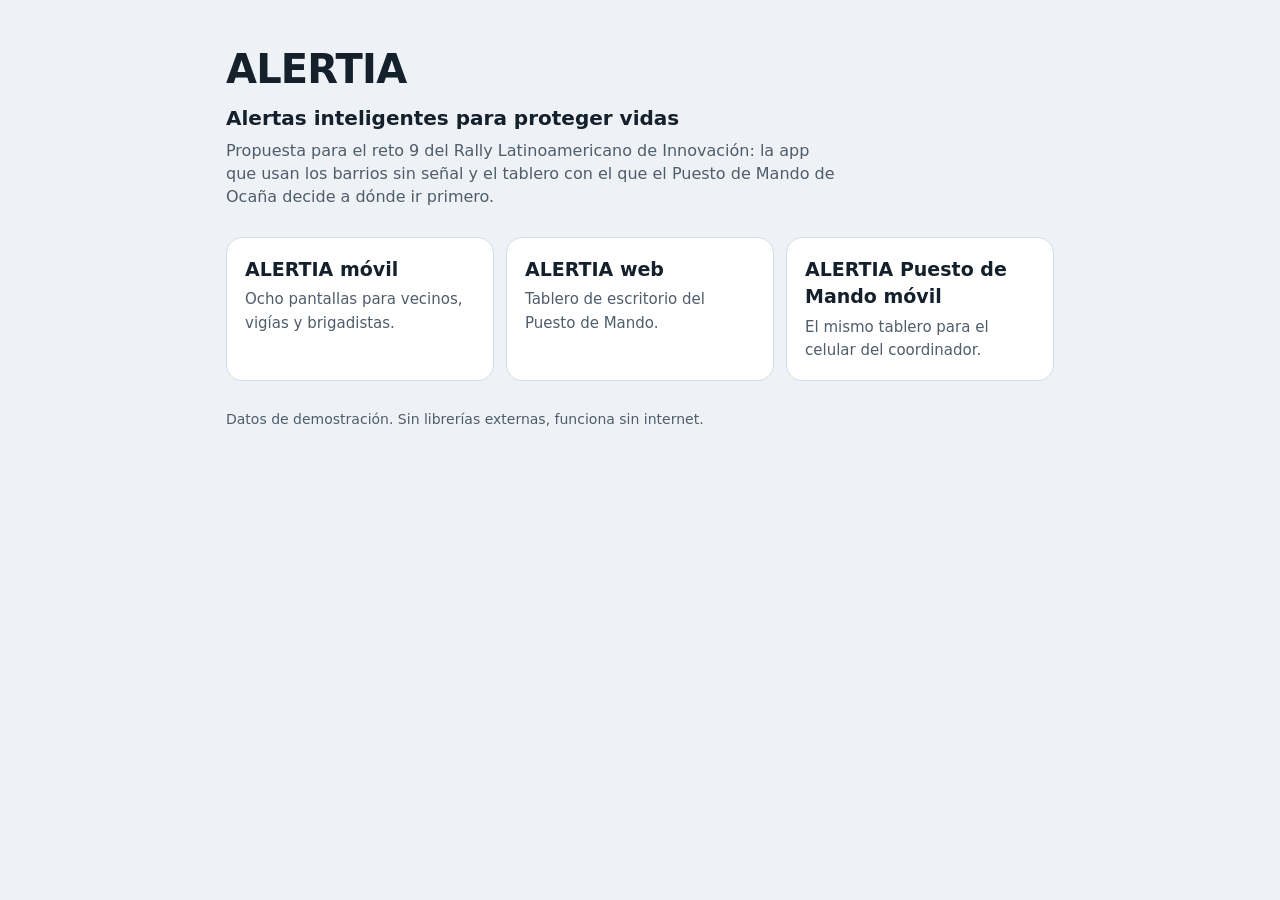
<file: index.html>
<!doctype html>
<html lang="es-CO">
<head>
<meta charset="utf-8">
<meta name="viewport" content="width=device-width, initial-scale=1">
<title>ALERTIA</title>
<style>
:root{--bg:#EEF1F5;--surface:#fff;--ink:#14202B;--ink2:#4F5D6B;--line:#D6DCE4}
@media (prefers-color-scheme:dark){:root{--bg:#0D131A;--surface:#16202A;--ink:#EAF0F5;--ink2:#A3B0BC;--line:#2C3A48}}
*{box-sizing:border-box}body{margin:0;font-family:Inter,system-ui,sans-serif;background:var(--bg);color:var(--ink);line-height:1.45}
main{max-width:860px;margin:0 auto;padding:40px 16px}
h1{font-size:clamp(28px,5vw,40px);margin:0 0 6px;letter-spacing:-.02em}p.lead{color:var(--ink2);margin:0 0 28px;max-width:60ch}
.grid{display:grid;gap:12px;grid-template-columns:repeat(auto-fit,minmax(240px,1fr))}
a.card{display:block;padding:18px;border:1px solid var(--line);border-radius:16px;background:var(--surface);color:inherit;text-decoration:none}
a.card:hover,a.card:focus-visible{border-color:var(--ink)}a.card b{display:block;font-size:19px;margin-bottom:4px}a.card span{color:var(--ink2);font-size:15px}
footer{margin-top:28px;color:var(--ink2);font-size:14px}
</style>
</head>
<body><main>
<h1>ALERTIA</h1>
<p class="lead" style="font-size:20px;color:var(--ink);margin-bottom:6px;font-weight:600">Alertas inteligentes para proteger vidas</p>
<p class="lead">Propuesta para el reto 9 del Rally Latinoamericano de Innovación: la app que usan los barrios sin señal y el tablero con el que el Puesto de Mando de Ocaña decide a dónde ir primero.</p>
<div class="grid">
<a class="card" href="alertia-movil/"><b>ALERTIA móvil</b><span>Ocho pantallas para vecinos, vigías y brigadistas.</span></a>
<a class="card" href="alertia-web/"><b>ALERTIA web</b><span>Tablero de escritorio del Puesto de Mando.</span></a>
<a class="card" href="alertia-pmu-movil/"><b>ALERTIA Puesto de Mando móvil</b><span>El mismo tablero para el celular del coordinador.</span></a>
</div>
<footer>Datos de demostración. Sin librerías externas, funciona sin internet.</footer>
</main></body></html>
</file>
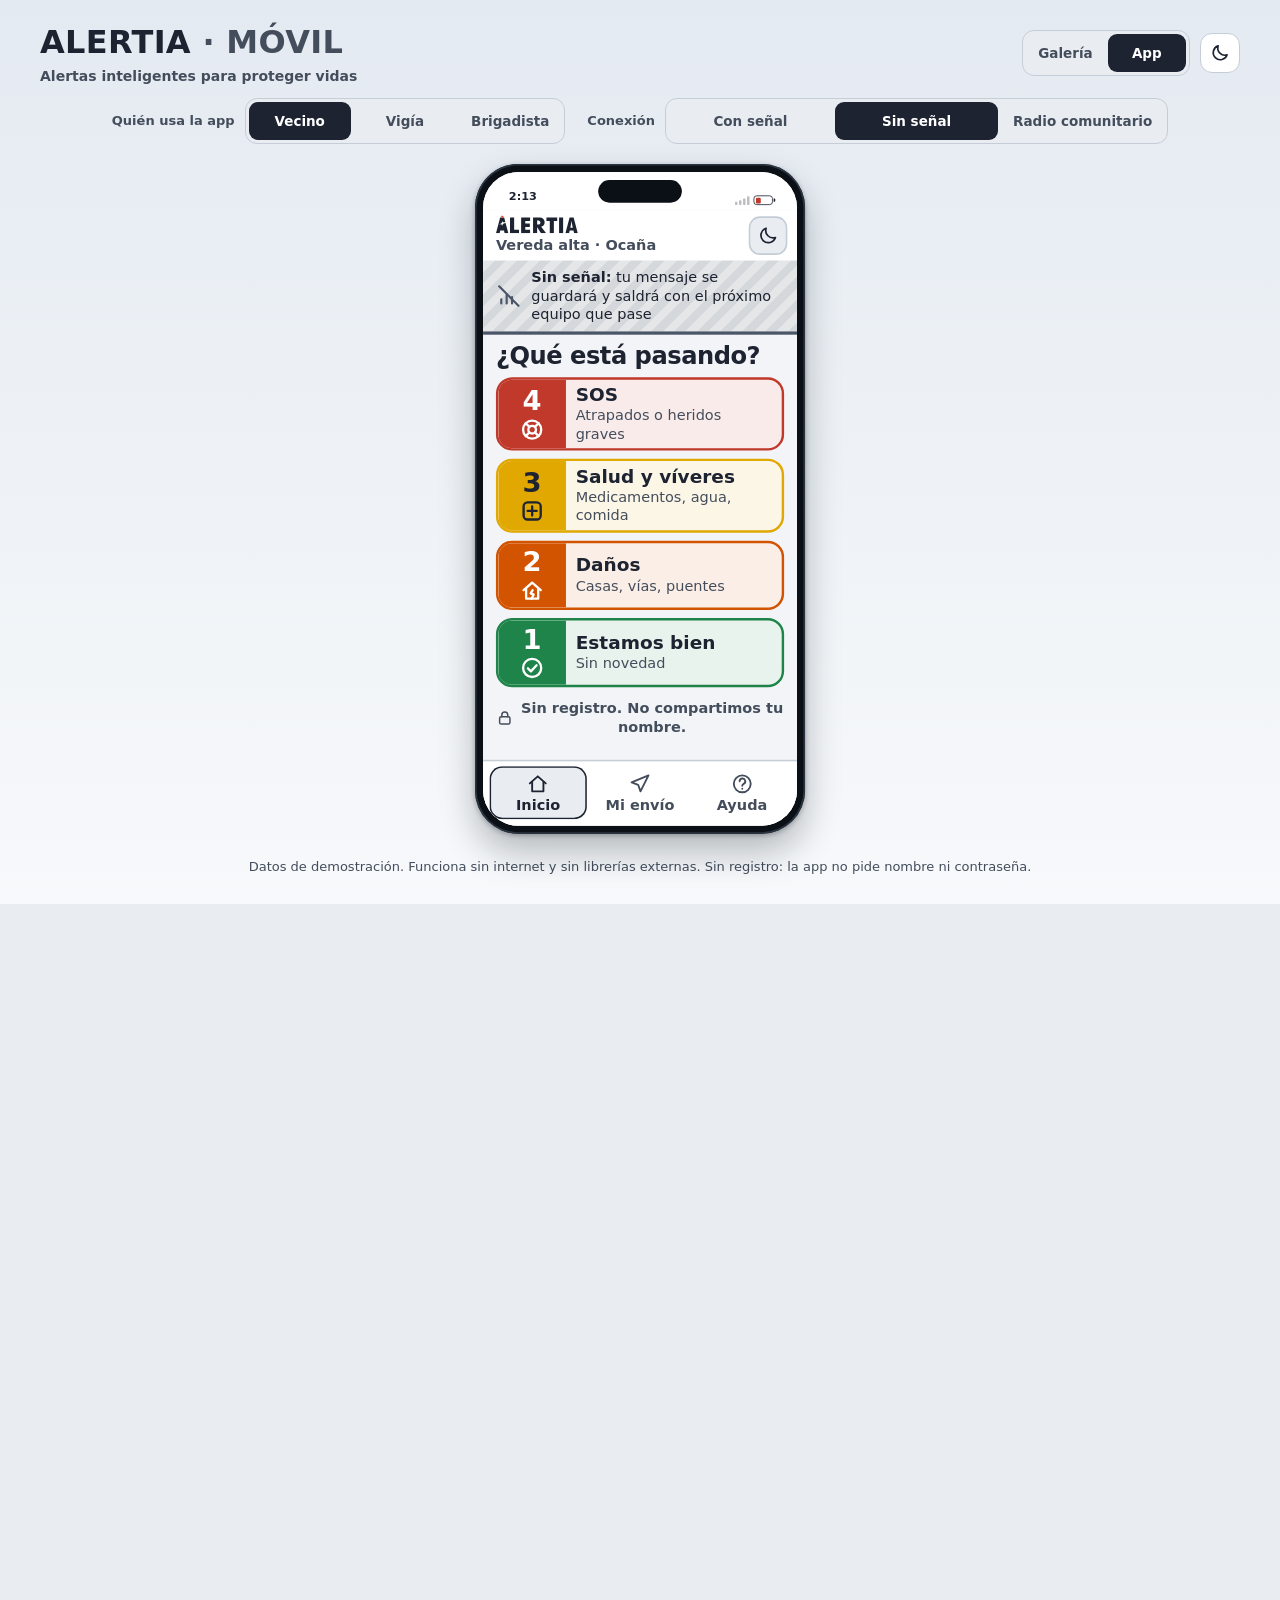
<file: alertia-movil/index.html>
<!doctype html>
<html lang="es-CO">
<head>
<meta charset="utf-8">
<meta name="viewport" content="width=device-width, initial-scale=1, viewport-fit=cover">
<meta name="color-scheme" content="light dark">
<meta name="theme-color" content="#1D2330">
<title>ALERTIA móvil</title>
<link rel="stylesheet" href="styles.css">
</head>
<body>

<header class="showcase" id="showcase">
  <div class="showcase-title"><h1>ALERTIA <span>· MÓVIL</span></h1><p class="tagline">Alertas inteligentes para proteger vidas</p></div>
  <div class="showcase-tools">
    <div class="pill-seg" role="group" aria-label="Vista de la demostración">
      <button type="button" data-action="view" data-view="gallery" aria-pressed="true">Galería</button>
      <button type="button" data-action="view" data-view="app" aria-pressed="false">App</button>
    </div>
    <button type="button" class="tool-btn" data-action="theme" data-theme-btn aria-label="Cambiar entre tema claro y oscuro"></button>
  </div>
</header>

<div class="demobar" id="demobar" hidden>
  <div class="grp">Quién usa la app
    <div class="pill-seg" role="group" aria-label="Quién usa la app">
      <button type="button" data-action="role" data-role="vecino" aria-pressed="true">Vecino</button>
      <button type="button" data-action="role" data-role="vigia" aria-pressed="false">Vigía</button>
      <button type="button" data-action="role" data-role="brigadista" aria-pressed="false">Brigadista</button>
    </div>
  </div>
  <div class="grp">Conexión
    <div class="pill-seg" role="group" aria-label="Estado de la conexión">
      <button type="button" data-action="conn" data-conn="con" aria-pressed="false">Con señal</button>
      <button type="button" data-action="conn" data-conn="sin" aria-pressed="true">Sin señal</button>
      <button type="button" data-action="conn" data-conn="radio" aria-pressed="false">Radio comunitario</button>
    </div>
  </div>
</div>

<main id="stage" class="stage"></main>

<footer class="showcase-foot" id="showcase-foot">
  Datos de demostración. Funciona sin internet y sin librerías externas. Sin registro: la app no pide nombre ni contraseña.
</footer>

<noscript><p style="padding:24px">Esta demostración necesita JavaScript activado.</p></noscript>
<script src="app.js"></script>
</body>
</html>
</file>
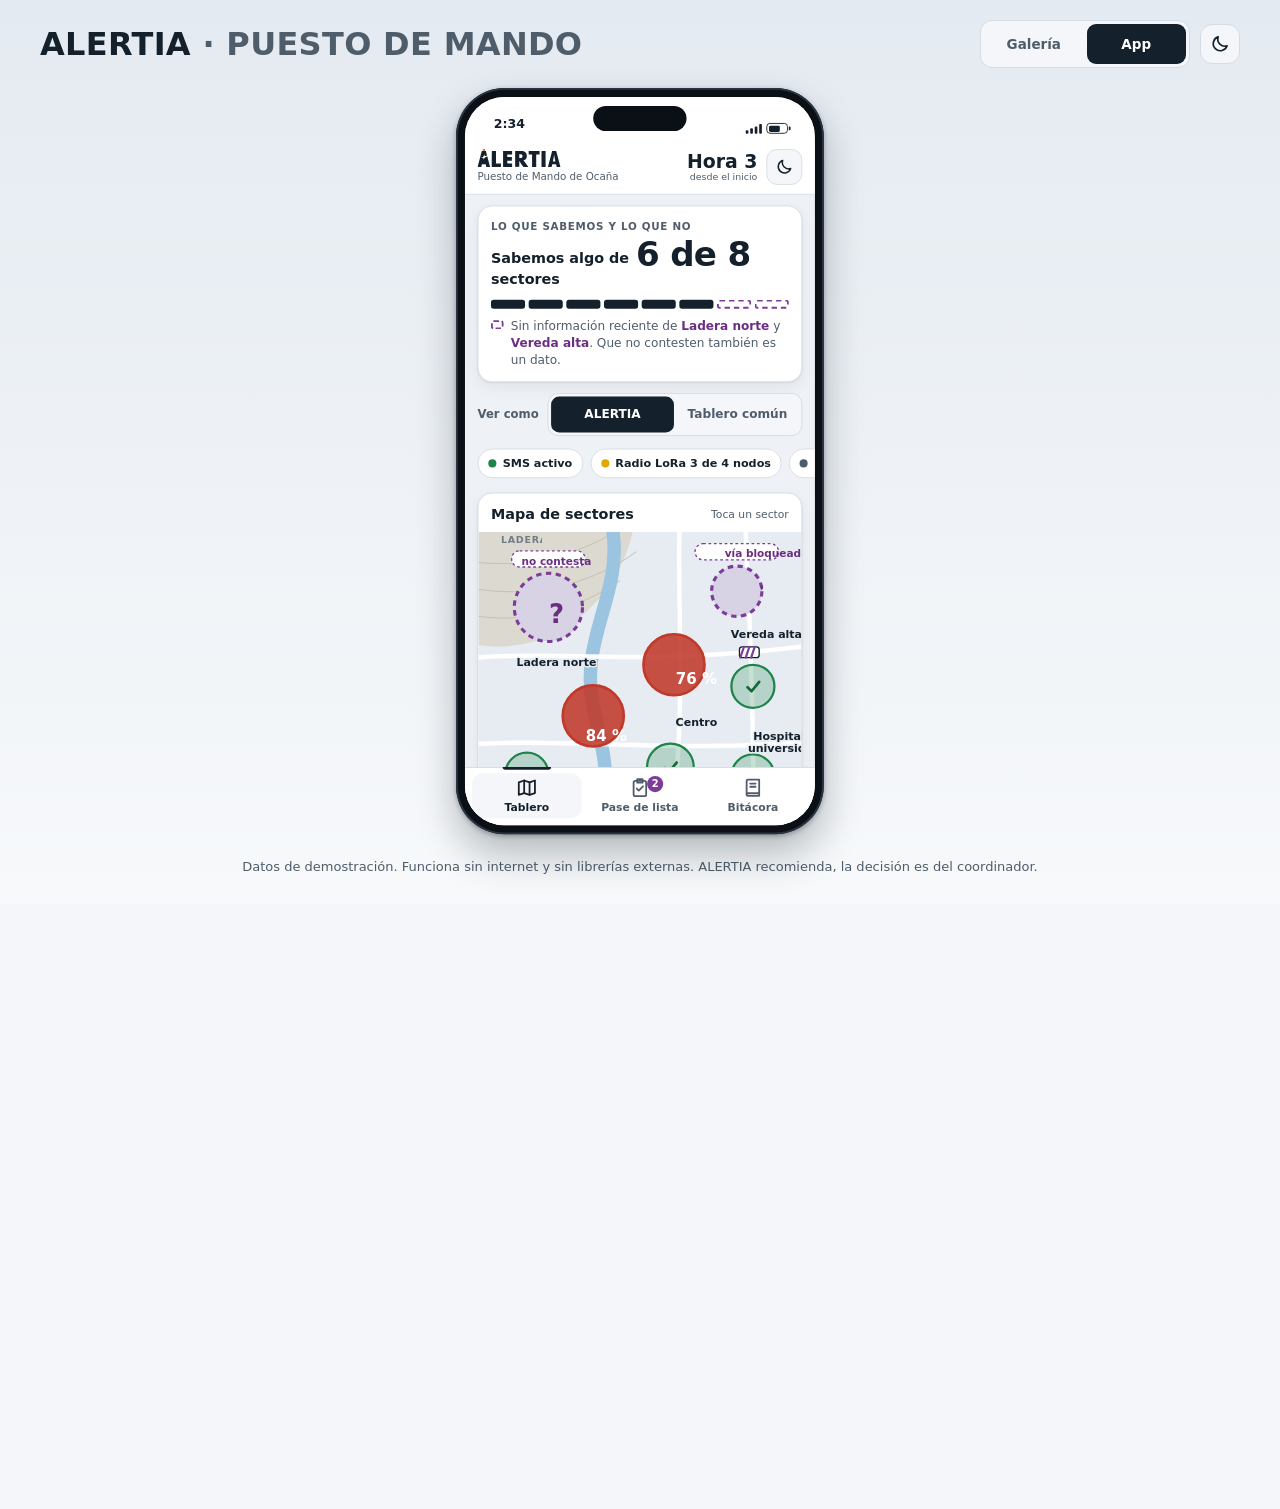
<file: alertia-pmu-movil/index.html>
<!doctype html>
<html lang="es-CO">
<head>
<meta charset="utf-8">
<meta name="viewport" content="width=device-width, initial-scale=1, viewport-fit=cover">
<meta name="color-scheme" content="light dark">
<meta name="theme-color" content="#14202B">
<title>ALERTIA Puesto de Mando móvil</title>
<link rel="stylesheet" href="styles.css">
</head>
<body>

<header class="showcase" id="showcase">
  <h1>ALERTIA <span>· PUESTO DE MANDO</span></h1>
  <div class="showcase-tools">
    <div class="seg" role="group" aria-label="Vista de la demostración">
      <button type="button" data-action="view" data-view="gallery" aria-pressed="true">Galería</button>
      <button type="button" data-action="view" data-view="app" aria-pressed="false">App</button>
    </div>
    <button type="button" class="icon-btn" data-action="theme" data-theme-btn aria-label="Cambiar entre tema claro y oscuro"></button>
  </div>
</header>

<main id="stage" class="stage"></main>

<footer class="showcase-foot" id="showcase-foot">
  Datos de demostración. Funciona sin internet y sin librerías externas. ALERTIA recomienda, la decisión es del coordinador.
</footer>

<noscript><p style="padding:24px">Esta demostración necesita JavaScript activado.</p></noscript>
<script src="app.js"></script>
</body>
</html>
</file>
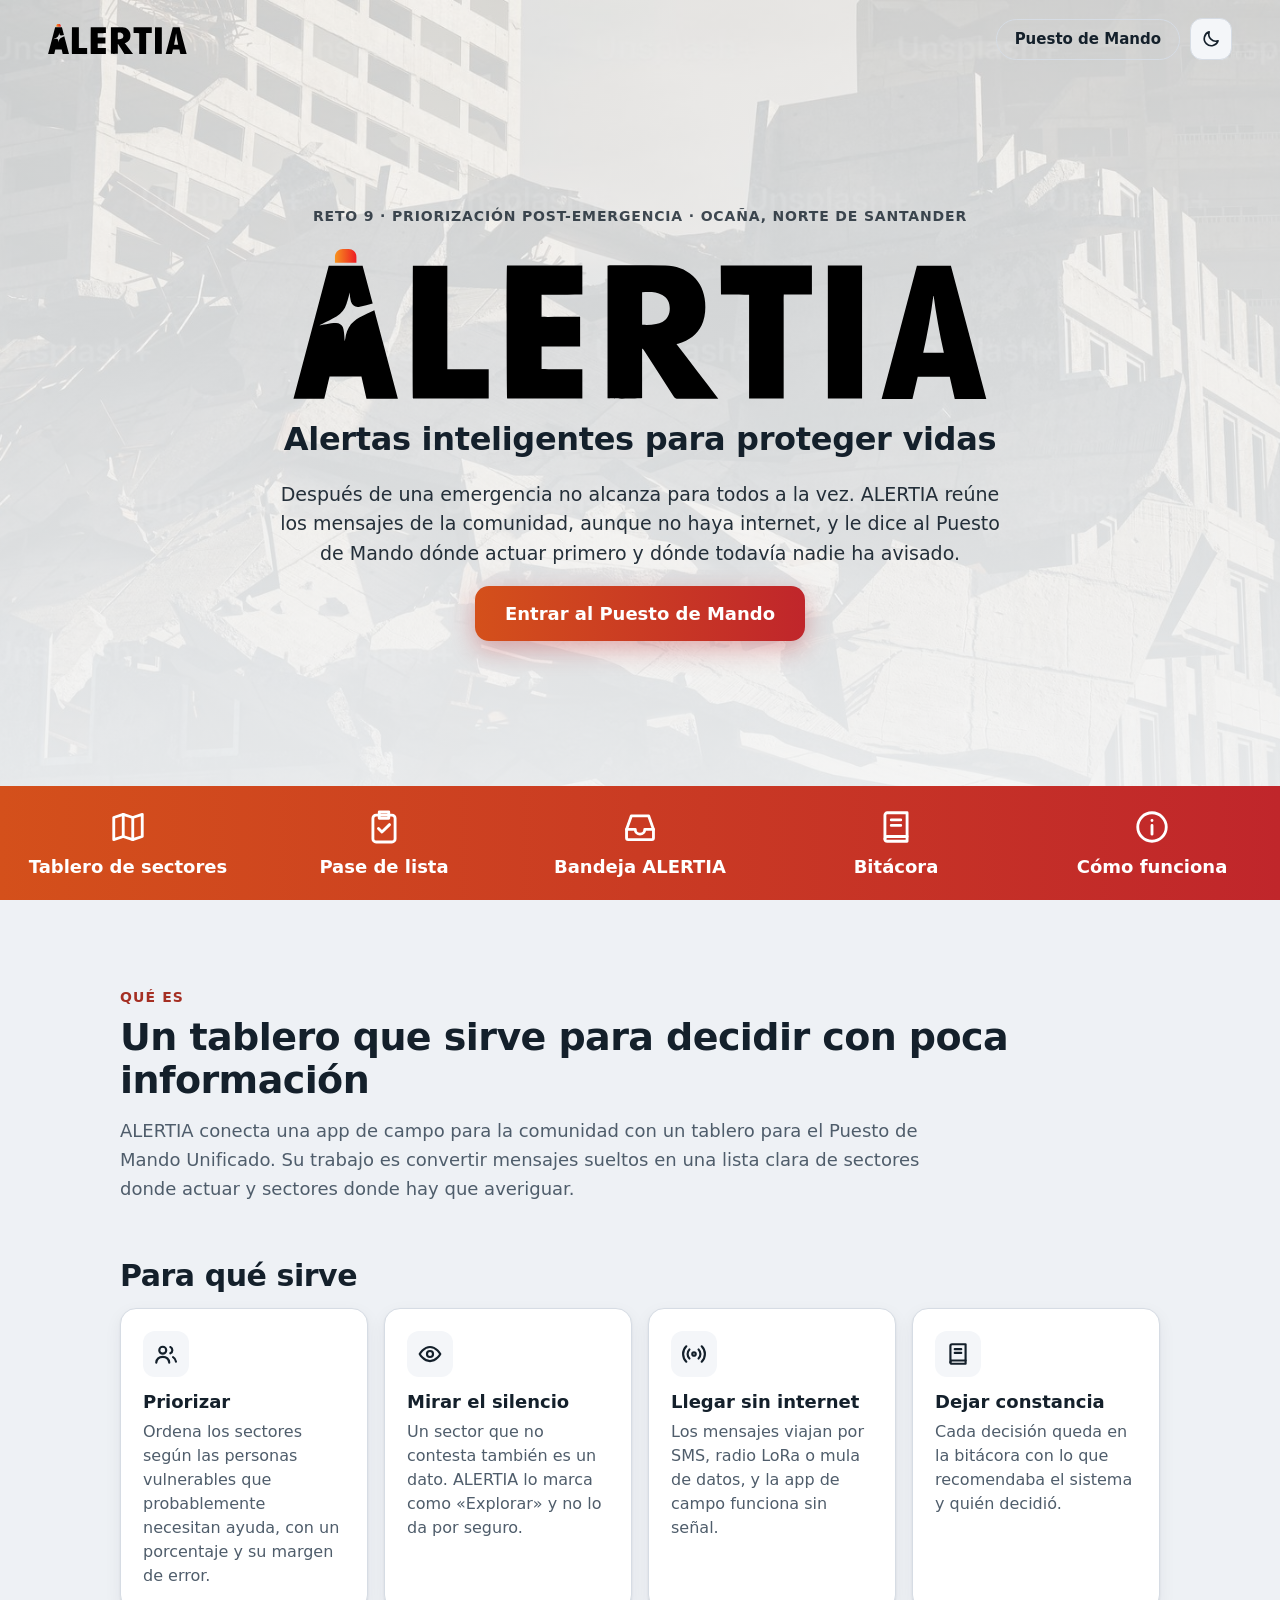
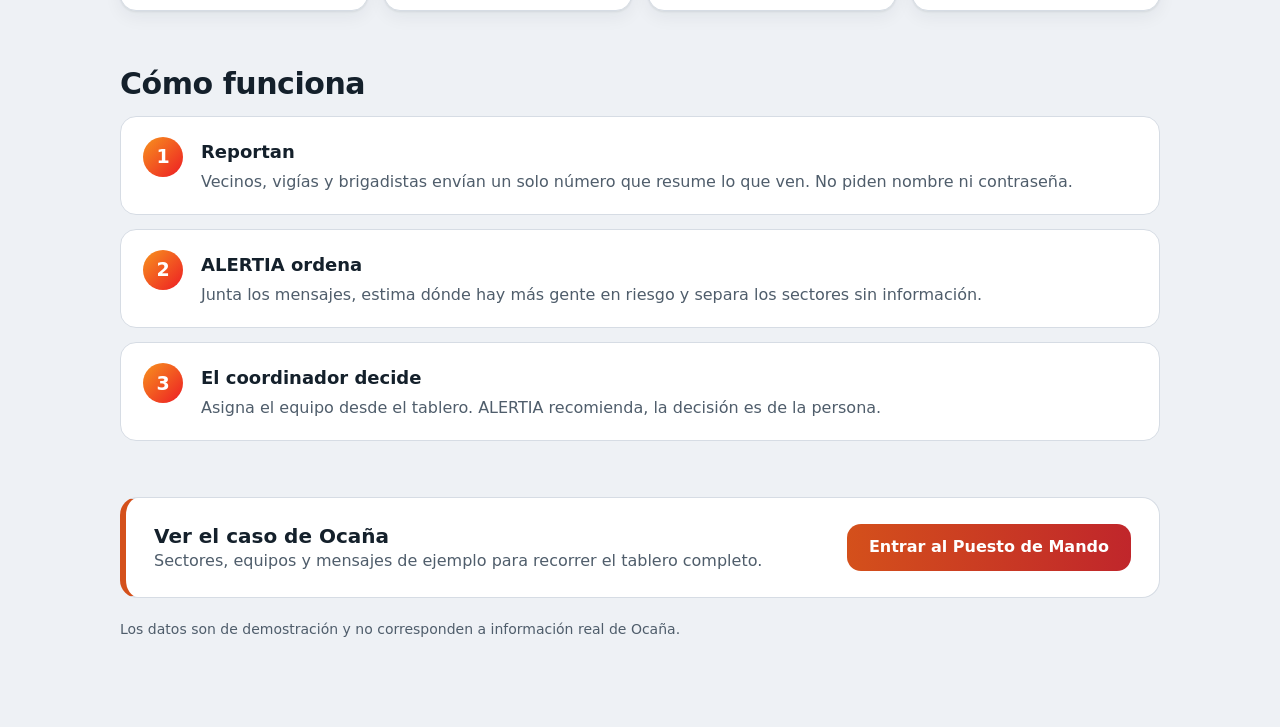
<file: alertia-web/index.html>
<!doctype html>
<html lang="es-CO">
<head>
<meta charset="utf-8">
<meta name="viewport" content="width=device-width, initial-scale=1, viewport-fit=cover">
<meta name="color-scheme" content="light dark">
<meta name="theme-color" content="#14202B">
<title>ALERTIA web</title>
<link rel="stylesheet" href="styles.css">
</head>
<body>
<div id="root"></div>
<noscript><p style="padding:24px">Esta demostración necesita JavaScript activado.</p></noscript>
<script src="app.js"></script>
</body>
</html>
</file>
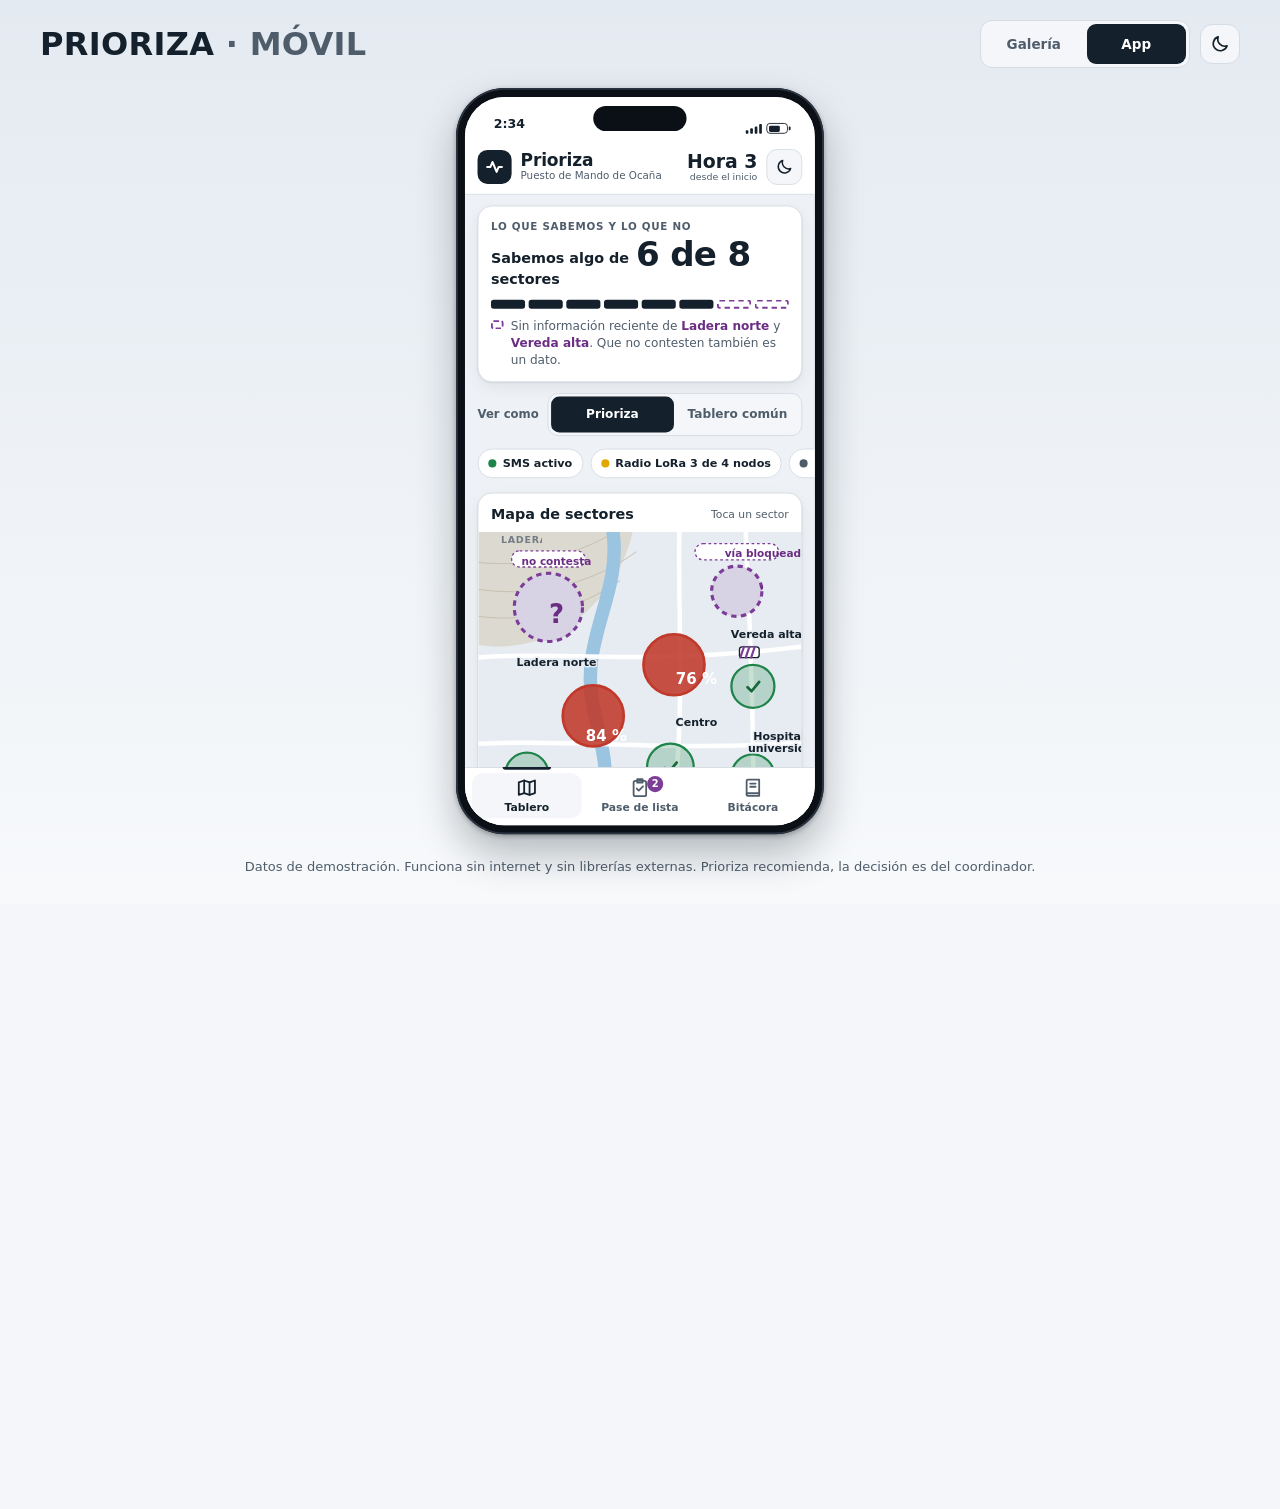
<file: prioriza-movil/index.html>
<!doctype html>
<html lang="es-CO">
<head>
<meta charset="utf-8">
<meta name="viewport" content="width=device-width, initial-scale=1, viewport-fit=cover">
<meta name="color-scheme" content="light dark">
<meta name="theme-color" content="#14202B">
<title>Prioriza móvil</title>
<link rel="stylesheet" href="styles.css">
</head>
<body>

<header class="showcase" id="showcase">
  <h1>PRIORIZA <span>· MÓVIL</span></h1>
  <div class="showcase-tools">
    <div class="seg" role="group" aria-label="Vista de la demostración">
      <button type="button" data-action="view" data-view="gallery" aria-pressed="true">Galería</button>
      <button type="button" data-action="view" data-view="app" aria-pressed="false">App</button>
    </div>
    <button type="button" class="icon-btn" data-action="theme" data-theme-btn aria-label="Cambiar entre tema claro y oscuro"></button>
  </div>
</header>

<main id="stage" class="stage"></main>

<footer class="showcase-foot" id="showcase-foot">
  Datos de demostración. Funciona sin internet y sin librerías externas. Prioriza recomienda, la decisión es del coordinador.
</footer>

<noscript><p style="padding:24px">Esta demostración necesita JavaScript activado.</p></noscript>
<script src="app.js"></script>
</body>
</html>
</file>
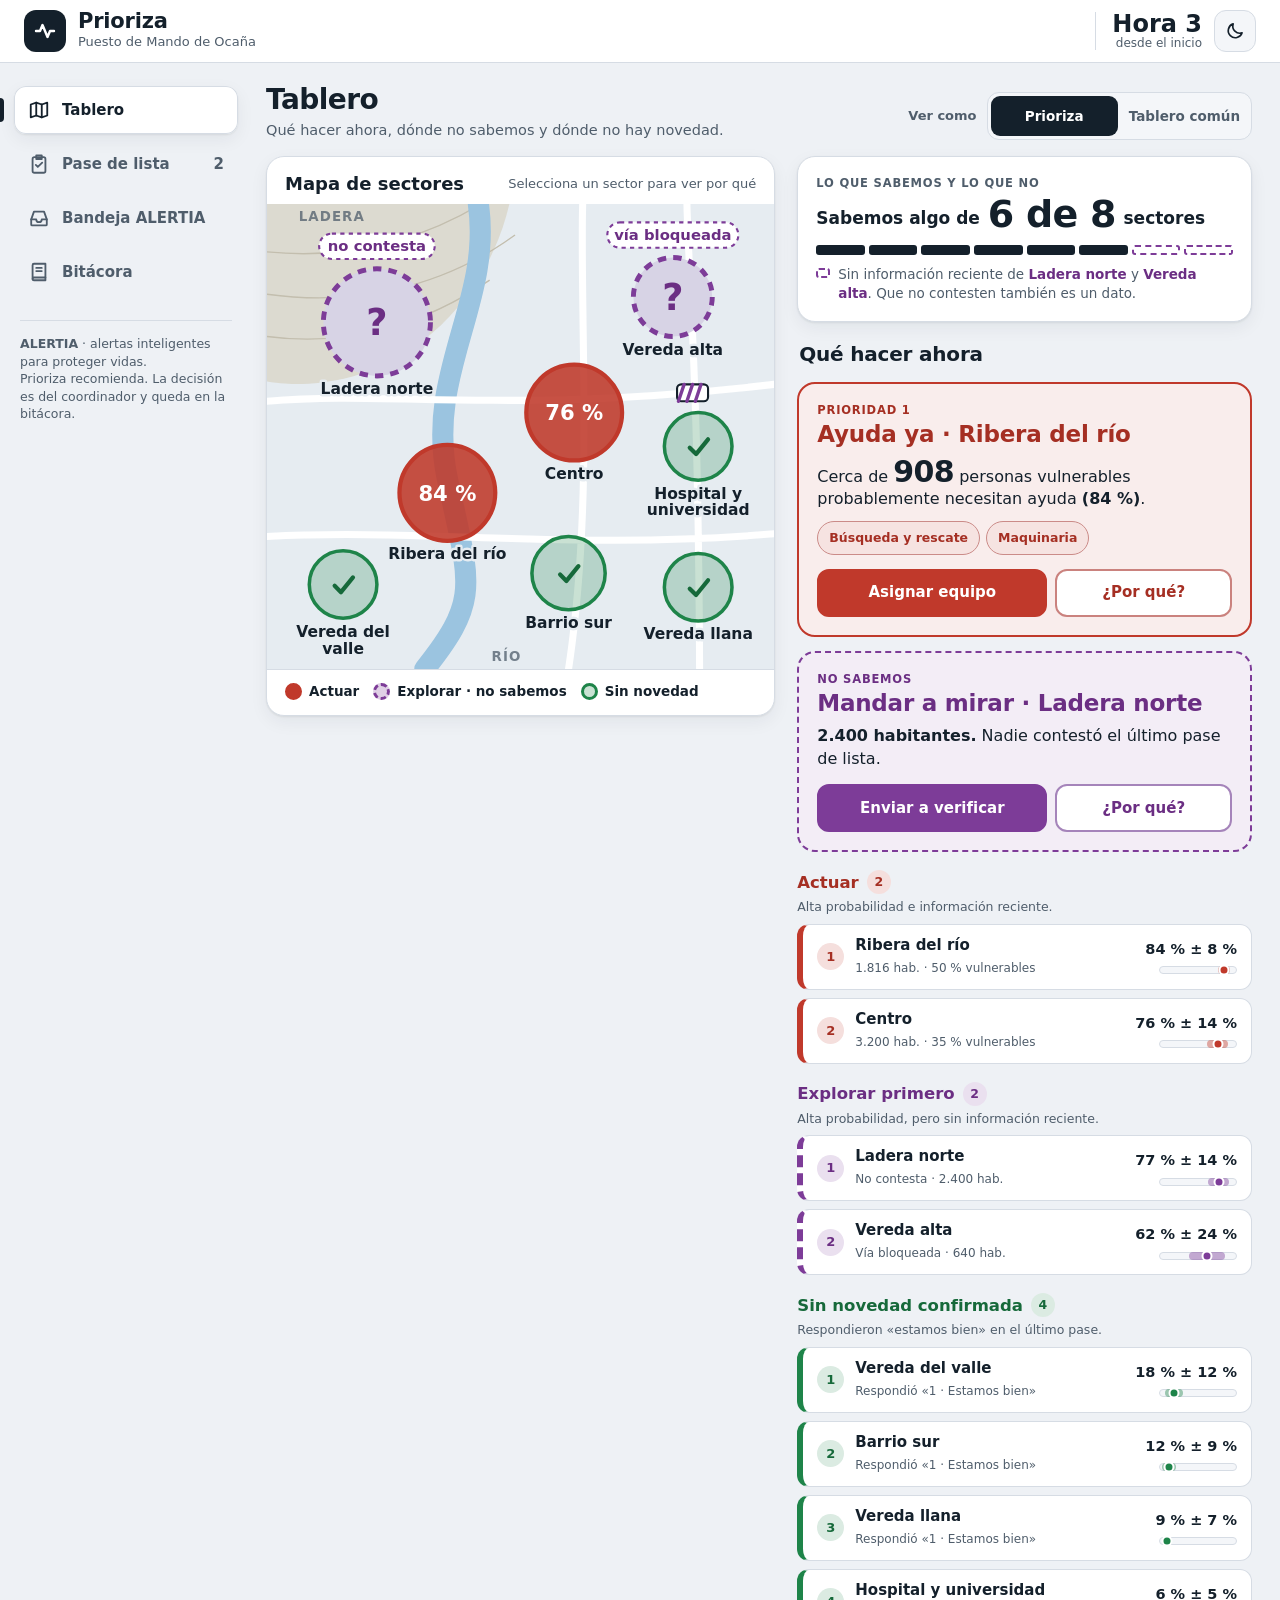
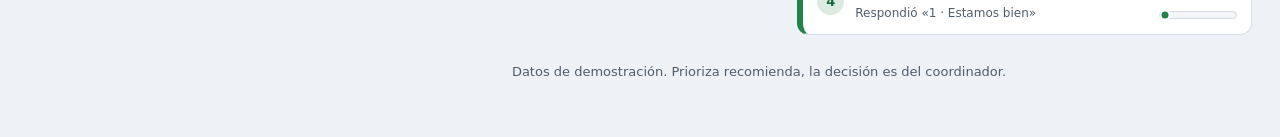
<file: prioriza-web/index.html>
<!doctype html>
<html lang="es-CO">
<head>
<meta charset="utf-8">
<meta name="viewport" content="width=device-width, initial-scale=1, viewport-fit=cover">
<meta name="color-scheme" content="light dark">
<meta name="theme-color" content="#14202B">
<title>Prioriza web</title>
<link rel="stylesheet" href="styles.css">
</head>
<body>
<div id="root"></div>
<noscript><p style="padding:24px">Esta demostración necesita JavaScript activado.</p></noscript>
<script src="app.js"></script>
</body>
</html>
</file>
<file: alertia-movil/styles.css>
/* ==========================================================
   ALERTIA · móvil
   Colores de triaje fijos: SOS #C0392B, Salud y víveres #E0A800,
   Daños #D35400, Estamos bien #1E8449, Pendiente #7D3C98.
   Texto mínimo 18 px y botones de 72 px o más dentro de la app.
   ========================================================== */

:root {
  --bg: #F2F4F7;
  --surface: #FFFFFF;
  --surface-2: #E9EDF2;
  --ink: #1D2330;
  --ink-2: #444D5C;
  --line: #C5CDD7;

  --sos: #C0392B;
  --salud: #E0A800;
  --danos: #D35400;
  --bien: #1E8449;
  --pend: #7D3C98;

  /* versiones para texto sobre fondos claros */
  --sos-t: #A52F23;
  --salud-t: #735400;
  --danos-t: #A83F00;
  --bien-t: #16693A;
  --pend-t: #6B2E83;

  /* estado de la red: no usan los colores de triaje */
  --net-on: #1D5FBF;
  --net-radio: #0C7A82;
  --net-off: #4A5568;

  --map-bg: #E6ECF1;
  --map-slope: #D8D4C6;
  --map-contour: #C3BEAE;
  --map-river: #9BC4E0;
  --map-road: #FFFFFF;

  --shadow: 0 1px 2px rgba(20, 32, 43, .08), 0 6px 18px rgba(20, 32, 43, .06);
  --focus: #1F6FEB;
  --showcase-bg: linear-gradient(180deg, #E4EAF1 0%, #F7F9FB 100%);
  color-scheme: light;
}

html[data-theme="dark"] {
  --bg: #0C1117;
  --surface: #151D26;
  --surface-2: #1E2833;
  --ink: #F1F4F8;
  --ink-2: #B7C2CD;
  --line: #3A4857;

  --sos-t: #FF9488;
  --salud-t: #F5CC55;
  --danos-t: #FF9F63;
  --bien-t: #6FD99A;
  --pend-t: #D6AEEA;

  --net-on: #6BA6FF;
  --net-radio: #4FD0D8;
  --net-off: #A5B3C1;

  --map-bg: #19242F;
  --map-slope: #27302F;
  --map-contour: #34403E;
  --map-river: #2D5A78;
  --map-road: #2C3B49;

  --shadow: none;
  --focus: #6BA6FF;
  --showcase-bg: linear-gradient(180deg, #0A0F14 0%, #111A22 100%);
  color-scheme: dark;
}

@media (prefers-color-scheme: dark) {
  html:not([data-theme="light"]) {
    --bg: #0C1117;
    --surface: #151D26;
    --surface-2: #1E2833;
    --ink: #F1F4F8;
    --ink-2: #B7C2CD;
    --line: #3A4857;
    --sos-t: #FF9488;
    --salud-t: #F5CC55;
    --danos-t: #FF9F63;
    --bien-t: #6FD99A;
    --pend-t: #D6AEEA;
    --net-on: #6BA6FF;
    --net-radio: #4FD0D8;
    --net-off: #A5B3C1;
    --map-bg: #19242F;
    --map-slope: #27302F;
    --map-contour: #34403E;
    --map-river: #2D5A78;
    --map-road: #2C3B49;
    --shadow: none;
    --focus: #6BA6FF;
    --showcase-bg: linear-gradient(180deg, #0A0F14 0%, #111A22 100%);
    color-scheme: dark;
  }
}

/* color por significado: --c es el color, --ct el color para texto, --on el texto sobre --c */
.k-sos { --c: var(--sos); --ct: var(--sos-t); --on: #fff; }
.k-salud { --c: var(--salud); --ct: var(--salud-t); --on: #1D2330; }
.k-danos { --c: var(--danos); --ct: var(--danos-t); --on: #fff; }
.k-bien { --c: var(--bien); --ct: var(--bien-t); --on: #fff; }
.k-pend { --c: var(--pend); --ct: var(--pend-t); --on: #fff; }
.k-neutro { --c: var(--ink); --ct: var(--ink); --on: var(--surface); }
.net-con { --c: var(--net-on); }
.net-radio { --c: var(--net-radio); }
.net-sin { --c: var(--net-off); }

/* ---------- base ---------- */
* { box-sizing: border-box; margin: 0; }
html { -webkit-text-size-adjust: 100%; min-height: 100%; background: var(--surface-2); }
body {
  font-family: Inter, system-ui, -apple-system, "Segoe UI", Roboto, "Helvetica Neue", Arial, sans-serif;
  background: var(--showcase-bg);
  color: var(--ink);
  min-height: 100dvh;
  line-height: 1.4;
  -webkit-font-smoothing: antialiased;
}
button { font: inherit; color: inherit; background: none; border: 0; padding: 0; cursor: pointer; text-align: inherit; -webkit-tap-highlight-color: transparent; }
button:disabled { cursor: not-allowed; }
ol, ul { list-style: none; padding: 0; }
h1, h2, h3, p, output { margin: 0; }
:focus-visible { outline: 4px solid var(--focus); outline-offset: 2px; }
.ic { width: 1.25em; height: 1.25em; flex: none; }
[hidden] { display: none !important; }

/* ---------- cabecera de la demostración ---------- */
.showcase {
  display: flex; align-items: center; justify-content: space-between; gap: 16px;
  max-width: 1400px; margin: 0 auto; padding: 20px clamp(16px, 4vw, 40px) 8px;
}
.showcase h1 { font-size: clamp(22px, 3vw, 32px); font-weight: 800; letter-spacing: .01em; }
.showcase h1 span { font-weight: 600; color: var(--ink-2); }
.showcase-title { min-width: 0; }
.tagline { margin-top: 2px; font-size: 14px; font-weight: 600; color: var(--ink-2); }
.showcase-tools { display: flex; align-items: center; gap: 10px; }
.showcase-foot { text-align: center; font-size: 13px; color: var(--ink-2); padding: 4px 16px 28px; }
.stage { display: flex; justify-content: center; padding: 12px 16px 20px; }

.pill-seg { display: inline-grid; grid-auto-flow: column; grid-auto-columns: 1fr; gap: 3px; padding: 3px; background: var(--surface-2); border: 1px solid var(--line); border-radius: 12px; }
.pill-seg button { min-height: 38px; padding: 0 12px; border-radius: 9px; font-weight: 700; font-size: 13.5px; text-align: center; color: var(--ink-2); white-space: nowrap; }
.pill-seg button[aria-pressed="true"] { background: var(--ink); color: var(--surface); }
.tool-btn { width: 40px; height: 40px; border-radius: 12px; display: grid; place-items: center; border: 1px solid var(--line); background: var(--surface); }
.tool-btn .ic { width: 20px; height: 20px; }

.demobar { max-width: 1400px; margin: 0 auto; padding: 4px clamp(16px, 4vw, 40px) 8px; display: flex; flex-wrap: wrap; gap: 8px 22px; align-items: center; justify-content: center; }
.demobar .grp { display: flex; align-items: center; gap: 10px; font-size: 13px; font-weight: 700; color: var(--ink-2); }

/* ---------- galería de teléfonos ---------- */
.gallery {
  --gs: .72;
  display: grid; justify-content: center; gap: 30px 26px; width: 100%; max-width: 1900px;
  grid-template-columns: repeat(auto-fill, calc(410px * var(--gs)));
}
.gal-item { display: flex; flex-direction: column; align-items: center; gap: 12px; }
.gal-open { cursor: pointer; border-radius: 52px; transition: transform .15s; }
.gal-open:hover { transform: translateY(-3px); }
.gal-open .phone { pointer-events: none; }
.gal-cap { font-weight: 800; font-size: 15px; text-align: center; max-width: 290px; }
.gal-cap small { display: block; font-weight: 500; font-size: 12.5px; color: var(--ink-2); margin-top: 2px; }

/* ---------- marco del teléfono ---------- */
.phone-wrap { --s: 1; width: calc(410px * var(--s)); height: calc(832px * var(--s)); position: relative; flex: none; }
.gallery .phone-wrap { --s: var(--gs); }
.phone {
  width: 410px; height: 832px; padding: 10px; border-radius: 54px; background: #0B1016;
  transform: scale(var(--s)); transform-origin: 0 0; position: relative;
  box-shadow: 0 22px 44px rgba(10, 20, 30, .28), 0 2px 6px rgba(10, 20, 30, .3), inset 0 0 0 2px #2A3541;
}
.screen { position: relative; height: 100%; border-radius: 44px; overflow: hidden; background: var(--bg); display: flex; flex-direction: column; isolation: isolate; }
.notch { position: absolute; top: 10px; left: 50%; translate: -50% 0; width: 104px; height: 28px; border-radius: 20px; background: #0B1016; z-index: 30; }
.statusbar {
  flex: none; height: 48px; display: flex; align-items: flex-end; justify-content: space-between;
  padding: 0 30px 7px 32px; font-size: 14px; font-weight: 700; background: var(--surface); color: var(--ink);
}
.statusbar .sb-r { display: flex; gap: 5px; align-items: center; }
.sb-sig { display: inline-flex; align-items: flex-end; gap: 2px; height: 11px; }
.sb-sig i { width: 3px; background: currentColor; border-radius: 1px; }
.sb-sig.off i { opacity: .3; }
.sb-bat { width: 24px; height: 12px; border: 1.5px solid currentColor; border-radius: 4px; position: relative; padding: 1.5px; }
.sb-bat::after { content: ""; position: absolute; right: -4px; top: 3px; width: 2px; height: 4px; background: currentColor; border-radius: 0 1px 1px 0; }
.sb-bat i { display: block; height: 100%; width: 34%; background: var(--sos); border-radius: 1.5px; }

/* ---------- app ---------- */
.app { flex: 1; min-height: 0; display: flex; flex-direction: column; position: relative; background: var(--bg); font-size: 18px; line-height: 1.35; }
.topbar { flex: none; display: flex; align-items: center; gap: 12px; padding: 6px 12px 6px 16px; background: var(--surface); min-height: 62px; }
.logo { width: 44px; height: 44px; border-radius: 14px; background: var(--ink); color: var(--surface); display: grid; place-items: center; flex: none; }
.logo .ic { width: 28px; height: 28px; stroke-width: 2.3; }
.backbtn { width: 48px; height: 48px; border-radius: 14px; border: 3px solid var(--ink); display: grid; place-items: center; flex: none; background: var(--surface); }
.backbtn .ic { width: 28px; height: 28px; stroke-width: 2.6; }
.brand { flex: 1; min-width: 0; }
.brand b { display: block; font-size: 21px; font-weight: 800; letter-spacing: -.01em; line-height: 1.1; }
.brand small { display: block; font-size: 18px; font-weight: 600; color: var(--ink-2); white-space: nowrap; overflow: hidden; text-overflow: ellipsis; }
.theme-btn { width: 48px; height: 48px; border-radius: 14px; border: 2px solid var(--line); display: grid; place-items: center; flex: none; background: var(--surface-2); }
.theme-btn .ic { width: 26px; height: 26px; }

.connbar { flex: none; display: flex; align-items: center; gap: 12px; padding: 10px 16px; min-height: 58px; border-bottom: 4px solid var(--c); background: color-mix(in srgb, var(--c) 15%, var(--surface)); font-size: 18px; line-height: 1.25; }
.connbar .ic { width: 32px; height: 32px; color: var(--c); }
.connbar p b { font-weight: 800; }
.connbar.net-sin { background-image: repeating-linear-gradient(135deg, transparent 0 10px, color-mix(in srgb, var(--c) 10%, transparent) 10px 20px); }

.content { flex: 1; min-height: 0; overflow-y: auto; overscroll-behavior: contain; padding: 10px 16px 22px; scrollbar-width: thin; }
.content:focus { outline: none; }
.stack { display: grid; grid-template-columns: minmax(0, 1fr); gap: 10px; align-content: start; }

.tabbar { flex: none; display: grid; grid-auto-flow: column; grid-auto-columns: 1fr; gap: 6px; background: var(--surface); border-top: 2px solid var(--line); padding: 6px 8px calc(8px + env(safe-area-inset-bottom, 0px)); }
.tab { position: relative; display: flex; flex-direction: column; align-items: center; justify-content: center; gap: 2px; min-height: 66px; padding: 4px; border-radius: 16px; font-size: 18px; font-weight: 700; line-height: 1.1; text-align: center; color: var(--ink-2); }
.tab .ic { width: 28px; height: 28px; }
.tab[aria-current="page"] { color: var(--ink); background: var(--surface-2); box-shadow: inset 0 0 0 2px var(--ink); }

/* ---------- textos ---------- */
.q { font-size: 30px; font-weight: 800; letter-spacing: -.02em; line-height: 1.12; }
.h1 { font-size: 26px; font-weight: 800; letter-spacing: -.015em; line-height: 1.15; }
.h2 { font-size: 22px; font-weight: 800; line-height: 1.2; }
.sub { font-size: 18px; font-weight: 600; color: var(--ink-2); }
.eyebrow { font-size: 18px; font-weight: 700; color: var(--ink-2); }
.priv { display: flex; align-items: center; justify-content: center; gap: 8px; text-align: center; font-size: 18px; color: var(--ink-2); font-weight: 600; padding: 4px 0 0; }
.priv .ic { width: 22px; height: 22px; }

/* ---------- botones ---------- */
.btn { min-height: 72px; padding: 0 16px; border-radius: 18px; font-weight: 800; font-size: 21px; line-height: 1.12; display: inline-flex; align-items: center; justify-content: center; gap: 10px; text-align: center; border: 3px solid var(--c, var(--ink)); background: var(--surface); color: var(--ink); }
.btn .ic { width: 28px; height: 28px; }
.btn.primary { background: var(--c, var(--ink)); color: var(--on, var(--surface)); }
.btn.block { width: 100%; }
.btn:disabled { opacity: .5; }

/* botones de triaje */
.tri { display: grid; grid-template-columns: 84px minmax(0, 1fr); align-items: stretch; width: 100%; min-height: 80px; border-radius: 20px; overflow: hidden; border: 3px solid var(--c); background: color-mix(in srgb, var(--c) 10%, var(--surface)); text-align: left; position: relative; }
.tri .num { display: flex; flex-direction: column; align-items: center; justify-content: center; gap: 4px; background: var(--c); color: var(--on); padding: 6px 0; }
.tri .num b { font-size: 34px; line-height: 1; font-weight: 800; font-variant-numeric: tabular-nums; }
.tri .num .ic { width: 30px; height: 30px; stroke-width: 2.3; }
.tri .txt { display: flex; flex-direction: column; justify-content: center; gap: 1px; padding: 7px 12px; min-width: 0; }
.tri .txt b { font-size: 23px; font-weight: 800; line-height: 1.1; color: var(--ink); }
.tri .txt span { font-size: 18px; line-height: 1.25; color: var(--ink-2); font-weight: 500; }
.tri[aria-pressed="true"] { box-shadow: 0 0 0 4px var(--ink); }

/* ---------- detalles ---------- */
.dhead { display: flex; align-items: center; gap: 14px; padding: 12px 16px; border-radius: 20px; background: var(--c); color: var(--on); }
.dhead .num { display: flex; align-items: center; gap: 8px; }
.dhead .num b { font-size: 44px; line-height: 1; font-weight: 800; }
.dhead .num .ic { width: 38px; height: 38px; stroke-width: 2.3; }
.dhead h1 { font-size: 34px; font-weight: 800; letter-spacing: -.02em; line-height: 1.05; }
.dhead p { font-size: 18px; font-weight: 600; opacity: .95; }
.blk { display: grid; gap: 10px; padding: 14px; border-radius: 20px; background: var(--surface); border: 2px solid var(--line); }
.blk > h2 { font-size: 21px; font-weight: 800; line-height: 1.2; }
.blk > h2 small { font-weight: 600; color: var(--ink-2); font-size: 18px; }
.counter { display: grid; grid-template-columns: 72px minmax(0, 1fr) 72px; gap: 10px; align-items: center; }
.sbtn { width: 72px; height: 72px; border-radius: 18px; border: 3px solid var(--ink); display: grid; place-items: center; background: var(--surface); }
.sbtn .ic { width: 34px; height: 34px; stroke-width: 3; }
.sbtn:disabled { opacity: .35; }
.cnum { text-align: center; font-size: 60px; font-weight: 800; line-height: 1; font-variant-numeric: tabular-nums; letter-spacing: -.02em; }
.opts { display: grid; grid-auto-flow: column; grid-auto-columns: 1fr; gap: 8px; }
.opts button { min-height: 72px; border-radius: 16px; border: 3px solid var(--line); background: var(--surface-2); font-size: 21px; font-weight: 800; text-align: center; display: flex; align-items: center; justify-content: center; gap: 6px; padding: 0 6px; }
.opts button[aria-pressed="true"] { border-color: var(--ink); background: var(--ink); color: var(--surface); }
.opts .ic { width: 24px; height: 24px; stroke-width: 3; }
.chips { display: flex; flex-wrap: wrap; gap: 8px; }
.chip { display: inline-flex; align-items: center; gap: 8px; min-height: 56px; padding: 6px 16px; border-radius: 28px; border: 3px solid var(--line); background: var(--surface-2); font-size: 18px; font-weight: 700; line-height: 1.15; }
.chip .ic { width: 22px; height: 22px; stroke-width: 3; }
.chip[aria-pressed="true"] { border-color: var(--ink); background: var(--ink); color: var(--surface); }
.swrow { display: flex; align-items: center; gap: 14px; width: 100%; min-height: 72px; padding: 8px 14px; border-radius: 18px; border: 3px solid var(--line); background: var(--surface-2); font-size: 21px; font-weight: 800; line-height: 1.15; text-align: left; }
.swrow .lab { flex: 1; display: flex; align-items: center; gap: 10px; }
.swrow .lab .ic { width: 28px; height: 28px; }
.swrow .opc { font-size: 18px; font-weight: 600; color: var(--ink-2); }
.swrow .yn { font-size: 18px; font-weight: 800; min-width: 28px; text-align: right; }
.swrow .sw { width: 64px; height: 38px; border-radius: 19px; border: 3px solid var(--ink-2); background: var(--surface); position: relative; flex: none; }
.swrow .sw::after { content: ""; position: absolute; top: 3px; left: 3px; width: 26px; height: 26px; border-radius: 50%; background: var(--ink-2); transition: left .15s; }
.swrow[aria-checked="true"] { border-color: var(--ink); }
.swrow[aria-checked="true"] .sw { background: var(--ink); border-color: var(--ink); }
.swrow[aria-checked="true"] .sw::after { left: 29px; background: var(--surface); }

.footbar { flex: none; display: grid; gap: 10px; padding: 12px 16px calc(14px + env(safe-area-inset-bottom, 0px)); background: var(--surface); border-top: 2px solid var(--line); }
.footbar.two { grid-template-columns: minmax(0, 1.25fr) minmax(0, 1fr); }

/* ---------- estado del envío ---------- */
.tl { display: grid; }
.tl li { position: relative; display: flex; gap: 14px; padding: 0 0 20px; }
.tl li:last-child { padding-bottom: 0; }
.tl li::before { content: ""; position: absolute; left: 22px; top: 48px; bottom: 2px; width: 4px; border-radius: 2px; background: var(--line); }
.tl li:last-child::before { display: none; }
.tl li.done::before { background: var(--ink); }
.tl .tic { position: relative; width: 48px; height: 48px; border-radius: 50%; display: grid; place-items: center; flex: none; background: var(--surface-2); border: 3px solid var(--line); color: var(--ink-2); z-index: 1; }
.tl .tic .ic { width: 26px; height: 26px; stroke-width: 2.6; }
.tl li.done .tic { background: var(--ink); border-color: var(--ink); color: var(--surface); }
.tl li.wait .tic { background: var(--surface); border-color: var(--c); color: var(--c); }
.tl li.wait .tic::after { content: ""; position: absolute; inset: -8px; border-radius: 50%; border: 3px solid var(--c); opacity: 0; animation: pulse 1.9s ease-out infinite; }
.tl li.pend .tic { border-style: dashed; }
.tl .tx b { display: block; font-size: 22px; font-weight: 800; line-height: 1.2; padding-top: 2px; }
.tl .tx span { display: block; font-size: 18px; color: var(--ink-2); font-weight: 600; margin-top: 2px; }
.sumcard { display: grid; gap: 10px; padding: 14px; border-radius: 20px; background: var(--surface); border: 2px solid var(--line); border-left: 10px solid var(--c); }
.sumcard .top { display: flex; align-items: center; gap: 12px; }
.sumcard .top .num { width: 52px; height: 52px; border-radius: 14px; background: var(--c); color: var(--on); display: grid; place-items: center; flex: none; }
.sumcard .top .num .ic { width: 30px; height: 30px; stroke-width: 2.3; }
.sumcard .top b { font-size: 26px; font-weight: 800; line-height: 1.1; }
.kv { display: grid; grid-template-columns: auto minmax(0, 1fr); gap: 4px 12px; font-size: 18px; }
.kv dt { color: var(--ink-2); font-weight: 700; }
.kv dd { margin: 0; font-weight: 700; }
.note { display: flex; gap: 12px; align-items: flex-start; padding: 14px; border-radius: 18px; background: var(--surface); border: 2px solid var(--line); font-size: 18px; font-weight: 600; }
.note .ic { width: 28px; height: 28px; margin-top: 1px; }
.empty { display: grid; gap: 14px; justify-items: start; padding: 20px 16px; border: 3px dashed var(--line); border-radius: 20px; }

/* ---------- pase de lista ---------- */
.chip-r { display: inline-flex; align-items: center; gap: 8px; padding: 4px 12px; min-height: 40px; border-radius: 20px; font-size: 18px; font-weight: 800; border: 3px solid var(--c); background: color-mix(in srgb, var(--c) 15%, var(--surface)); color: var(--ink); }
.chip-r .ic { width: 22px; height: 22px; color: var(--ct); stroke-width: 2.4; }
.hist { display: grid; gap: 8px; }
.hist li { display: flex; align-items: center; justify-content: space-between; gap: 10px; padding: 8px 12px; min-height: 56px; border-radius: 14px; background: var(--surface); border: 2px solid var(--line); border-left: 8px solid var(--c); font-size: 18px; font-weight: 700; }
.hist li time { color: var(--ink-2); font-weight: 700; }
.sent { display: grid; gap: 12px; padding: 16px; border-radius: 20px; border: 3px solid var(--c); background: color-mix(in srgb, var(--c) 10%, var(--surface)); }
.sent .top { display: flex; align-items: center; gap: 12px; }
.sent .top .num { width: 56px; height: 56px; border-radius: 16px; background: var(--c); color: var(--on); display: grid; place-items: center; flex: none; }
.sent .top .num .ic { width: 32px; height: 32px; stroke-width: 2.4; }
.sent .top b { font-size: 24px; line-height: 1.12; font-weight: 800; }

/* ---------- tareas del brigadista ---------- */
.task { display: grid; gap: 10px; padding: 14px; border-radius: 22px; border: 3px solid var(--c); background: color-mix(in srgb, var(--c) 9%, var(--surface)); }
.task.dash { border-style: dashed; }
.task h2 { display: flex; align-items: flex-start; gap: 12px; font-size: 24px; font-weight: 800; line-height: 1.15; }
.task .tico { width: 48px; height: 48px; border-radius: 14px; background: var(--c); color: var(--on); display: grid; place-items: center; flex: none; }
.task .tico .ic { width: 28px; height: 28px; stroke-width: 2.3; }
.task p { font-size: 18px; font-weight: 500; }
.task p b { font-weight: 800; }
.task .enruta { display: flex; align-items: center; gap: 10px; font-weight: 800; color: var(--ink); }
.task .enruta .ic { width: 26px; height: 26px; color: var(--ct); }

.mapcard { padding: 0; overflow: hidden; border-radius: 20px; border: 2px solid var(--line); background: var(--surface); }
.map { display: block; width: 100%; height: auto; }
.map text { text-anchor: middle; font-family: inherit; }
.map-bg { fill: var(--map-bg); }
.map-slope { fill: var(--map-slope); opacity: .75; }
.map-contour { fill: none; stroke: var(--map-contour); stroke-width: 1; }
.map-river { fill: none; stroke: var(--map-river); stroke-width: 15; stroke-linecap: round; }
.map-road { fill: none; stroke: var(--map-road); stroke-width: 5; stroke-linecap: round; }
.map-lbl { font-size: 12px; font-weight: 800; letter-spacing: .08em; fill: var(--ink-2); opacity: .8; }
.route { fill: none; stroke: var(--c); stroke-width: 6; stroke-linecap: round; stroke-dasharray: 1 11; animation: march 1.1s linear infinite; }
.route-bg { fill: none; stroke: var(--surface); stroke-width: 11; stroke-linecap: round; opacity: .85; }
.pin-c { fill: var(--c); stroke: var(--surface); stroke-width: 3; }
.pin-t { font-size: 17px; font-weight: 800; fill: var(--ink); paint-order: stroke; stroke: var(--map-bg); stroke-width: 5px; stroke-linejoin: round; }
.pmu-sq { fill: var(--ink); stroke: var(--surface); stroke-width: 3; }
.pmu-t { font-size: 15px; font-weight: 800; fill: var(--ink); paint-order: stroke; stroke: var(--map-bg); stroke-width: 5px; stroke-linejoin: round; }
.offline { display: flex; align-items: center; gap: 10px; padding: 10px 14px; border-top: 2px solid var(--line); font-size: 18px; font-weight: 700; }
.offline .ic { width: 26px; height: 26px; color: var(--net-on); }

/* ---------- mula de datos ---------- */
.radar { --d: 220px; position: relative; display: grid; place-items: center; width: var(--d); height: var(--d); margin: 8px auto 6px; }
.radar.small { --d: 140px; margin: 2px auto; }
.rbtn { position: relative; z-index: 1; width: var(--d); height: var(--d); border-radius: 50%; background: var(--ink); color: var(--surface); display: flex; flex-direction: column; align-items: center; justify-content: center; gap: 6px; padding: 0 22px; text-align: center; font-size: 23px; font-weight: 800; line-height: 1.12; border: 6px solid color-mix(in srgb, var(--ink) 22%, var(--surface)); box-shadow: 0 0 0 10px color-mix(in srgb, var(--ink) 10%, transparent); }
.rbtn .ic { width: 46px; height: 46px; stroke-width: 2.1; }
.radar.small .rbtn { font-size: 18px; gap: 2px; }
.radar.small .rbtn .ic { width: 34px; height: 34px; }
.radar.scan::before, .radar.scan::after { content: ""; position: absolute; inset: 0; border-radius: 50%; border: 4px solid var(--net-radio); opacity: 0; animation: ring 1.7s ease-out infinite; }
.radar.scan::after { animation-delay: .85s; }
.result { display: grid; gap: 12px; }
.counts { display: grid; grid-template-columns: repeat(2, minmax(0, 1fr)); gap: 10px; }
.count { display: flex; align-items: center; gap: 10px; min-height: 76px; padding: 8px 12px; border-radius: 18px; border: 3px solid var(--c); background: color-mix(in srgb, var(--c) 11%, var(--surface)); }
.count .ico { width: 44px; height: 44px; border-radius: 12px; background: var(--c); color: var(--on); display: grid; place-items: center; flex: none; }
.count .ico .ic { width: 26px; height: 26px; stroke-width: 2.3; }
.count b { display: block; font-size: 32px; font-weight: 800; line-height: 1; font-variant-numeric: tabular-nums; }
.count span { display: block; font-size: 18px; font-weight: 700; line-height: 1.15; }
.pendbar { flex: none; display: flex; align-items: center; justify-content: space-between; gap: 10px; padding: 10px 16px; background: var(--ink); color: var(--surface); font-size: 20px; font-weight: 800; line-height: 1.15; }
.pendbar b { font-size: 36px; line-height: 1; font-variant-numeric: tabular-nums; }
.pendbar.done { background: var(--bien); color: #fff; }

/* ---------- verificación ---------- */
.yn2 { display: grid; grid-template-columns: repeat(2, minmax(0, 1fr)); gap: 10px; }
.big2 { display: flex; flex-direction: column; align-items: center; justify-content: center; gap: 6px; min-height: 96px; padding: 8px; border-radius: 20px; border: 3px solid var(--c); background: color-mix(in srgb, var(--c) 10%, var(--surface)); font-size: 22px; font-weight: 800; text-align: center; line-height: 1.1; }
.big2 .ic { width: 34px; height: 34px; color: var(--ct); stroke-width: 2.4; }
.big2[aria-pressed="true"] { background: var(--c); color: var(--on); box-shadow: 0 0 0 4px var(--ink); }
.big2[aria-pressed="true"] .ic { color: var(--on); }
.crow { display: flex; align-items: center; justify-content: space-between; gap: 8px; padding: 8px 10px 8px 14px; border-radius: 18px; background: var(--surface); border: 2px solid var(--line); }
.crow .lab { font-size: 20px; font-weight: 800; line-height: 1.15; flex: 1; min-width: 0; }
.crow .st { display: flex; align-items: center; gap: 4px; }
.crow .st .sbtn { width: 72px; height: 72px; }
.crow .st output { min-width: 46px; text-align: center; font-size: 36px; font-weight: 800; font-variant-numeric: tabular-nums; }

/* ---------- ayuda ---------- */
.dl { display: grid; gap: 8px; }
.dl li { display: flex; align-items: center; gap: 12px; min-height: 52px; font-size: 20px; font-weight: 700; line-height: 1.2; }
.dl li .ic { width: 30px; height: 30px; padding: 4px; border-radius: 50%; background: var(--bien); color: #fff; stroke-width: 3.2; }
.dl li.no .ic { background: var(--sos); }
.codes { display: grid; gap: 8px; }
.codes li { display: grid; grid-template-columns: 52px minmax(0, 1fr); align-items: center; gap: 12px; min-height: 56px; border-radius: 14px; border: 3px solid var(--c); background: color-mix(in srgb, var(--c) 10%, var(--surface)); padding-right: 10px; font-size: 20px; font-weight: 800; }
.codes li .n { align-self: stretch; display: grid; place-items: center; background: var(--c); color: var(--on); font-size: 28px; border-radius: 9px 0 0 9px; }
.bignum { font-size: 34px; font-weight: 800; letter-spacing: .02em; font-variant-numeric: tabular-nums; }

/* ---------- avisos ---------- */
.toast { position: absolute; left: 12px; right: 12px; bottom: 100px; z-index: 40; padding: 14px 16px; border-radius: 16px; background: var(--ink); color: var(--surface); font-size: 18px; font-weight: 700; line-height: 1.25; box-shadow: 0 8px 24px rgba(0, 0, 0, .3); animation: up .25s ease-out; }

@keyframes up { from { transform: translateY(40px); opacity: 0; } to { transform: none; opacity: 1; } }
@keyframes pulse { 0% { transform: scale(.8); opacity: .8; } 100% { transform: scale(1.25); opacity: 0; } }
@keyframes ring { 0% { transform: scale(1); opacity: .9; } 100% { transform: scale(1.7); opacity: 0; } }
@keyframes march { to { stroke-dashoffset: -12; } }
@media (prefers-reduced-motion: reduce) {
  *, *::before, *::after { animation: none !important; transition: none !important; }
  .tl li.wait .tic::after, .radar.scan::before, .radar.scan::after { opacity: .6; }
}

/* ---------- teléfono real (pantallas angostas): sin marco ---------- */
@media (max-width: 520px) {
  .showcase, .showcase-foot, .demobar { display: none; }
  .stage { padding: 0; display: block; }
  .phone-wrap, .gallery .phone-wrap { width: 100vw; height: 100dvh; --s: 1 !important; }
  .phone { width: 100%; height: 100%; padding: 0; border-radius: 0; background: none; box-shadow: none; transform: none; }
  .screen { border-radius: 0; }
  .notch, .statusbar { display: none; }
  .topbar { padding-top: calc(8px + env(safe-area-inset-top, 0px)); }
}

/* logo ALERTIA */
.logo-svg { display: block; width: auto; color: var(--ink); }
.brand .logo-svg { height: 22px; margin-bottom: 3px; }
</file>
<file: alertia-pmu-movil/styles.css>
/* ==========================================================
   ALERTIA · móvil
   Colores fijos del sistema: Actuar #C0392B, Explorar #7D3C98,
   Sin novedad #1E8449, amarillo #E0A800, naranja #D35400.
   ========================================================== */

:root {
  --bg: #EEF1F5;
  --surface: #FFFFFF;
  --surface-2: #F4F6F9;
  --ink: #14202B;
  --ink-2: #4F5D6B;
  --line: #D6DCE4;

  --actuar: #C0392B;
  --explorar: #7D3C98;
  --ok: #1E8449;
  --amar: #E0A800;
  --nar: #D35400;

  /* versiones de texto con buen contraste sobre el fondo */
  --actuar-t: #A52F23;
  --explorar-t: #6B2E83;
  --ok-t: #16693A;
  --amar-t: #7A5A00;
  --nar-t: #A83F00;

  --map-bg: #E6ECF1;
  --map-slope: #D8D4C6;
  --map-contour: #C3BEAE;
  --map-river: #9BC4E0;
  --map-road: #FFFFFF;

  --shadow: 0 1px 2px rgba(20, 32, 43, .08), 0 6px 18px rgba(20, 32, 43, .06);
  --focus: #1F6FEB;
  --showcase-bg: linear-gradient(180deg, #E4EAF1 0%, #F7F9FB 100%);
  color-scheme: light;
}

html[data-theme="dark"] {
  --bg: #0D131A;
  --surface: #16202A;
  --surface-2: #1C2833;
  --ink: #EAF0F5;
  --ink-2: #A3B0BC;
  --line: #2C3A48;

  --actuar-t: #FF9488;
  --explorar-t: #CFA6E3;
  --ok-t: #6FD99A;
  --amar-t: #F2CB55;
  --nar-t: #FF9F63;

  --map-bg: #19242F;
  --map-slope: #27302F;
  --map-contour: #34403E;
  --map-river: #2D5A78;
  --map-road: #2C3B49;

  --shadow: none;
  --focus: #6BA6FF;
  --showcase-bg: linear-gradient(180deg, #0A0F14 0%, #111A22 100%);
  color-scheme: dark;
}

@media (prefers-color-scheme: dark) {
  html:not([data-theme="light"]) {
    --bg: #0D131A;
    --surface: #16202A;
    --surface-2: #1C2833;
    --ink: #EAF0F5;
    --ink-2: #A3B0BC;
    --line: #2C3A48;
    --actuar-t: #FF9488;
    --explorar-t: #CFA6E3;
    --ok-t: #6FD99A;
    --amar-t: #F2CB55;
    --nar-t: #FF9F63;
    --map-bg: #19242F;
    --map-slope: #27302F;
    --map-contour: #34403E;
    --map-river: #2D5A78;
    --map-road: #2C3B49;
    --shadow: none;
    --focus: #6BA6FF;
    --showcase-bg: linear-gradient(180deg, #0A0F14 0%, #111A22 100%);
    color-scheme: dark;
  }
}

/* color por significado: cada componente lee --c y --ct */
.k-actuar { --c: var(--actuar); --ct: var(--actuar-t); }
.k-explorar { --c: var(--explorar); --ct: var(--explorar-t); }
.k-ok { --c: var(--ok); --ct: var(--ok-t); }
.k-amar { --c: var(--amar); --ct: var(--amar-t); }
.k-nar { --c: var(--nar); --ct: var(--nar-t); }
.k-neutro { --c: var(--ink-2); --ct: var(--ink); }

/* ---------- base ---------- */
* { box-sizing: border-box; margin: 0; }
html { -webkit-text-size-adjust: 100%; min-height: 100%; background: var(--surface-2); }
body {
  font-family: Inter, system-ui, -apple-system, "Segoe UI", Roboto, "Helvetica Neue", Arial, sans-serif;
  background: var(--showcase-bg);
  color: var(--ink);
  min-height: 100dvh;
  line-height: 1.4;
  -webkit-font-smoothing: antialiased;
}
button { font: inherit; color: inherit; background: none; border: 0; padding: 0; cursor: pointer; text-align: inherit; -webkit-tap-highlight-color: transparent; }
button:disabled { cursor: not-allowed; }
ol, ul { list-style: none; padding: 0; }
h1, h2, h3, p { margin: 0; }
:focus-visible { outline: 3px solid var(--focus); outline-offset: 2px; }
.ic { width: 1.25em; height: 1.25em; flex: none; }
[hidden] { display: none !important; }

/* ---------- cabecera de la demostración ---------- */
.showcase {
  display: flex; align-items: center; justify-content: space-between; gap: 16px;
  max-width: 1400px; margin: 0 auto; padding: 20px clamp(16px, 4vw, 40px) 8px;
}
.showcase h1 { font-size: clamp(22px, 3vw, 32px); font-weight: 800; letter-spacing: .01em; }
.showcase h1 span { font-weight: 600; color: var(--ink-2); }
.showcase-tools { display: flex; align-items: center; gap: 10px; }
.showcase-tools .seg { width: 210px; flex: none; }
.showcase-foot { text-align: center; font-size: 13px; color: var(--ink-2); padding: 4px 16px 28px; }
.stage { display: flex; justify-content: center; padding: 12px 16px 20px; }

/* ---------- galería de teléfonos ---------- */
.gallery {
  --gs: .72;
  display: grid; justify-content: center; gap: 30px 26px; width: 100%; max-width: 1900px;
  grid-template-columns: repeat(auto-fill, calc(410px * var(--gs)));
}
.gal-item { display: flex; flex-direction: column; align-items: center; gap: 12px; }
.gal-open { cursor: pointer; border-radius: 52px; transition: transform .15s; }
.gal-open:hover { transform: translateY(-3px); }
.gal-open .phone { pointer-events: none; }
.gal-cap { font-weight: 800; font-size: 15px; text-align: center; max-width: 290px; }
.gal-cap small { display: block; font-weight: 500; font-size: 12.5px; color: var(--ink-2); margin-top: 2px; }

/* ---------- marco del teléfono ---------- */
.phone-wrap { --s: 1; width: calc(410px * var(--s)); height: calc(832px * var(--s)); position: relative; flex: none; }
.gallery .phone-wrap { --s: var(--gs); }
.phone {
  width: 410px; height: 832px; padding: 10px; border-radius: 54px; background: #0B1016;
  transform: scale(var(--s)); transform-origin: 0 0; position: relative;
  box-shadow: 0 22px 44px rgba(10, 20, 30, .28), 0 2px 6px rgba(10, 20, 30, .3), inset 0 0 0 2px #2A3541;
}
.screen { position: relative; height: 100%; border-radius: 44px; overflow: hidden; background: var(--bg); display: flex; flex-direction: column; isolation: isolate; }
.notch { position: absolute; top: 10px; left: 50%; translate: -50% 0; width: 104px; height: 28px; border-radius: 20px; background: #0B1016; z-index: 30; }
.statusbar {
  flex: none; height: 48px; display: flex; align-items: flex-end; justify-content: space-between;
  padding: 0 30px 7px 32px; font-size: 14px; font-weight: 700; background: var(--surface); color: var(--ink);
}
.statusbar .sb-r { display: flex; gap: 5px; align-items: center; }
.sb-sig { display: inline-flex; align-items: flex-end; gap: 2px; height: 11px; }
.sb-sig i { width: 3px; background: currentColor; border-radius: 1px; }
.sb-bat { width: 24px; height: 12px; border: 1.5px solid currentColor; border-radius: 4px; position: relative; padding: 1.5px; }
.sb-bat::after { content: ""; position: absolute; right: -4px; top: 3px; width: 2px; height: 4px; background: currentColor; border-radius: 0 1px 1px 0; }
.sb-bat i { display: block; height: 100%; width: 68%; background: currentColor; border-radius: 1.5px; }

/* ---------- app ---------- */
.app { flex: 1; min-height: 0; display: flex; flex-direction: column; position: relative; background: var(--bg); }
.topbar { flex: none; display: flex; align-items: center; gap: 10px; padding: 10px 14px; background: var(--surface); border-bottom: 1px solid var(--line); }
.brand { display: flex; align-items: center; gap: 10px; min-width: 0; flex: 1; }
.logo { width: 38px; height: 38px; border-radius: 11px; background: var(--ink); color: var(--surface); display: grid; place-items: center; flex: none; }
.logo .ic { width: 22px; height: 22px; stroke-width: 2.4; }
.brand b { display: block; font-size: 19px; font-weight: 800; letter-spacing: -.01em; line-height: 1.1; }
.brand small { display: block; font-size: 11.5px; color: var(--ink-2); white-space: nowrap; overflow: hidden; text-overflow: ellipsis; }
.hora { display: flex; flex-direction: column; align-items: flex-end; line-height: 1.05; flex: none; }
.hora b { font-size: 21px; font-weight: 800; font-variant-numeric: tabular-nums; }
.hora small { font-size: 10.5px; color: var(--ink-2); }
.icon-btn { width: 40px; height: 40px; border-radius: 12px; display: grid; place-items: center; border: 1px solid var(--line); background: var(--surface-2); flex: none; }
.icon-btn .ic { width: 20px; height: 20px; }

.content { flex: 1; min-height: 0; overflow-y: auto; overscroll-behavior: contain; padding: 12px 14px 22px; scrollbar-width: thin; }
.content:focus { outline: none; }
.stack { display: grid; grid-template-columns: minmax(0, 1fr); gap: 12px; }

.tabbar { flex: none; display: grid; grid-template-columns: repeat(3, 1fr); gap: 4px; background: var(--surface); border-top: 1px solid var(--line); padding: 6px 8px calc(8px + env(safe-area-inset-bottom, 0px)); }
.tab { position: relative; display: flex; flex-direction: column; align-items: center; justify-content: center; gap: 2px; min-height: 50px; border-radius: 12px; font-size: 12px; font-weight: 700; color: var(--ink-2); }
.tab .ic { width: 24px; height: 24px; }
.tab[aria-current="page"] { color: var(--ink); background: var(--surface-2); }
.tab[aria-current="page"]::before { content: ""; position: absolute; top: -7px; left: 28%; right: 28%; height: 3px; border-radius: 0 0 3px 3px; background: var(--ink); }
.badge { position: absolute; top: 3px; left: calc(50% + 8px); min-width: 18px; height: 18px; padding: 0 5px; border-radius: 9px; background: var(--explorar); color: #fff; font-size: 11px; font-weight: 800; display: grid; place-items: center; }

/* ---------- componentes ---------- */
.card { background: var(--surface); border: 1px solid var(--line); border-radius: 16px; padding: 14px; box-shadow: var(--shadow); }
.eyebrow { font-size: 11.5px; font-weight: 800; letter-spacing: .07em; text-transform: uppercase; color: var(--ink-2); }
.h2 { font-size: 18px; font-weight: 800; letter-spacing: -.01em; margin: 6px 2px 0; }

.know .know-main { font-size: 16px; font-weight: 600; margin-top: 4px; line-height: 1.25; }
.know .big { font-size: 38px; font-weight: 800; line-height: 1; font-variant-numeric: tabular-nums; letter-spacing: -.02em; margin: 0 2px; vertical-align: -3px; }
.segs { display: grid; grid-template-columns: repeat(8, 1fr); gap: 4px; margin-top: 12px; }
.segs i { height: 10px; border-radius: 3px; background: var(--ink); }
.segs i.no { background: transparent; border: 2px dashed var(--explorar); }
.know .know-sub { margin-top: 10px; font-size: 13.5px; color: var(--ink-2); display: flex; gap: 8px; align-items: flex-start; }
.know .know-sub b { color: var(--explorar-t); }
.know .know-sub .sq { flex: none; margin-top: 3px; width: 14px; height: 10px; border: 2px dashed var(--explorar); border-radius: 3px; }

.modebar { display: flex; align-items: center; gap: 10px; }
.modebar .lbl { font-size: 13px; font-weight: 700; color: var(--ink-2); white-space: nowrap; }
.seg { display: grid; grid-auto-flow: column; grid-auto-columns: 1fr; gap: 3px; padding: 3px; flex: 1; background: var(--surface-2); border: 1px solid var(--line); border-radius: 12px; }
.seg button { min-height: 40px; padding: 0 8px; border-radius: 9px; font-weight: 700; font-size: 13.5px; text-align: center; color: var(--ink-2); }
.seg button[aria-pressed="true"] { background: var(--ink); color: var(--surface); }

.chips-scroll { display: flex; gap: 8px; overflow-x: auto; margin: 0 -14px; padding: 2px 14px 4px; scrollbar-width: none; }
.chips-scroll::-webkit-scrollbar { display: none; }
.chip { display: inline-flex; align-items: center; gap: 7px; padding: 7px 11px; border-radius: 999px; font-size: 12.5px; font-weight: 600; background: var(--surface); border: 1px solid var(--line); white-space: nowrap; }
.chip .dot { width: 9px; height: 9px; border-radius: 50%; background: var(--ink-2); flex: none; }
.chip.st-ok .dot { background: var(--ok); }
.chip.st-warn .dot { background: var(--amar); }
.chip.tint { background: color-mix(in srgb, var(--c) 14%, var(--surface)); border-color: color-mix(in srgb, var(--c) 50%, var(--line)); color: var(--ct); font-weight: 700; }

.tagc { display: inline-flex; align-items: center; gap: 6px; padding: 5px 10px; border-radius: 999px; font-size: 12.5px; font-weight: 800; border: 2px solid var(--c); background: color-mix(in srgb, var(--c) 13%, var(--surface)); color: var(--ct); white-space: nowrap; }
.tagc.dash { border-style: dashed; }

/* botones */
.btn { min-height: 48px; padding: 0 14px; border-radius: 12px; font-weight: 800; font-size: 15px; display: inline-flex; align-items: center; justify-content: center; gap: 8px; text-align: center; border: 2px solid var(--c, var(--ink)); background: var(--surface); color: var(--ct, var(--ink)); }
.btn.primary { background: var(--c, var(--ink)); color: #fff; }
.btn.neutral { --c: var(--ink); background: var(--ink); color: var(--surface); }
.btn.ghost { border-color: var(--line); color: var(--ink); }
.btn.block { width: 100%; }
.btn:disabled { opacity: .45; }
.btns { display: flex; gap: 8px; margin-top: 14px; }
.btns .btn { flex: 1; padding: 0 10px; }
.btns .btn:first-child { flex: 1.35; }

/* ---------- mapa ---------- */
.mapcard { padding: 0; overflow: hidden; }
.mapcard header { display: flex; justify-content: space-between; align-items: center; gap: 8px; padding: 12px 14px 8px; }
.mapcard header h2 { font-size: 16px; font-weight: 800; }
.mapcard header small { font-size: 12px; color: var(--ink-2); }
.map { display: block; width: 100%; height: auto; }
.map text { text-anchor: middle; font-family: inherit; }
.map-bg { fill: var(--map-bg); }
.map-slope { fill: var(--map-slope); opacity: .75; }
.map-contour { fill: none; stroke: var(--map-contour); stroke-width: 1; }
.map-river { fill: none; stroke: var(--map-river); stroke-width: 15; stroke-linecap: round; }
.map-road { fill: none; stroke: var(--map-road); stroke-width: 5; stroke-linecap: round; }
.map-lbl { font-size: 9.5px; font-weight: 700; letter-spacing: .08em; fill: var(--ink-2); opacity: .75; }
.block-mark rect { fill: var(--surface); stroke: var(--ink); stroke-width: 1.5; }
.block-mark path { stroke: var(--explorar); stroke-width: 2.4; fill: none; stroke-linecap: round; }

.sector-g { cursor: pointer; }
.sector-g:focus-visible { outline: none; }
.sector-g:focus-visible .ccl { stroke: var(--focus); stroke-width: 4; stroke-dasharray: none; }
.ccl.actuar { fill: color-mix(in srgb, var(--actuar) 88%, transparent); stroke: var(--actuar); stroke-width: 3; }
.ccl.explorar { fill: color-mix(in srgb, var(--explorar) 14%, var(--map-bg)); stroke: var(--explorar); stroke-width: 3.5; stroke-dasharray: 6 5; }
.ccl.sinnovedad { fill: color-mix(in srgb, var(--ok) 24%, transparent); stroke: var(--ok); stroke-width: 2.5; }
.ccl.comun { fill: color-mix(in srgb, var(--nar) 55%, transparent); stroke: var(--nar); stroke-width: 2; }
.in-n { font-size: 15px; font-weight: 800; fill: #fff; font-variant-numeric: tabular-nums; }
.in-q { font-size: 26px; font-weight: 800; fill: var(--explorar-t); }
.in-ok { fill: none; stroke: var(--ok-t); stroke-width: 3; stroke-linecap: round; stroke-linejoin: round; }
.lbl-name { font-size: 11px; font-weight: 700; fill: var(--ink); paint-order: stroke; stroke: var(--map-bg); stroke-width: 3.4px; stroke-linejoin: round; }
.lbl-rep { font-size: 11px; font-weight: 800; fill: var(--nar-t); paint-order: stroke; stroke: var(--map-bg); stroke-width: 3.4px; stroke-linejoin: round; }
.lbl-rep.zero { fill: var(--ink-2); }
.tag rect { fill: var(--surface); stroke: var(--explorar); stroke-width: 1.5; stroke-dasharray: 3 3; }
.tag text { font-size: 10.5px; font-weight: 800; fill: var(--explorar-t); }

.legend { display: flex; flex-wrap: wrap; gap: 8px 14px; padding: 11px 14px 13px; border-top: 1px solid var(--line); font-size: 12.5px; font-weight: 600; }
.lg { display: inline-flex; align-items: center; gap: 7px; }
.sw { width: 17px; height: 17px; border-radius: 50%; border: 3px solid var(--c); background: color-mix(in srgb, var(--c) 24%, transparent); flex: none; }
.sw.dash { border-style: dashed; }
.sw.fill { background: var(--c); }

/* ---------- qué hacer ahora ---------- */
.act { border-radius: 18px; padding: 16px; border: 2px solid var(--c); background: color-mix(in srgb, var(--c) 9%, var(--surface)); }
.act.dash { border-style: dashed; }
.act .tit { font-size: 21px; font-weight: 800; color: var(--ct); line-height: 1.15; letter-spacing: -.01em; margin-top: 3px; }
.act .body { margin-top: 9px; font-size: 15.5px; }
.act .num { font-size: 30px; font-weight: 800; font-variant-numeric: tabular-nums; line-height: 1; letter-spacing: -.02em; }
.chips { display: flex; flex-wrap: wrap; gap: 6px; margin-top: 11px; }
.act .btn.primary { --c: inherit; }
.act.k-actuar .btn.primary { background: var(--actuar); border-color: var(--actuar); }
.act.k-explorar .btn.primary { background: var(--explorar); border-color: var(--explorar); }
.act .btn:not(.primary) { border-color: color-mix(in srgb, var(--c) 55%, var(--line)); color: var(--ct); background: var(--surface); }

/* ---------- listas ---------- */
.list { display: grid; gap: 8px; }
.list > header { display: flex; align-items: center; gap: 8px; margin-top: 4px; }
.list h3 { font-size: 16.5px; font-weight: 800; color: var(--ct); }
.count { min-width: 24px; height: 24px; padding: 0 7px; border-radius: 12px; background: color-mix(in srgb, var(--c) 16%, var(--surface)); color: var(--ct); font-size: 12.5px; font-weight: 800; display: grid; place-items: center; }
.list .sub { font-size: 12.5px; color: var(--ink-2); margin-top: -4px; }
.list ol { display: grid; gap: 8px; }
.row { display: grid; grid-template-columns: 28px 1fr auto; gap: 10px; align-items: center; width: 100%; min-height: 62px; padding: 10px 12px; background: var(--surface); border: 1px solid var(--line); border-left: 6px solid var(--c); border-radius: 12px; }
.row.dash { border-left-style: dashed; }
.row .n { width: 27px; height: 27px; border-radius: 50%; display: grid; place-items: center; font-weight: 800; font-size: 13px; background: color-mix(in srgb, var(--c) 16%, var(--surface)); color: var(--ct); }
.row .rt b { display: block; font-size: 15px; font-weight: 700; }
.row .rt small { font-size: 12px; color: var(--ink-2); }
.row .pv { text-align: right; font-variant-numeric: tabular-nums; }
.row .pv b { display: block; font-size: 14.5px; font-weight: 800; white-space: nowrap; }

.rbar { display: block; position: relative; height: 8px; width: 78px; margin: 7px 0 0 auto; border-radius: 4px; background: var(--surface-2); border: 1px solid var(--line); }
.rbar .band { position: absolute; top: -1px; bottom: -1px; border-radius: 4px; background: color-mix(in srgb, var(--c) 42%, transparent); }
.rbar .pt { position: absolute; top: 50%; width: 11px; height: 11px; border-radius: 50%; background: var(--c); border: 2px solid var(--surface); translate: -50% -50%; }

/* ---------- ranking del tablero común ---------- */
.banner { display: flex; gap: 10px; align-items: flex-start; padding: 12px 14px; border-radius: 14px; font-weight: 700; font-size: 14.5px; line-height: 1.3; border: 2px solid var(--nar); background: color-mix(in srgb, var(--nar) 13%, var(--surface)); color: var(--ink); }
.banner .ic { color: var(--nar-t); width: 24px; height: 24px; margin-top: 1px; }
.rank .row { grid-template-columns: 28px 1fr; --c: var(--nar); --ct: var(--nar-t); }
.mbar { display: block; height: 10px; border-radius: 5px; margin-top: 7px; background: var(--surface-2); border: 1px solid var(--line); overflow: hidden; }
.mbar i { display: block; height: 100%; background: var(--nar); min-width: 3px; }
.callout { padding: 13px 14px; border-radius: 14px; border: 2px dashed var(--explorar); background: color-mix(in srgb, var(--explorar) 9%, var(--surface)); font-size: 14.5px; }
.callout b { color: var(--explorar-t); }

/* ---------- pase de lista ---------- */
.tiles { display: grid; grid-template-columns: 1fr 1.1fr 1fr; gap: 8px; margin-top: 12px; }
.tile { padding: 10px 8px; min-width: 0; border-radius: 12px; background: var(--surface-2); border: 1px solid var(--line); }
.tile small { display: block; font-size: 11px; font-weight: 700; color: var(--ink-2); line-height: 1.2; }
.tile b { display: block; margin-top: 3px; font-size: 16px; white-space: nowrap; font-weight: 800; font-variant-numeric: tabular-nums; line-height: 1.1; }
.tile.mor { border: 2px dashed var(--explorar); background: color-mix(in srgb, var(--explorar) 10%, var(--surface)); }
.tile.mor b { color: var(--explorar-t); }
.sent { margin-top: 12px; padding: 10px 12px; border-radius: 12px; font-size: 13.5px; font-weight: 600; background: color-mix(in srgb, var(--ok) 12%, var(--surface)); border: 1px solid color-mix(in srgb, var(--ok) 45%, var(--line)); display: flex; gap: 8px; align-items: flex-start; }
.sent .ic { color: var(--ok-t); margin-top: 1px; }
.pl-legend { display: flex; flex-wrap: wrap; gap: 6px; }
.rchip { display: inline-flex; align-items: center; padding: 5px 10px; border-radius: 999px; font-weight: 800; font-size: 12.5px; border: 2px solid var(--c); background: color-mix(in srgb, var(--c) 15%, var(--surface)); color: var(--ct); white-space: nowrap; }
.rchip.k-amar { color: var(--ink); }
.rchip.dash { border-style: dashed; }
.pl-card { background: var(--surface); border: 1px solid var(--line); border-radius: 14px; padding: 4px 14px; }
.pl-card.nc { border: 2px dashed var(--explorar); }
.pl-card h3 { font-size: 15.5px; font-weight: 800; padding: 10px 0 2px; }
.pl-row { display: flex; align-items: center; justify-content: space-between; gap: 10px; padding: 9px 0; border-top: 1px solid var(--line); }
.pl-card h3 + .pl-row { border-top: 0; }
.who b { display: block; font-size: 14px; font-weight: 700; }
.who small { display: inline-flex; align-items: center; gap: 5px; font-size: 12px; color: var(--ink-2); }
.who small .ic { width: 15px; height: 15px; }

/* ---------- bitácora ---------- */
.note { display: flex; gap: 10px; align-items: flex-start; padding: 12px 14px; border-radius: 14px; background: var(--surface); border: 1px solid var(--line); font-size: 13.5px; color: var(--ink-2); }
.note .ic { color: var(--ink); margin-top: 1px; }
.head-row { display: flex; align-items: center; justify-content: space-between; gap: 10px; }
.head-row .btn { min-height: 44px; font-size: 14px; }
.log { display: grid; gap: 10px; }
.entry { display: grid; gap: 9px; padding: 12px 14px; background: var(--surface); border: 1px solid var(--line); border-left: 6px solid var(--c); border-radius: 14px; }
.entry .top { display: flex; justify-content: space-between; align-items: flex-start; gap: 8px; }
.entry .when { font-size: 12px; font-weight: 800; color: var(--ink-2); font-variant-numeric: tabular-nums; }
.entry .sec { font-size: 16px; font-weight: 800; }
.entry .dec { font-size: 14.5px; font-weight: 600; }
.kv { display: grid; grid-template-columns: auto 1fr; gap: 3px 10px; font-size: 13px; }
.kv dt { color: var(--ink-2); font-weight: 700; }
.kv dd { margin: 0; }
.sys { padding: 9px 11px; border-radius: 10px; background: var(--surface-2); border: 1px dashed var(--line); font-size: 13px; }
.sys b { display: block; font-size: 11px; letter-spacing: .06em; text-transform: uppercase; color: var(--ink-2); margin-bottom: 2px; }
.pills { display: flex; flex-wrap: wrap; gap: 6px; }
.pills .tagc { font-size: 12px; padding: 4px 9px; }

/* ---------- hojas inferiores ---------- */
.backdrop { position: absolute; inset: 0; background: rgba(8, 14, 20, .58); z-index: 20; animation: fade .18s ease-out; }
.sheet { position: absolute; left: 0; right: 0; bottom: 0; z-index: 21; display: flex; flex-direction: column; max-height: 94%; background: var(--surface); border-radius: 24px 24px 0 0; box-shadow: 0 -10px 30px rgba(0, 0, 0, .28); }
.sheet:focus { outline: none; }
.sheet.tall { height: 92%; }
.sheet.anim { animation: up .28s cubic-bezier(.2, .8, .2, 1); }
.grab { flex: none; width: 44px; height: 5px; border-radius: 3px; background: var(--line); margin: 9px auto 2px; }
.sheet-h { flex: none; display: flex; align-items: flex-start; gap: 10px; padding: 8px 16px 12px; border-bottom: 1px solid var(--line); }
.sheet-h > div { flex: 1; min-width: 0; }
.sheet-h h2 { font-size: 24px; font-weight: 800; letter-spacing: -.02em; line-height: 1.1; margin-bottom: 8px; }
.sheet-h p { font-size: 13.5px; color: var(--ink-2); margin: -4px 0 0; }
.sheet-b { flex: 1; min-height: 0; overflow-y: auto; padding: 14px 16px 18px; display: grid; gap: 18px; align-content: start; scrollbar-width: thin; }
.sheet-f { flex: none; display: flex; gap: 8px; padding: 12px 16px calc(14px + env(safe-area-inset-bottom, 0px)); border-top: 1px solid var(--line); background: var(--surface); }
.sheet-f .btn { flex: 1; padding: 0 8px; }
.sheet h3 { font-size: 13px; font-weight: 800; letter-spacing: .06em; text-transform: uppercase; color: var(--ink-2); margin-bottom: 8px; }

.why li { display: flex; align-items: center; gap: 12px; padding: 10px 0; border-bottom: 1px solid var(--line); font-size: 15px; font-weight: 600; }
.why li:last-child { border-bottom: 0; }
.why .ic { width: 22px; height: 22px; color: var(--ink-2); }
.why li.hot .ic { color: var(--ct); }
.why li.hot { font-weight: 800; }

.prob { display: flex; align-items: baseline; gap: 10px; flex-wrap: wrap; }
.prob b { font-size: 34px; font-weight: 800; letter-spacing: -.02em; font-variant-numeric: tabular-nums; line-height: 1; color: var(--ct); }
.prob span { font-size: 13.5px; color: var(--ink-2); }
.rfull { position: relative; height: 14px; margin: 16px 0 24px; border-radius: 7px; background: var(--surface-2); border: 1px solid var(--line); }
.rfull .band { position: absolute; top: -1px; bottom: -1px; border-radius: 7px; background: color-mix(in srgb, var(--c) 40%, transparent); border: 2px solid var(--c); }
.rfull .pt { position: absolute; top: 50%; width: 20px; height: 20px; border-radius: 50%; background: var(--c); border: 3px solid var(--surface); translate: -50% -50%; }
.rfull .tk { position: absolute; top: 20px; font-size: 11.5px; font-weight: 700; color: var(--ink-2); translate: -50% 0; font-variant-numeric: tabular-nums; }
.rfull .tk.edge { color: var(--ct); }
.rfull .tk.min { translate: 0 0; left: 0; }
.rfull .tk.max { translate: -100% 0; left: 100%; }
.cap { font-size: 13px; color: var(--ink-2); }

.vig li { display: flex; align-items: center; gap: 12px; padding: 9px 0; font-size: 14px; }
.vig .box { width: 36px; height: 36px; border-radius: 10px; display: grid; place-items: center; background: var(--surface-2); border: 1px solid var(--line); flex: none; }
.vig .box .ic { width: 19px; height: 19px; }
.vig b { font-weight: 800; }
.vig .silent { color: var(--explorar-t); font-weight: 700; }

.tl { position: relative; display: grid; gap: 0; }
.tl li { position: relative; display: flex; gap: 12px; padding: 0 0 16px; }
.tl li:last-child { padding-bottom: 0; }
.tl li::before { content: ""; position: absolute; left: 17px; top: 36px; bottom: 0; width: 2px; background: var(--line); }
.tl li:last-child::before { display: none; }
.tl .tic { width: 36px; height: 36px; border-radius: 50%; display: grid; place-items: center; flex: none; background: var(--surface-2); border: 2px solid var(--line); color: var(--ink); z-index: 1; }
.tl .tic .ic { width: 18px; height: 18px; }
.tl li.nc .tic { border: 2px dashed var(--explorar); color: var(--explorar-t); }
.tl li.late .tic { border-color: var(--nar); color: var(--nar-t); }
.tl p { font-size: 14.5px; margin-top: 1px; }
.tl .meta { font-size: 12.5px; color: var(--ink-2); font-weight: 600; margin-top: 3px; }
.tl .late-m { display: inline-block; padding: 3px 8px; margin-top: 4px; border-radius: 8px; font-size: 12.5px; font-weight: 800; color: var(--nar-t); background: color-mix(in srgb, var(--nar) 13%, var(--surface)); border: 1px solid color-mix(in srgb, var(--nar) 45%, var(--line)); }

/* asignar equipo */
.reco { display: flex; gap: 10px; align-items: flex-start; padding: 12px 14px; border-radius: 12px; background: color-mix(in srgb, var(--ok) 12%, var(--surface)); border: 2px solid color-mix(in srgb, var(--ok) 60%, var(--line)); font-size: 14.5px; }
.reco .ic { color: var(--ok-t); width: 22px; height: 22px; margin-top: 1px; }
.reco.none { background: color-mix(in srgb, var(--nar) 12%, var(--surface)); border-color: var(--nar); }
.reco.none .ic { color: var(--nar-t); }
.teams { display: grid; gap: 8px; }
.team { display: grid; grid-template-columns: 44px 1fr auto; gap: 12px; align-items: center; width: 100%; min-height: 66px; padding: 10px 12px; border: 2px solid var(--line); border-radius: 14px; background: var(--surface); }
.team .t-tx { display: grid; gap: 1px; min-width: 0; }
.team .t-tx .dist { font-weight: 800; color: var(--ink); font-variant-numeric: tabular-nums; }
.team[aria-checked="true"] { border-color: var(--ink); background: var(--surface-2); box-shadow: inset 0 0 0 1px var(--ink); }
.team:disabled { opacity: .55; }
.team .t-ic { width: 44px; height: 44px; border-radius: 12px; display: grid; place-items: center; background: var(--surface-2); border: 1px solid var(--line); }
.team .t-ic .ic { width: 24px; height: 24px; }
.team .t-tx b { display: block; font-size: 15px; font-weight: 800; }
.team .t-tx small { display: inline-flex; align-items: center; gap: 6px; font-size: 12.5px; color: var(--ink-2); font-weight: 600; }
.team .t-tx .dot { width: 8px; height: 8px; border-radius: 50%; background: var(--ok); }
.team .t-tx .dot.off { background: var(--ink-2); }
.team .rec { display: inline-block; font-style: normal; font-size: 10.5px; font-weight: 800; letter-spacing: .05em; text-transform: uppercase; padding: 2px 7px; border-radius: 6px; background: var(--ok); color: #fff; }
.field label { display: block; font-size: 14px; font-weight: 800; margin-bottom: 6px; }
.field label span { color: var(--actuar-t); }
.field textarea { width: 100%; min-height: 88px; resize: vertical; padding: 11px 12px; border-radius: 12px; border: 2px solid var(--line); background: var(--surface); color: var(--ink); font: inherit; font-size: 15px; line-height: 1.35; }
.field textarea:focus { outline: none; border-color: var(--ink); }
.field small { display: block; margin-top: 6px; font-size: 12.5px; color: var(--ink-2); }
.warnline { display: flex; gap: 8px; align-items: flex-start; font-size: 13px; font-weight: 600; color: var(--nar-t); }
.warnline .ic { margin-top: 1px; }
.hint { font-size: 12.5px; color: var(--ink-2); text-align: center; padding: 0 16px 10px; background: var(--surface); }

.toast { position: absolute; left: 12px; right: 12px; bottom: 76px; z-index: 40; padding: 13px 14px; border-radius: 12px; background: var(--ink); color: var(--surface); font-size: 14px; font-weight: 700; box-shadow: 0 8px 24px rgba(0, 0, 0, .3); animation: up .25s ease-out; }

@keyframes up { from { transform: translateY(40px); opacity: 0; } to { transform: none; opacity: 1; } }
@keyframes fade { from { opacity: 0; } to { opacity: 1; } }
@media (prefers-reduced-motion: reduce) {
  *, *::before, *::after { animation: none !important; transition: none !important; }
}

/* ---------- teléfono real (pantallas angostas): sin marco ---------- */
@media (max-width: 520px) {
  .showcase, .showcase-foot { display: none; }
  .stage { padding: 0; display: block; }
  .phone-wrap, .gallery .phone-wrap { width: 100vw; height: 100dvh; --s: 1 !important; }
  .phone { width: 100%; height: 100%; padding: 0; border-radius: 0; background: none; box-shadow: none; transform: none; }
  .screen { border-radius: 0; }
  .notch, .statusbar { display: none; }
  .topbar { padding-top: calc(10px + env(safe-area-inset-top, 0px)); }
}

/* logo ALERTIA */
.logo-svg { display: block; width: auto; color: var(--ink); }
.brand .logo-svg { height: 20px; margin-bottom: 3px; }
</file>
<file: alertia-web/styles.css>
/* ==========================================================
   ALERTIA · web
   Mismos colores fijos que la versión móvil: Actuar #C0392B,
   Explorar #7D3C98, Sin novedad #1E8449, amarillo #E0A800, naranja #D35400.
   ========================================================== */

:root {
  --bg: #EEF1F5;
  --surface: #FFFFFF;
  --surface-2: #F4F6F9;
  --ink: #14202B;
  --ink-2: #4F5D6B;
  --line: #D6DCE4;

  --actuar: #C0392B;
  --explorar: #7D3C98;
  --ok: #1E8449;
  --amar: #E0A800;
  --nar: #D35400;

  /* versiones de texto con buen contraste sobre el fondo */
  --actuar-t: #A52F23;
  --explorar-t: #6B2E83;
  --ok-t: #16693A;
  --amar-t: #7A5A00;
  --nar-t: #A83F00;

  --map-bg: #E6ECF1;
  --map-slope: #D8D4C6;
  --map-contour: #C3BEAE;
  --map-river: #9BC4E0;
  --map-road: #FFFFFF;

  --shadow: 0 1px 2px rgba(20, 32, 43, .08), 0 6px 18px rgba(20, 32, 43, .06);
  --focus: #1F6FEB;
  --showcase-bg: linear-gradient(180deg, #E4EAF1 0%, #F7F9FB 100%);
  color-scheme: light;
}

html[data-theme="dark"] {
  --bg: #0D131A;
  --surface: #16202A;
  --surface-2: #1C2833;
  --ink: #EAF0F5;
  --ink-2: #A3B0BC;
  --line: #2C3A48;

  --actuar-t: #FF9488;
  --explorar-t: #CFA6E3;
  --ok-t: #6FD99A;
  --amar-t: #F2CB55;
  --nar-t: #FF9F63;

  --map-bg: #19242F;
  --map-slope: #27302F;
  --map-contour: #34403E;
  --map-river: #2D5A78;
  --map-road: #2C3B49;

  --shadow: none;
  --focus: #6BA6FF;
  --showcase-bg: linear-gradient(180deg, #0A0F14 0%, #111A22 100%);
  color-scheme: dark;
}

@media (prefers-color-scheme: dark) {
  html:not([data-theme="light"]) {
    --bg: #0D131A;
    --surface: #16202A;
    --surface-2: #1C2833;
    --ink: #EAF0F5;
    --ink-2: #A3B0BC;
    --line: #2C3A48;
    --actuar-t: #FF9488;
    --explorar-t: #CFA6E3;
    --ok-t: #6FD99A;
    --amar-t: #F2CB55;
    --nar-t: #FF9F63;
    --map-bg: #19242F;
    --map-slope: #27302F;
    --map-contour: #34403E;
    --map-river: #2D5A78;
    --map-road: #2C3B49;
    --shadow: none;
    --focus: #6BA6FF;
    --showcase-bg: linear-gradient(180deg, #0A0F14 0%, #111A22 100%);
    color-scheme: dark;
  }
}

/* color por significado: cada componente lee --c y --ct */
.k-actuar { --c: var(--actuar); --ct: var(--actuar-t); }
.k-explorar { --c: var(--explorar); --ct: var(--explorar-t); }
.k-ok { --c: var(--ok); --ct: var(--ok-t); }
.k-amar { --c: var(--amar); --ct: var(--amar-t); }
.k-nar { --c: var(--nar); --ct: var(--nar-t); }
.k-neutro { --c: var(--ink-2); --ct: var(--ink); }

/* ---------- base ---------- */
* { box-sizing: border-box; margin: 0; }
html { -webkit-text-size-adjust: 100%; min-height: 100%; background: var(--surface-2); }
body {
  font-family: Inter, system-ui, -apple-system, "Segoe UI", Roboto, "Helvetica Neue", Arial, sans-serif;
  background: var(--showcase-bg);
  color: var(--ink);
  min-height: 100dvh;
  line-height: 1.4;
  -webkit-font-smoothing: antialiased;
}
button { font: inherit; color: inherit; background: none; border: 0; padding: 0; cursor: pointer; text-align: inherit; -webkit-tap-highlight-color: transparent; }
button:disabled { cursor: not-allowed; }
ol, ul { list-style: none; padding: 0; }
h1, h2, h3, p { margin: 0; }
:focus-visible { outline: 3px solid var(--focus); outline-offset: 2px; }
.ic { width: 1.25em; height: 1.25em; flex: none; }
[hidden] { display: none !important; }

/* ---------- componentes ---------- */
.card { background: var(--surface); border: 1px solid var(--line); border-radius: 16px; padding: 14px; box-shadow: var(--shadow); }
.eyebrow { font-size: 11.5px; font-weight: 800; letter-spacing: .07em; text-transform: uppercase; color: var(--ink-2); }
.h2 { font-size: 18px; font-weight: 800; letter-spacing: -.01em; margin: 6px 2px 0; }

.know .know-main { font-size: 16px; font-weight: 600; margin-top: 4px; line-height: 1.25; }
.know .big { font-size: 38px; font-weight: 800; line-height: 1; font-variant-numeric: tabular-nums; letter-spacing: -.02em; margin: 0 2px; vertical-align: -3px; }
.segs { display: grid; grid-template-columns: repeat(8, 1fr); gap: 4px; margin-top: 12px; }
.segs i { height: 10px; border-radius: 3px; background: var(--ink); }
.segs i.no { background: transparent; border: 2px dashed var(--explorar); }
.know .know-sub { margin-top: 10px; font-size: 13.5px; color: var(--ink-2); display: flex; gap: 8px; align-items: flex-start; }
.know .know-sub b { color: var(--explorar-t); }
.know .know-sub .sq { flex: none; margin-top: 3px; width: 14px; height: 10px; border: 2px dashed var(--explorar); border-radius: 3px; }

.modebar { display: flex; align-items: center; gap: 10px; }
.modebar .lbl { font-size: 13px; font-weight: 700; color: var(--ink-2); white-space: nowrap; }
.seg { display: grid; grid-auto-flow: column; grid-auto-columns: 1fr; gap: 3px; padding: 3px; flex: 1; background: var(--surface-2); border: 1px solid var(--line); border-radius: 12px; }
.seg button { min-height: 40px; padding: 0 8px; border-radius: 9px; font-weight: 700; font-size: 13.5px; text-align: center; color: var(--ink-2); }
.seg button[aria-pressed="true"] { background: var(--ink); color: var(--surface); }

.chips-scroll { display: flex; gap: 8px; overflow-x: auto; margin: 0 -14px; padding: 2px 14px 4px; scrollbar-width: none; }
.chips-scroll::-webkit-scrollbar { display: none; }
.chip { display: inline-flex; align-items: center; gap: 7px; padding: 7px 11px; border-radius: 999px; font-size: 12.5px; font-weight: 600; background: var(--surface); border: 1px solid var(--line); white-space: nowrap; }
.chip .dot { width: 9px; height: 9px; border-radius: 50%; background: var(--ink-2); flex: none; }
.chip.st-ok .dot { background: var(--ok); }
.chip.st-warn .dot { background: var(--amar); }
.chip.tint { background: color-mix(in srgb, var(--c) 14%, var(--surface)); border-color: color-mix(in srgb, var(--c) 50%, var(--line)); color: var(--ct); font-weight: 700; }

.tagc { display: inline-flex; align-items: center; gap: 6px; padding: 5px 10px; border-radius: 999px; font-size: 12.5px; font-weight: 800; border: 2px solid var(--c); background: color-mix(in srgb, var(--c) 13%, var(--surface)); color: var(--ct); white-space: nowrap; }
.tagc.dash { border-style: dashed; }

/* botones */
.btn { min-height: 48px; padding: 0 14px; border-radius: 12px; font-weight: 800; font-size: 15px; display: inline-flex; align-items: center; justify-content: center; gap: 8px; text-align: center; border: 2px solid var(--c, var(--ink)); background: var(--surface); color: var(--ct, var(--ink)); }
.btn.primary { background: var(--c, var(--ink)); color: #fff; }
.btn.neutral { --c: var(--ink); background: var(--ink); color: var(--surface); }
.btn.ghost { border-color: var(--line); color: var(--ink); }
.btn.block { width: 100%; }
.btn:disabled { opacity: .45; }
.btns { display: flex; gap: 8px; margin-top: 14px; }
.btns .btn { flex: 1; padding: 0 10px; }
.btns .btn:first-child { flex: 1.35; }

/* ---------- mapa ---------- */
.mapcard { padding: 0; overflow: hidden; }
.mapcard header { display: flex; justify-content: space-between; align-items: center; gap: 8px; padding: 12px 14px 8px; }
.mapcard header h2 { font-size: 16px; font-weight: 800; }
.mapcard header small { font-size: 12px; color: var(--ink-2); }
.map { display: block; width: 100%; height: auto; }
.map text { text-anchor: middle; font-family: inherit; }
.map-bg { fill: var(--map-bg); }
.map-slope { fill: var(--map-slope); opacity: .75; }
.map-contour { fill: none; stroke: var(--map-contour); stroke-width: 1; }
.map-river { fill: none; stroke: var(--map-river); stroke-width: 15; stroke-linecap: round; }
.map-road { fill: none; stroke: var(--map-road); stroke-width: 5; stroke-linecap: round; }
.map-lbl { font-size: 9.5px; font-weight: 700; letter-spacing: .08em; fill: var(--ink-2); opacity: .75; }
.block-mark rect { fill: var(--surface); stroke: var(--ink); stroke-width: 1.5; }
.block-mark path { stroke: var(--explorar); stroke-width: 2.4; fill: none; stroke-linecap: round; }

.sector-g { cursor: pointer; }
.sector-g:focus-visible { outline: none; }
.sector-g:focus-visible .ccl { stroke: var(--focus); stroke-width: 4; stroke-dasharray: none; }
.ccl.actuar { fill: color-mix(in srgb, var(--actuar) 88%, transparent); stroke: var(--actuar); stroke-width: 3; }
.ccl.explorar { fill: color-mix(in srgb, var(--explorar) 14%, var(--map-bg)); stroke: var(--explorar); stroke-width: 3.5; stroke-dasharray: 6 5; }
.ccl.sinnovedad { fill: color-mix(in srgb, var(--ok) 24%, transparent); stroke: var(--ok); stroke-width: 2.5; }
.ccl.comun { fill: color-mix(in srgb, var(--nar) 55%, transparent); stroke: var(--nar); stroke-width: 2; }
.in-n { font-size: 15px; font-weight: 800; fill: #fff; font-variant-numeric: tabular-nums; }
.in-q { font-size: 26px; font-weight: 800; fill: var(--explorar-t); }
.in-ok { fill: none; stroke: var(--ok-t); stroke-width: 3; stroke-linecap: round; stroke-linejoin: round; }
.lbl-name { font-size: 11px; font-weight: 700; fill: var(--ink); paint-order: stroke; stroke: var(--map-bg); stroke-width: 3.4px; stroke-linejoin: round; }
.lbl-rep { font-size: 11px; font-weight: 800; fill: var(--nar-t); paint-order: stroke; stroke: var(--map-bg); stroke-width: 3.4px; stroke-linejoin: round; }
.lbl-rep.zero { fill: var(--ink-2); }
.tag rect { fill: var(--surface); stroke: var(--explorar); stroke-width: 1.5; stroke-dasharray: 3 3; }
.tag text { font-size: 10.5px; font-weight: 800; fill: var(--explorar-t); }

.legend { display: flex; flex-wrap: wrap; gap: 8px 14px; padding: 11px 14px 13px; border-top: 1px solid var(--line); font-size: 12.5px; font-weight: 600; }
.lg { display: inline-flex; align-items: center; gap: 7px; }
.sw { width: 17px; height: 17px; border-radius: 50%; border: 3px solid var(--c); background: color-mix(in srgb, var(--c) 24%, transparent); flex: none; }
.sw.dash { border-style: dashed; }
.sw.fill { background: var(--c); }

/* ---------- qué hacer ahora ---------- */
.act { border-radius: 18px; padding: 16px; border: 2px solid var(--c); background: color-mix(in srgb, var(--c) 9%, var(--surface)); }
.act.dash { border-style: dashed; }
.act .tit { font-size: 21px; font-weight: 800; color: var(--ct); line-height: 1.15; letter-spacing: -.01em; margin-top: 3px; }
.act .body { margin-top: 9px; font-size: 15.5px; }
.act .num { font-size: 30px; font-weight: 800; font-variant-numeric: tabular-nums; line-height: 1; letter-spacing: -.02em; }
.chips { display: flex; flex-wrap: wrap; gap: 6px; margin-top: 11px; }
.act .btn.primary { --c: inherit; }
.act.k-actuar .btn.primary { background: var(--actuar); border-color: var(--actuar); }
.act.k-explorar .btn.primary { background: var(--explorar); border-color: var(--explorar); }
.act .btn:not(.primary) { border-color: color-mix(in srgb, var(--c) 55%, var(--line)); color: var(--ct); background: var(--surface); }

/* ---------- listas ---------- */
.list { display: grid; gap: 8px; }
.list > header { display: flex; align-items: center; gap: 8px; margin-top: 4px; }
.list h3 { font-size: 16.5px; font-weight: 800; color: var(--ct); }
.count { min-width: 24px; height: 24px; padding: 0 7px; border-radius: 12px; background: color-mix(in srgb, var(--c) 16%, var(--surface)); color: var(--ct); font-size: 12.5px; font-weight: 800; display: grid; place-items: center; }
.list .sub { font-size: 12.5px; color: var(--ink-2); margin-top: -4px; }
.list ol { display: grid; gap: 8px; }
.row { display: grid; grid-template-columns: 28px 1fr auto; gap: 10px; align-items: center; width: 100%; min-height: 62px; padding: 10px 12px; background: var(--surface); border: 1px solid var(--line); border-left: 6px solid var(--c); border-radius: 12px; }
.row.dash { border-left-style: dashed; }
.row .n { width: 27px; height: 27px; border-radius: 50%; display: grid; place-items: center; font-weight: 800; font-size: 13px; background: color-mix(in srgb, var(--c) 16%, var(--surface)); color: var(--ct); }
.row .rt b { display: block; font-size: 15px; font-weight: 700; }
.row .rt small { font-size: 12px; color: var(--ink-2); }
.row .pv { text-align: right; font-variant-numeric: tabular-nums; }
.row .pv b { display: block; font-size: 14.5px; font-weight: 800; white-space: nowrap; }

.rbar { display: block; position: relative; height: 8px; width: 78px; margin: 7px 0 0 auto; border-radius: 4px; background: var(--surface-2); border: 1px solid var(--line); }
.rbar .band { position: absolute; top: -1px; bottom: -1px; border-radius: 4px; background: color-mix(in srgb, var(--c) 42%, transparent); }
.rbar .pt { position: absolute; top: 50%; width: 11px; height: 11px; border-radius: 50%; background: var(--c); border: 2px solid var(--surface); translate: -50% -50%; }

/* ---------- ranking del tablero común ---------- */
.banner { display: flex; gap: 10px; align-items: flex-start; padding: 12px 14px; border-radius: 14px; font-weight: 700; font-size: 14.5px; line-height: 1.3; border: 2px solid var(--nar); background: color-mix(in srgb, var(--nar) 13%, var(--surface)); color: var(--ink); }
.banner .ic { color: var(--nar-t); width: 24px; height: 24px; margin-top: 1px; }
.rank .row { grid-template-columns: 28px 1fr; --c: var(--nar); --ct: var(--nar-t); }
.mbar { display: block; height: 10px; border-radius: 5px; margin-top: 7px; background: var(--surface-2); border: 1px solid var(--line); overflow: hidden; }
.mbar i { display: block; height: 100%; background: var(--nar); min-width: 3px; }
.callout { padding: 13px 14px; border-radius: 14px; border: 2px dashed var(--explorar); background: color-mix(in srgb, var(--explorar) 9%, var(--surface)); font-size: 14.5px; }
.callout b { color: var(--explorar-t); }

/* ---------- pase de lista ---------- */
.tiles { display: grid; grid-template-columns: 1fr 1.1fr 1fr; gap: 8px; margin-top: 12px; }
.tile { padding: 10px 8px; min-width: 0; border-radius: 12px; background: var(--surface-2); border: 1px solid var(--line); }
.tile small { display: block; font-size: 11px; font-weight: 700; color: var(--ink-2); line-height: 1.2; }
.tile b { display: block; margin-top: 3px; font-size: 16px; white-space: nowrap; font-weight: 800; font-variant-numeric: tabular-nums; line-height: 1.1; }
.tile.mor { border: 2px dashed var(--explorar); background: color-mix(in srgb, var(--explorar) 10%, var(--surface)); }
.tile.mor b { color: var(--explorar-t); }
.sent { margin-top: 12px; padding: 10px 12px; border-radius: 12px; font-size: 13.5px; font-weight: 600; background: color-mix(in srgb, var(--ok) 12%, var(--surface)); border: 1px solid color-mix(in srgb, var(--ok) 45%, var(--line)); display: flex; gap: 8px; align-items: flex-start; }
.sent .ic { color: var(--ok-t); margin-top: 1px; }
.pl-legend { display: flex; flex-wrap: wrap; gap: 6px; }
.rchip { display: inline-flex; align-items: center; padding: 5px 10px; border-radius: 999px; font-weight: 800; font-size: 12.5px; border: 2px solid var(--c); background: color-mix(in srgb, var(--c) 15%, var(--surface)); color: var(--ct); white-space: nowrap; }
.rchip.k-amar { color: var(--ink); }
.rchip.dash { border-style: dashed; }
.pl-card { background: var(--surface); border: 1px solid var(--line); border-radius: 14px; padding: 4px 14px; }
.pl-card.nc { border: 2px dashed var(--explorar); }
.pl-card h3 { font-size: 15.5px; font-weight: 800; padding: 10px 0 2px; }
.pl-row { display: flex; align-items: center; justify-content: space-between; gap: 10px; padding: 9px 0; border-top: 1px solid var(--line); }
.pl-card h3 + .pl-row { border-top: 0; }
.who b { display: block; font-size: 14px; font-weight: 700; }
.who small { display: inline-flex; align-items: center; gap: 5px; font-size: 12px; color: var(--ink-2); }
.who small .ic { width: 15px; height: 15px; }

/* ---------- bitácora ---------- */
.note { display: flex; gap: 10px; align-items: flex-start; padding: 12px 14px; border-radius: 14px; background: var(--surface); border: 1px solid var(--line); font-size: 13.5px; color: var(--ink-2); }
.note .ic { color: var(--ink); margin-top: 1px; }
.head-row { display: flex; align-items: center; justify-content: space-between; gap: 10px; }
.head-row .btn { min-height: 44px; font-size: 14px; }
.log { display: grid; gap: 10px; }
.entry { display: grid; gap: 9px; padding: 12px 14px; background: var(--surface); border: 1px solid var(--line); border-left: 6px solid var(--c); border-radius: 14px; }
.entry .top { display: flex; justify-content: space-between; align-items: flex-start; gap: 8px; }
.entry .when { font-size: 12px; font-weight: 800; color: var(--ink-2); font-variant-numeric: tabular-nums; }
.entry .sec { font-size: 16px; font-weight: 800; }
.entry .dec { font-size: 14.5px; font-weight: 600; }
.kv { display: grid; grid-template-columns: auto 1fr; gap: 3px 10px; font-size: 13px; }
.kv dt { color: var(--ink-2); font-weight: 700; }
.kv dd { margin: 0; }
.sys { padding: 9px 11px; border-radius: 10px; background: var(--surface-2); border: 1px dashed var(--line); font-size: 13px; }
.sys b { display: block; font-size: 11px; letter-spacing: .06em; text-transform: uppercase; color: var(--ink-2); margin-bottom: 2px; }
.pills { display: flex; flex-wrap: wrap; gap: 6px; }
.pills .tagc { font-size: 12px; padding: 4px 9px; }

/* ---------- hojas inferiores ---------- */
.backdrop { position: absolute; inset: 0; background: rgba(8, 14, 20, .58); z-index: 20; animation: fade .18s ease-out; }
.sheet { position: absolute; left: 0; right: 0; bottom: 0; z-index: 21; display: flex; flex-direction: column; max-height: 94%; background: var(--surface); border-radius: 24px 24px 0 0; box-shadow: 0 -10px 30px rgba(0, 0, 0, .28); }
.sheet:focus { outline: none; }
.sheet.tall { height: 92%; }
.sheet.anim { animation: up .28s cubic-bezier(.2, .8, .2, 1); }
.grab { flex: none; width: 44px; height: 5px; border-radius: 3px; background: var(--line); margin: 9px auto 2px; }
.sheet-h { flex: none; display: flex; align-items: flex-start; gap: 10px; padding: 8px 16px 12px; border-bottom: 1px solid var(--line); }
.sheet-h > div { flex: 1; min-width: 0; }
.sheet-h h2 { font-size: 24px; font-weight: 800; letter-spacing: -.02em; line-height: 1.1; margin-bottom: 8px; }
.sheet-h p { font-size: 13.5px; color: var(--ink-2); margin: -4px 0 0; }
.sheet-b { flex: 1; min-height: 0; overflow-y: auto; padding: 14px 16px 18px; display: grid; gap: 18px; align-content: start; scrollbar-width: thin; }
.sheet-f { flex: none; display: flex; gap: 8px; padding: 12px 16px calc(14px + env(safe-area-inset-bottom, 0px)); border-top: 1px solid var(--line); background: var(--surface); }
.sheet-f .btn { flex: 1; padding: 0 8px; }
.sheet h3 { font-size: 13px; font-weight: 800; letter-spacing: .06em; text-transform: uppercase; color: var(--ink-2); margin-bottom: 8px; }

.why li { display: flex; align-items: center; gap: 12px; padding: 10px 0; border-bottom: 1px solid var(--line); font-size: 15px; font-weight: 600; }
.why li:last-child { border-bottom: 0; }
.why .ic { width: 22px; height: 22px; color: var(--ink-2); }
.why li.hot .ic { color: var(--ct); }
.why li.hot { font-weight: 800; }

.prob { display: flex; align-items: baseline; gap: 10px; flex-wrap: wrap; }
.prob b { font-size: 34px; font-weight: 800; letter-spacing: -.02em; font-variant-numeric: tabular-nums; line-height: 1; color: var(--ct); }
.prob span { font-size: 13.5px; color: var(--ink-2); }
.rfull { position: relative; height: 14px; margin: 16px 0 24px; border-radius: 7px; background: var(--surface-2); border: 1px solid var(--line); }
.rfull .band { position: absolute; top: -1px; bottom: -1px; border-radius: 7px; background: color-mix(in srgb, var(--c) 40%, transparent); border: 2px solid var(--c); }
.rfull .pt { position: absolute; top: 50%; width: 20px; height: 20px; border-radius: 50%; background: var(--c); border: 3px solid var(--surface); translate: -50% -50%; }
.rfull .tk { position: absolute; top: 20px; font-size: 11.5px; font-weight: 700; color: var(--ink-2); translate: -50% 0; font-variant-numeric: tabular-nums; }
.rfull .tk.edge { color: var(--ct); }
.rfull .tk.min { translate: 0 0; left: 0; }
.rfull .tk.max { translate: -100% 0; left: 100%; }
.cap { font-size: 13px; color: var(--ink-2); }

.vig li { display: flex; align-items: center; gap: 12px; padding: 9px 0; font-size: 14px; }
.vig .box { width: 36px; height: 36px; border-radius: 10px; display: grid; place-items: center; background: var(--surface-2); border: 1px solid var(--line); flex: none; }
.vig .box .ic { width: 19px; height: 19px; }
.vig b { font-weight: 800; }
.vig .silent { color: var(--explorar-t); font-weight: 700; }

.tl { position: relative; display: grid; gap: 0; }
.tl li { position: relative; display: flex; gap: 12px; padding: 0 0 16px; }
.tl li:last-child { padding-bottom: 0; }
.tl li::before { content: ""; position: absolute; left: 17px; top: 36px; bottom: 0; width: 2px; background: var(--line); }
.tl li:last-child::before { display: none; }
.tl .tic { width: 36px; height: 36px; border-radius: 50%; display: grid; place-items: center; flex: none; background: var(--surface-2); border: 2px solid var(--line); color: var(--ink); z-index: 1; }
.tl .tic .ic { width: 18px; height: 18px; }
.tl li.nc .tic { border: 2px dashed var(--explorar); color: var(--explorar-t); }
.tl li.late .tic { border-color: var(--nar); color: var(--nar-t); }
.tl p { font-size: 14.5px; margin-top: 1px; }
.tl .meta { font-size: 12.5px; color: var(--ink-2); font-weight: 600; margin-top: 3px; }
.tl .late-m { display: inline-block; padding: 3px 8px; margin-top: 4px; border-radius: 8px; font-size: 12.5px; font-weight: 800; color: var(--nar-t); background: color-mix(in srgb, var(--nar) 13%, var(--surface)); border: 1px solid color-mix(in srgb, var(--nar) 45%, var(--line)); }

/* asignar equipo */
.reco { display: flex; gap: 10px; align-items: flex-start; padding: 12px 14px; border-radius: 12px; background: color-mix(in srgb, var(--ok) 12%, var(--surface)); border: 2px solid color-mix(in srgb, var(--ok) 60%, var(--line)); font-size: 14.5px; }
.reco .ic { color: var(--ok-t); width: 22px; height: 22px; margin-top: 1px; }
.reco.none { background: color-mix(in srgb, var(--nar) 12%, var(--surface)); border-color: var(--nar); }
.reco.none .ic { color: var(--nar-t); }
.teams { display: grid; gap: 8px; }
.team { display: grid; grid-template-columns: 44px 1fr auto; gap: 12px; align-items: center; width: 100%; min-height: 66px; padding: 10px 12px; border: 2px solid var(--line); border-radius: 14px; background: var(--surface); }
.team .t-tx { display: grid; gap: 1px; min-width: 0; }
.team .t-tx .dist { font-weight: 800; color: var(--ink); font-variant-numeric: tabular-nums; }
.team[aria-checked="true"] { border-color: var(--ink); background: var(--surface-2); box-shadow: inset 0 0 0 1px var(--ink); }
.team:disabled { opacity: .55; }
.team .t-ic { width: 44px; height: 44px; border-radius: 12px; display: grid; place-items: center; background: var(--surface-2); border: 1px solid var(--line); }
.team .t-ic .ic { width: 24px; height: 24px; }
.team .t-tx b { display: block; font-size: 15px; font-weight: 800; }
.team .t-tx small { display: inline-flex; align-items: center; gap: 6px; font-size: 12.5px; color: var(--ink-2); font-weight: 600; }
.team .t-tx .dot { width: 8px; height: 8px; border-radius: 50%; background: var(--ok); }
.team .t-tx .dot.off { background: var(--ink-2); }
.team .rec { display: inline-block; font-style: normal; font-size: 10.5px; font-weight: 800; letter-spacing: .05em; text-transform: uppercase; padding: 2px 7px; border-radius: 6px; background: var(--ok); color: #fff; }
.field label { display: block; font-size: 14px; font-weight: 800; margin-bottom: 6px; }
.field label span { color: var(--actuar-t); }
.field textarea { width: 100%; min-height: 88px; resize: vertical; padding: 11px 12px; border-radius: 12px; border: 2px solid var(--line); background: var(--surface); color: var(--ink); font: inherit; font-size: 15px; line-height: 1.35; }
.field textarea:focus { outline: none; border-color: var(--ink); }
.field small { display: block; margin-top: 6px; font-size: 12.5px; color: var(--ink-2); }
.warnline { display: flex; gap: 8px; align-items: flex-start; font-size: 13px; font-weight: 600; color: var(--nar-t); }
.warnline .ic { margin-top: 1px; }
.hint { font-size: 12.5px; color: var(--ink-2); text-align: center; padding: 0 16px 10px; background: var(--surface); }

@keyframes up { from { transform: translateY(40px); opacity: 0; } to { transform: none; opacity: 1; } }
@keyframes fade { from { opacity: 0; } to { opacity: 1; } }
@media (prefers-reduced-motion: reduce) {
  *, *::before, *::after { animation: none !important; transition: none !important; }
}

/* ==========================================================
   Estructura de la versión web
   ========================================================== */
body { background: var(--bg); font-size: 16px; }
.web { min-height: 100dvh; }

.hdr { position: sticky; top: 0; z-index: 15; display: flex; align-items: center; gap: 18px; padding: 10px 24px; background: var(--surface); border-bottom: 1px solid var(--line); }
.brand { display: flex; align-items: center; gap: 12px; min-width: 0; }
.logo { width: 42px; height: 42px; border-radius: 12px; background: var(--ink); color: var(--surface); display: grid; place-items: center; flex: none; }
.logo .ic { width: 24px; height: 24px; stroke-width: 2.4; }
.brand b { display: block; font-size: 21px; font-weight: 800; letter-spacing: -.01em; line-height: 1.1; }
.brand small { display: block; font-size: 13px; color: var(--ink-2); white-space: nowrap; }
.hdr-chan { flex: 1; min-width: 0; display: flex; justify-content: flex-end; }
.hdr .chips-scroll { margin: 0; padding: 2px 0; }
.hora { display: flex; flex-direction: column; align-items: flex-end; line-height: 1.05; flex: none; padding-left: 16px; border-left: 1px solid var(--line); }
.hora b { font-size: 24px; font-weight: 800; font-variant-numeric: tabular-nums; }
.hora small { font-size: 12px; color: var(--ink-2); }
.icon-btn { width: 42px; height: 42px; border-radius: 12px; display: grid; place-items: center; border: 1px solid var(--line); background: var(--surface-2); flex: none; }
.icon-btn .ic { width: 20px; height: 20px; }

.shell { display: grid; grid-template-columns: 252px minmax(0, 1fr); align-items: start; max-width: 1640px; margin: 0 auto; }
.nav { position: sticky; top: 64px; display: grid; gap: 6px; padding: 22px 14px; }
.nav button { position: relative; white-space: nowrap; display: flex; align-items: center; gap: 12px; min-height: 48px; padding: 0 14px; border-radius: 12px; font-size: 15px; font-weight: 700; color: var(--ink-2); }
.nav button .ic { width: 22px; height: 22px; }
.nav button:hover { background: var(--surface-2); color: var(--ink); }
.nav button[aria-current="page"] { background: var(--surface); color: var(--ink); box-shadow: inset 0 0 0 1px var(--line), var(--shadow); }
.nav button[aria-current="page"]::before { content: ""; position: absolute; left: -14px; top: 12px; bottom: 12px; width: 4px; border-radius: 0 4px 4px 0; background: var(--ink); }
.nav .badge { position: static; margin-left: auto; flex: none; }
.nav .badge.nuevo { background: var(--actuar); }
.nav .navnote { margin: 18px 6px 0; padding-top: 14px; border-top: 1px solid var(--line); font-size: 12.5px; color: var(--ink-2); line-height: 1.4; }

.main { padding: 22px 28px 56px 14px; min-width: 0; }
.pagehead { display: flex; align-items: flex-end; justify-content: space-between; gap: 16px; flex-wrap: wrap; margin-bottom: 16px; }
.pagehead h1 { font-size: 28px; font-weight: 800; letter-spacing: -.02em; line-height: 1.1; }
.pagehead .sub { margin-top: 4px; font-size: 14.5px; color: var(--ink-2); max-width: 70ch; }
.pagehead .modebar { min-width: 320px; }
.cols { display: grid; grid-template-columns: minmax(0, 1.12fr) minmax(0, 1fr); gap: 22px; align-items: start; }
.cols2 { display: grid; grid-template-columns: minmax(300px, 390px) minmax(0, 1fr); gap: 22px; align-items: start; }
.col { display: grid; gap: 14px; min-width: 0; align-content: start; }
.foot-demo { margin-top: 28px; text-align: center; font-size: 13px; color: var(--ink-2); }

@media (min-height: 860px) and (min-width: 1101px) {
  .col.sticky { position: sticky; top: 84px; }
}

/* ajustes de componentes para pantalla grande */
.card { padding: 18px; border-radius: 18px; }
.mapcard { padding: 0; }
.mapcard header { padding: 14px 18px 8px; }
.mapcard header h2 { font-size: 18px; }
.mapcard header small { font-size: 13px; }
.legend { padding: 12px 18px 14px; font-size: 13.5px; }
.act { padding: 18px; }
.act .tit { font-size: 23px; }
.act .body { font-size: 16px; }
.know .know-main { font-size: 17px; }
.row { min-height: 66px; padding: 10px 14px; }
.row:hover, .sector-g:hover .ccl { filter: brightness(.97); }
.row { cursor: pointer; }
.h2 { font-size: 20px; margin: 4px 2px 0; }
.btn { min-height: 46px; }
.btns .btn { min-height: 48px; }

/* pase de lista */
.pase-grid { display: grid; grid-template-columns: repeat(auto-fill, minmax(290px, 1fr)); gap: 12px; align-items: start; }
.pl-card { padding: 4px 16px; }
.paseh { display: grid; grid-template-columns: minmax(0, 1fr) auto; gap: 18px; align-items: center; }
.paseh .tiles { margin-top: 0; }
.paseh .btn { white-space: nowrap; }

/* bitácora */
.log { grid-template-columns: repeat(auto-fill, minmax(420px, 1fr)); align-items: start; gap: 14px; }
.entry { padding: 14px 16px; }

/* bandeja ALERTIA */
.mtiles { display: grid; grid-template-columns: repeat(2, minmax(0, 1fr)); gap: 8px; margin-top: 12px; }
.mtile { display: flex; align-items: center; gap: 10px; padding: 10px 12px; border-radius: 14px; border: 2px solid var(--c); background: color-mix(in srgb, var(--c) 11%, var(--surface)); }
.mtile .tb { width: 38px; height: 38px; border-radius: 10px; background: var(--c); color: #fff; display: grid; place-items: center; flex: none; }
.mtile.k-amar .tb { color: #14202B; }
.mtile .tb .ic { width: 22px; height: 22px; }
.mtile b { display: block; font-size: 26px; font-weight: 800; line-height: 1; font-variant-numeric: tabular-nums; }
.mtile span { display: block; font-size: 13px; font-weight: 700; line-height: 1.15; }
.mulacard { border: 2px dashed var(--explorar); background: color-mix(in srgb, var(--explorar) 7%, var(--surface)); }
.mulacard h2 { font-size: 18px; font-weight: 800; margin: 4px 0 6px; line-height: 1.2; }
.mulacard p { font-size: 14.5px; }
.mulacard .btn { margin-top: 12px; width: 100%; }
.mulacard .cap { margin-top: 8px; }
.persec { display: grid; gap: 6px; margin-top: 10px; }
.persec li { display: flex; align-items: center; gap: 10px; font-size: 14px; font-weight: 600; }
.persec li span:first-child { flex: 1; }
.persec .bar { flex: 1.2; height: 8px; border-radius: 4px; background: var(--surface-2); border: 1px solid var(--line); overflow: hidden; }
.persec .bar i { display: block; height: 100%; background: var(--ink); }
.persec b { min-width: 24px; text-align: right; font-variant-numeric: tabular-nums; }
.persec li.zero { color: var(--explorar-t); }
.persec li.zero .bar { border-style: dashed; border-color: var(--explorar); }

.msgs { display: grid; gap: 8px; }
.msg { display: grid; grid-template-columns: 44px minmax(0, 1fr) auto; gap: 12px; align-items: center; padding: 10px 14px 10px 10px; border-radius: 14px; background: var(--surface); border: 1px solid var(--line); border-left: 6px solid var(--c); }
.msg .tb { width: 44px; height: 44px; border-radius: 12px; background: var(--c); color: #fff; display: grid; place-items: center; }
.msg.k-amar .tb { color: #14202B; }
.msg .tb .ic { width: 24px; height: 24px; }
.msg .mt p { font-size: 15px; font-weight: 600; line-height: 1.3; }
.msg .mt small { display: flex; flex-wrap: wrap; align-items: center; gap: 4px 12px; margin-top: 4px; font-size: 12.5px; color: var(--ink-2); font-weight: 600; }
.msg .mt small span { display: inline-flex; align-items: center; gap: 5px; }
.msg .mt small .ic { width: 15px; height: 15px; }
.msg .mt small b { color: var(--ink); font-weight: 800; }
.msg .tipo { font-size: 12.5px; font-weight: 800; color: var(--ct); }
.newtag { align-self: start; padding: 3px 9px; border-radius: 999px; background: var(--actuar); color: #fff; font-size: 11.5px; font-weight: 800; letter-spacing: .04em; text-transform: uppercase; }
.msg.nuevo { box-shadow: 0 0 0 2px color-mix(in srgb, var(--c) 40%, transparent); }

/* panel lateral y diálogo */
.scrim { position: fixed; inset: 0; background: rgba(8, 14, 20, .5); z-index: 40; animation: fade .18s ease-out; }
.drawer { position: fixed; top: 0; right: 0; bottom: 0; width: min(560px, 100vw); z-index: 41; display: flex; flex-direction: column; background: var(--surface); box-shadow: -14px 0 44px rgba(0, 0, 0, .25); }
.drawer:focus, .dlg:focus { outline: none; }
.drawer.anim { animation: slide .26s cubic-bezier(.2, .8, .2, 1); }
.dlg { position: fixed; left: 50%; top: 50%; translate: -50% -50%; width: min(620px, calc(100vw - 24px)); max-height: calc(100dvh - 24px); z-index: 42; display: flex; flex-direction: column; background: var(--surface); border-radius: 22px; box-shadow: 0 24px 60px rgba(0, 0, 0, .35); }
.dlg.anim { animation: pop .2s ease-out; }
.drawer .sheet-h h2, .dlg .sheet-h h2 { font-size: 26px; }
.drawer h3, .dlg h3 { font-size: 13px; font-weight: 800; letter-spacing: .06em; text-transform: uppercase; color: var(--ink-2); margin-bottom: 8px; }
.drawer .sheet-f .btn, .dlg .sheet-f .btn { min-height: 50px; font-size: 15.5px; }
.dlg .sheet-b { gap: 16px; }
.toast { position: fixed; left: 50%; bottom: 24px; translate: -50% 0; width: max-content; max-width: min(620px, calc(100vw - 24px)); z-index: 60; padding: 14px 18px; border-radius: 14px; background: var(--ink); color: var(--surface); font-size: 15px; font-weight: 700; line-height: 1.35; box-shadow: 0 10px 30px rgba(0, 0, 0, .35); animation: rise .25s ease-out; }
@keyframes slide { from { transform: translateX(48px); opacity: 0; } to { transform: none; opacity: 1; } }
@keyframes pop { from { transform: scale(.96); opacity: 0; } to { transform: none; opacity: 1; } }
@keyframes rise { from { transform: translateY(24px); opacity: 0; } to { transform: none; opacity: 1; } }
@keyframes fade { from { opacity: 0; } to { opacity: 1; } }

/* ---------- pantallas medianas ---------- */
@media (max-width: 1280px) {
  .hdr-chan { display: none; }
  .hdr { gap: 12px; }
  .hora { margin-left: auto; }
}
@media (max-width: 1100px) {
  .shell { grid-template-columns: minmax(0, 1fr); }
  .nav { position: sticky; top: 64px; z-index: 12; display: flex; gap: 6px; overflow-x: auto; padding: 8px 16px; background: var(--surface); border-bottom: 1px solid var(--line); scrollbar-width: none; }
  .nav::-webkit-scrollbar { display: none; }
  .nav button { flex: none; min-height: 44px; }
  .nav button[aria-current="page"]::before { display: none; }
  .nav .navnote { display: none; }
  .main { padding: 18px 20px 48px; }
  .cols, .cols2 { grid-template-columns: minmax(0, 1fr); }
  .paseh { grid-template-columns: minmax(0, 1fr); }
}
@media (max-width: 640px) {
  .hdr { padding: 8px 14px; }
  .brand small { display: none; }
  .hora small { display: none; }
  .hora { padding-left: 10px; }
  .hora b { font-size: 20px; }
  .nav { top: 58px; padding: 6px 8px; gap: 4px; overflow: visible; }
  .nav button { flex: 1; flex-direction: column; justify-content: center; gap: 2px; padding: 4px 2px; min-height: 54px; font-size: 12.5px; white-space: normal; text-align: center; line-height: 1.15; }
  .nav button .ic { width: 22px; height: 22px; }
  .nav .badge { position: absolute; top: 2px; right: 6px; margin: 0; }
  .main { padding: 14px 14px 40px; }
  .pagehead h1 { font-size: 24px; }
  .pagehead .modebar { min-width: 0; width: 100%; }
  .log { grid-template-columns: minmax(0, 1fr); }
  .msg { grid-template-columns: 40px minmax(0, 1fr); }
  .msg .newtag { grid-column: 2; justify-self: start; }
  .drawer { width: 100vw; }
  .toast { bottom: 12px; }
}
@media (prefers-reduced-motion: reduce) {
  .drawer.anim, .dlg.anim, .toast, .scrim { animation: none !important; }
}

/* ==========================================================
   Mejoras de la versión web
   ========================================================== */
.pmu { padding-left: 18px; border-left: 1px solid var(--line); line-height: 1.2; }
.pmu b { display: block; font-size: 14px; font-weight: 800; }
.pmu small { font-size: 12.5px; color: var(--ink-2); }
.brand small { max-width: 24ch; white-space: normal; line-height: 1.2; }
.pagetools { display: flex; align-items: center; gap: 12px; flex-wrap: wrap; }
.pagetools .btn { min-height: 44px; font-size: 14px; }

/* resumen */
.kpis { display: grid; grid-template-columns: repeat(4, minmax(0, 1fr)); gap: 12px; margin-bottom: 20px; }
.kpi { display: flex; align-items: center; gap: 14px; padding: 14px 16px; border-radius: 16px; background: var(--surface); border: 1px solid var(--line); box-shadow: var(--shadow); text-align: left; min-width: 0; }
.kpi.dash { border: 2px dashed var(--c); background: color-mix(in srgb, var(--c) 7%, var(--surface)); }
.kpi.k-actuar { border-color: color-mix(in srgb, var(--c) 55%, var(--line)); background: color-mix(in srgb, var(--c) 7%, var(--surface)); }
.kpi .ki { width: 46px; height: 46px; border-radius: 13px; display: grid; place-items: center; flex: none; background: color-mix(in srgb, var(--c) 16%, var(--surface)); color: var(--ct); }
.kpi .ki .ic { width: 24px; height: 24px; }
.kpi b { display: block; font-size: 30px; font-weight: 800; line-height: 1; letter-spacing: -.02em; font-variant-numeric: tabular-nums; }
.kpi div > span { display: block; margin-top: 5px; font-size: 13px; line-height: 1.25; color: var(--ink-2); font-weight: 600; }
.kpi em { display: block; margin-top: 2px; font-style: normal; font-weight: 800; color: var(--ink); text-decoration: underline; text-underline-offset: 3px; }
button.kpi { cursor: pointer; }
button.kpi:hover { border-color: var(--ink); }

/* mapa */
.mapwrap { position: relative; }
.maptip { position: absolute; z-index: 5; pointer-events: none; display: grid; gap: 4px; max-width: 260px; padding: 10px 12px; border-radius: 12px; background: var(--surface); color: var(--ink); border: 1px solid var(--ink); box-shadow: 0 8px 24px rgba(0, 0, 0, .25); font-size: 13px; line-height: 1.25; }
.maptip b { font-size: 15px; }
.maptip span { color: var(--ink-2); font-weight: 600; }
.maptip .tagc { justify-self: start; color: var(--ct); font-size: 12px; padding: 3px 8px; }
.sector-g { transition: transform .12s; transform-box: fill-box; transform-origin: center; }
.sector-g.hl { transform: scale(1.07); }
.sector-g.hl .ccl { stroke-width: 5.5; filter: drop-shadow(0 3px 6px rgba(0, 0, 0, .3)); }
.row.hl { box-shadow: inset 0 0 0 2px var(--ink); background: var(--surface-2); }
.team-route { fill: none; stroke: var(--ink); stroke-width: 2.6; stroke-dasharray: 1 6; stroke-linecap: round; }
.team-mk rect { fill: var(--ink); stroke: var(--surface); stroke-width: 2; }
.team-mk .tm-ic { color: var(--surface); stroke-width: 2.4; fill: none; }
.team-mk text { font-size: 10.5px; font-weight: 800; fill: var(--ink); text-anchor: middle; paint-order: stroke; stroke: var(--map-bg); stroke-width: 3.4px; stroke-linejoin: round; }
.eqstrip { display: grid; grid-template-columns: repeat(2, minmax(0, 1fr)); gap: 8px 14px; padding: 12px 18px 14px; border-top: 1px solid var(--line); }
.eq { display: flex; align-items: center; gap: 10px; min-width: 0; font-size: 13px; }
.eq > .ic { width: 28px; height: 28px; padding: 5px; border-radius: 9px; background: var(--surface-2); border: 1px solid var(--line); flex: none; }
.eq b { display: block; font-weight: 800; line-height: 1.15; }
.eq small { display: inline-flex; align-items: center; gap: 6px; color: var(--ink-2); font-weight: 600; font-size: 12.5px; }
.eq small::before { content: ""; width: 8px; height: 8px; border-radius: 50%; background: var(--ink-2); }
.eq.libre small::before { background: var(--ok); }
.eq.ruta small::before { background: var(--amar); }

@media (max-width: 1280px) { .pmu { display: none; } }
@media (max-width: 1100px) { .kpis { grid-template-columns: repeat(2, minmax(0, 1fr)); } }
@media (max-width: 640px) {
  .kpis { gap: 8px; }
  .kpi { padding: 12px; gap: 10px; }
  .kpi .ki { display: none; }
  .kpi b { font-size: 26px; }
  .eqstrip { grid-template-columns: minmax(0, 1fr); }
  .brand small { display: none; }
}
@media (prefers-reduced-motion: reduce) { .sector-g { transition: none; } }

/* ==========================================================
   Logo y portada
   ========================================================== */
.logo-svg { display: block; width: auto; color: var(--logo, #000); }
.brand { background: none; border: 0; padding: 0; font: inherit; color: inherit; cursor: pointer; flex-direction: column; align-items: flex-start; gap: 5px; text-align: left; border-radius: 8px; }
.brand .logo-svg { height: 22px; }
.brand small { margin: 0; }

.landing { --hero-ink: var(--ink); background: var(--bg); color: var(--ink); }
html { --hb-base: #E7ECF1; --hb-block: #F6F8FA; --hb-road: #FFFFFF; --hb-river: #A9CDE6; --hb-pt: #14202B;
       --hero-shade: linear-gradient(180deg, rgba(238,241,245,.55) 0%, rgba(238,241,245,.82) 55%, rgba(238,241,245,.94) 100%);
       --s-op: .38; --logo: #000; }
html[data-theme="dark"] { --hb-base: #0B1117; --hb-block: #121B24; --hb-road: #1C2935; --hb-river: #1F4A66; --hb-pt: #EAF0F5;
       --hero-shade: linear-gradient(180deg, rgba(8,12,17,.55) 0%, rgba(8,12,17,.78) 55%, rgba(8,12,17,.92) 100%);
       --s-op: .52; --logo: #fff; }
@media (prefers-color-scheme: dark) {
  html:not([data-theme="light"]) { --hb-base: #0B1117; --hb-block: #121B24; --hb-road: #1C2935; --hb-river: #1F4A66; --hb-pt: #EAF0F5;
       --hero-shade: linear-gradient(180deg, rgba(8,12,17,.55) 0%, rgba(8,12,17,.78) 55%, rgba(8,12,17,.92) 100%);
       --s-op: .52; --logo: #fff; }
}

.hero { position: relative; isolation: isolate; min-height: 100vh; min-height: 100dvh; display: flex; flex-direction: column; overflow: hidden; }
.hero-bg, .hero-shade { position: absolute; inset: 0; width: 100%; height: 100%; z-index: -2; }
.hero-shade { z-index: -1; background: var(--hero-shade); }
.hb-base { fill: var(--hb-base); }
.hb-block { fill: var(--hb-block); }
.hb-roads path { stroke: var(--hb-road); stroke-width: 14; fill: none; }
.hb-river { fill: none; stroke: var(--hb-river); stroke-width: 46; stroke-linecap: round; }
.hb-s { fill-opacity: var(--s-op); stroke-width: 2; stroke-opacity: .6; }
.hb-s-act { fill: #C0392B; stroke: #C0392B; }
.hb-s-nar { fill: #D35400; stroke: #D35400; }
.hb-s-amar { fill: #E0A800; stroke: #E0A800; }
.hb-s-ok { fill: #1E8449; stroke: #1E8449; }
.hb-pt { fill: var(--hb-pt); opacity: .55; }

.l-top { display: flex; align-items: center; justify-content: space-between; gap: 16px; padding: 18px clamp(16px, 4vw, 48px); }
.l-brand .logo-svg { height: 30px; }
.l-right { display: flex; align-items: center; gap: 10px; }
.l-link { font: inherit; font-weight: 700; font-size: 15px; color: var(--ink); background: transparent; border: 1.5px solid var(--line); border-radius: 999px; padding: 9px 18px; cursor: pointer; }
.l-link:hover { background: var(--surface); }

.hero-body { flex: 1; display: flex; flex-direction: column; align-items: center; justify-content: center; text-align: center; gap: 18px; padding: 24px clamp(16px, 5vw, 64px) 40px; }
.l-kicker { margin: 0; font-size: 14px; font-weight: 700; letter-spacing: .06em; text-transform: uppercase; color: var(--ink-2); }
.hero-word { margin: 4px 0 0; }
.hero-word .logo-svg { height: clamp(64px, 12vw, 150px); }
.hero-tag { margin: 0; font-size: clamp(20px, 2.8vw, 32px); font-weight: 700; letter-spacing: -.01em; }
.hero-txt { margin: 0; max-width: 62ch; font-size: clamp(16px, 1.5vw, 19px); line-height: 1.55; color: var(--ink-2); }
.btn-hero { font: inherit; font-weight: 800; font-size: 18px; color: #fff; background: linear-gradient(90deg, #D4501B, #C0262B); border: 0; border-radius: 14px; padding: 15px 30px; cursor: pointer; box-shadow: 0 8px 24px rgba(192, 38, 43, .35); display: inline-flex; gap: 10px; align-items: center; }
.btn-hero:hover { filter: brightness(1.07); }
.btn-hero.sm { font-size: 16px; padding: 12px 22px; box-shadow: none; flex: none; }

.l-strip { display: grid; grid-template-columns: repeat(5, 1fr); background: linear-gradient(90deg, #D4501B, #C0262B); color: #fff; }
.l-strip button { font: inherit; font-weight: 800; font-size: 18px; color: inherit; background: transparent; border: 0; padding: 22px 12px; display: flex; flex-direction: column; align-items: center; gap: 10px; cursor: pointer; text-align: center; line-height: 1.2; }
.l-strip button:hover, .l-strip button:focus-visible { background: rgba(0, 0, 0, .16); }
.l-strip .ic { width: 38px; height: 38px; stroke-width: 1.8; }

.l-info { padding: clamp(40px, 7vw, 88px) clamp(16px, 5vw, 64px); background: var(--bg); }
.l-wrap { max-width: 1040px; margin: 0 auto; }
.l-eyebrow { margin: 0 0 8px; font-size: 14px; font-weight: 800; letter-spacing: .08em; text-transform: uppercase; color: var(--actuar-t); }
.l-wrap h2 { margin: 0 0 14px; font-size: clamp(26px, 3.4vw, 38px); line-height: 1.15; letter-spacing: -.015em; }
.l-wrap .l-h2b { margin-top: 56px; font-size: clamp(22px, 2.6vw, 30px); }
.l-lead { margin: 0; max-width: 70ch; font-size: 18px; line-height: 1.6; color: var(--ink-2); }
.l-cards { display: grid; grid-template-columns: repeat(auto-fit, minmax(230px, 1fr)); gap: 16px; }
.l-card { background: var(--surface); border: 1px solid var(--line); border-radius: 16px; padding: 22px; box-shadow: var(--shadow); }
.l-card h3, .l-steps h3 { margin: 12px 0 6px; font-size: 18px; }
.l-card p, .l-steps p { margin: 0; font-size: 16px; line-height: 1.5; color: var(--ink-2); }
.l-ic { width: 46px; height: 46px; border-radius: 12px; display: grid; place-items: center; background: var(--surface-2); color: var(--ink); }
.l-ic .ic { width: 26px; height: 26px; }
.l-steps { list-style: none; margin: 0; padding: 0; display: grid; gap: 14px; }
.l-steps li { display: flex; gap: 18px; align-items: flex-start; background: var(--surface); border: 1px solid var(--line); border-radius: 16px; padding: 20px 22px; }
.l-steps h3 { margin-top: 2px; }
.l-n { flex: none; width: 40px; height: 40px; border-radius: 50%; display: grid; place-items: center; font-size: 19px; font-weight: 800; color: #fff; background: linear-gradient(135deg, #F7931E, #ED1C24); }
.l-cta { margin-top: 56px; display: flex; flex-wrap: wrap; gap: 16px 24px; align-items: center; justify-content: space-between; padding: 24px 28px; border-radius: 18px; background: var(--surface); border: 1px solid var(--line); border-left: 6px solid #D4501B; }
.l-cta b { display: block; font-size: 20px; }
.l-cta span { color: var(--ink-2); font-size: 16px; }
.l-demo { margin: 22px 0 0; font-size: 14px; color: var(--ink-2); }

@media (max-width: 900px) {
  .l-strip { display: flex; overflow-x: auto; scroll-snap-type: x proximity; }
  .l-strip button { flex: 1 0 128px; font-size: 16px; padding: 16px 10px; scroll-snap-align: start; }
  .l-strip .ic { width: 30px; height: 30px; }
}
@media (max-width: 560px) {
  .l-link { display: none; }
  .brand .logo-svg { height: 18px; }
  .l-steps li { padding: 16px; gap: 14px; }
}

/* Portada con fotografía de fondo (fondo.jpg). Si el archivo falta, se ve el mapa de sectores. */
.hero { background: var(--hb-base) url("fondo.jpg") center 55% / cover no-repeat; }
.hero .hb-base { fill: transparent; }
.hero .hb-block, .hero .hb-roads, .hero .hb-river, .hero .hb-pt { display: none; }
.hero .hb-s { fill-opacity: calc(var(--s-op) + .1); stroke-opacity: .85; stroke-width: 3; }
html { --hero-shade: linear-gradient(180deg, rgba(246,248,250,.80) 0%, rgba(246,248,250,.88) 55%, rgba(246,248,250,.95) 100%); --hero-sat: .5; }
html[data-theme="dark"] { --hero-shade: linear-gradient(180deg, rgba(6,9,13,.72) 0%, rgba(6,9,13,.80) 55%, rgba(6,9,13,.90) 100%); }
@media (prefers-color-scheme: dark) {
  html:not([data-theme="light"]) { --hero-shade: linear-gradient(180deg, rgba(6,9,13,.72) 0%, rgba(6,9,13,.80) 55%, rgba(6,9,13,.90) 100%); }
}
.hero-shade { z-index: -2; }
.hero-bg { z-index: -1; mix-blend-mode: normal; }
.hero .hb-s { fill-opacity: .24; stroke-opacity: .7; stroke-width: 3; }
html[data-theme="dark"] .hero .hb-s { fill-opacity: .30; }
@media (prefers-color-scheme: dark) { html:not([data-theme="light"]) .hero .hb-s { fill-opacity: .30; } }
.hero .hero-txt { color: var(--ink); opacity: .92; }
.hero .l-kicker { color: var(--ink); opacity: .8; }
</file>
<file: prioriza-movil/styles.css>
/* ==========================================================
   Prioriza · móvil
   Colores fijos del sistema: Actuar #C0392B, Explorar #7D3C98,
   Sin novedad #1E8449, amarillo #E0A800, naranja #D35400.
   ========================================================== */

:root {
  --bg: #EEF1F5;
  --surface: #FFFFFF;
  --surface-2: #F4F6F9;
  --ink: #14202B;
  --ink-2: #4F5D6B;
  --line: #D6DCE4;

  --actuar: #C0392B;
  --explorar: #7D3C98;
  --ok: #1E8449;
  --amar: #E0A800;
  --nar: #D35400;

  /* versiones de texto con buen contraste sobre el fondo */
  --actuar-t: #A52F23;
  --explorar-t: #6B2E83;
  --ok-t: #16693A;
  --amar-t: #7A5A00;
  --nar-t: #A83F00;

  --map-bg: #E6ECF1;
  --map-slope: #D8D4C6;
  --map-contour: #C3BEAE;
  --map-river: #9BC4E0;
  --map-road: #FFFFFF;

  --shadow: 0 1px 2px rgba(20, 32, 43, .08), 0 6px 18px rgba(20, 32, 43, .06);
  --focus: #1F6FEB;
  --showcase-bg: linear-gradient(180deg, #E4EAF1 0%, #F7F9FB 100%);
  color-scheme: light;
}

html[data-theme="dark"] {
  --bg: #0D131A;
  --surface: #16202A;
  --surface-2: #1C2833;
  --ink: #EAF0F5;
  --ink-2: #A3B0BC;
  --line: #2C3A48;

  --actuar-t: #FF9488;
  --explorar-t: #CFA6E3;
  --ok-t: #6FD99A;
  --amar-t: #F2CB55;
  --nar-t: #FF9F63;

  --map-bg: #19242F;
  --map-slope: #27302F;
  --map-contour: #34403E;
  --map-river: #2D5A78;
  --map-road: #2C3B49;

  --shadow: none;
  --focus: #6BA6FF;
  --showcase-bg: linear-gradient(180deg, #0A0F14 0%, #111A22 100%);
  color-scheme: dark;
}

@media (prefers-color-scheme: dark) {
  html:not([data-theme="light"]) {
    --bg: #0D131A;
    --surface: #16202A;
    --surface-2: #1C2833;
    --ink: #EAF0F5;
    --ink-2: #A3B0BC;
    --line: #2C3A48;
    --actuar-t: #FF9488;
    --explorar-t: #CFA6E3;
    --ok-t: #6FD99A;
    --amar-t: #F2CB55;
    --nar-t: #FF9F63;
    --map-bg: #19242F;
    --map-slope: #27302F;
    --map-contour: #34403E;
    --map-river: #2D5A78;
    --map-road: #2C3B49;
    --shadow: none;
    --focus: #6BA6FF;
    --showcase-bg: linear-gradient(180deg, #0A0F14 0%, #111A22 100%);
    color-scheme: dark;
  }
}

/* color por significado: cada componente lee --c y --ct */
.k-actuar { --c: var(--actuar); --ct: var(--actuar-t); }
.k-explorar { --c: var(--explorar); --ct: var(--explorar-t); }
.k-ok { --c: var(--ok); --ct: var(--ok-t); }
.k-amar { --c: var(--amar); --ct: var(--amar-t); }
.k-nar { --c: var(--nar); --ct: var(--nar-t); }
.k-neutro { --c: var(--ink-2); --ct: var(--ink); }

/* ---------- base ---------- */
* { box-sizing: border-box; margin: 0; }
html { -webkit-text-size-adjust: 100%; min-height: 100%; background: var(--surface-2); }
body {
  font-family: Inter, system-ui, -apple-system, "Segoe UI", Roboto, "Helvetica Neue", Arial, sans-serif;
  background: var(--showcase-bg);
  color: var(--ink);
  min-height: 100dvh;
  line-height: 1.4;
  -webkit-font-smoothing: antialiased;
}
button { font: inherit; color: inherit; background: none; border: 0; padding: 0; cursor: pointer; text-align: inherit; -webkit-tap-highlight-color: transparent; }
button:disabled { cursor: not-allowed; }
ol, ul { list-style: none; padding: 0; }
h1, h2, h3, p { margin: 0; }
:focus-visible { outline: 3px solid var(--focus); outline-offset: 2px; }
.ic { width: 1.25em; height: 1.25em; flex: none; }
[hidden] { display: none !important; }

/* ---------- cabecera de la demostración ---------- */
.showcase {
  display: flex; align-items: center; justify-content: space-between; gap: 16px;
  max-width: 1400px; margin: 0 auto; padding: 20px clamp(16px, 4vw, 40px) 8px;
}
.showcase h1 { font-size: clamp(22px, 3vw, 32px); font-weight: 800; letter-spacing: .01em; }
.showcase h1 span { font-weight: 600; color: var(--ink-2); }
.showcase-tools { display: flex; align-items: center; gap: 10px; }
.showcase-tools .seg { width: 210px; flex: none; }
.showcase-foot { text-align: center; font-size: 13px; color: var(--ink-2); padding: 4px 16px 28px; }
.stage { display: flex; justify-content: center; padding: 12px 16px 20px; }

/* ---------- galería de teléfonos ---------- */
.gallery {
  --gs: .72;
  display: grid; justify-content: center; gap: 30px 26px; width: 100%; max-width: 1900px;
  grid-template-columns: repeat(auto-fill, calc(410px * var(--gs)));
}
.gal-item { display: flex; flex-direction: column; align-items: center; gap: 12px; }
.gal-open { cursor: pointer; border-radius: 52px; transition: transform .15s; }
.gal-open:hover { transform: translateY(-3px); }
.gal-open .phone { pointer-events: none; }
.gal-cap { font-weight: 800; font-size: 15px; text-align: center; max-width: 290px; }
.gal-cap small { display: block; font-weight: 500; font-size: 12.5px; color: var(--ink-2); margin-top: 2px; }

/* ---------- marco del teléfono ---------- */
.phone-wrap { --s: 1; width: calc(410px * var(--s)); height: calc(832px * var(--s)); position: relative; flex: none; }
.gallery .phone-wrap { --s: var(--gs); }
.phone {
  width: 410px; height: 832px; padding: 10px; border-radius: 54px; background: #0B1016;
  transform: scale(var(--s)); transform-origin: 0 0; position: relative;
  box-shadow: 0 22px 44px rgba(10, 20, 30, .28), 0 2px 6px rgba(10, 20, 30, .3), inset 0 0 0 2px #2A3541;
}
.screen { position: relative; height: 100%; border-radius: 44px; overflow: hidden; background: var(--bg); display: flex; flex-direction: column; isolation: isolate; }
.notch { position: absolute; top: 10px; left: 50%; translate: -50% 0; width: 104px; height: 28px; border-radius: 20px; background: #0B1016; z-index: 30; }
.statusbar {
  flex: none; height: 48px; display: flex; align-items: flex-end; justify-content: space-between;
  padding: 0 30px 7px 32px; font-size: 14px; font-weight: 700; background: var(--surface); color: var(--ink);
}
.statusbar .sb-r { display: flex; gap: 5px; align-items: center; }
.sb-sig { display: inline-flex; align-items: flex-end; gap: 2px; height: 11px; }
.sb-sig i { width: 3px; background: currentColor; border-radius: 1px; }
.sb-bat { width: 24px; height: 12px; border: 1.5px solid currentColor; border-radius: 4px; position: relative; padding: 1.5px; }
.sb-bat::after { content: ""; position: absolute; right: -4px; top: 3px; width: 2px; height: 4px; background: currentColor; border-radius: 0 1px 1px 0; }
.sb-bat i { display: block; height: 100%; width: 68%; background: currentColor; border-radius: 1.5px; }

/* ---------- app ---------- */
.app { flex: 1; min-height: 0; display: flex; flex-direction: column; position: relative; background: var(--bg); }
.topbar { flex: none; display: flex; align-items: center; gap: 10px; padding: 10px 14px; background: var(--surface); border-bottom: 1px solid var(--line); }
.brand { display: flex; align-items: center; gap: 10px; min-width: 0; flex: 1; }
.logo { width: 38px; height: 38px; border-radius: 11px; background: var(--ink); color: var(--surface); display: grid; place-items: center; flex: none; }
.logo .ic { width: 22px; height: 22px; stroke-width: 2.4; }
.brand b { display: block; font-size: 19px; font-weight: 800; letter-spacing: -.01em; line-height: 1.1; }
.brand small { display: block; font-size: 11.5px; color: var(--ink-2); white-space: nowrap; overflow: hidden; text-overflow: ellipsis; }
.hora { display: flex; flex-direction: column; align-items: flex-end; line-height: 1.05; flex: none; }
.hora b { font-size: 21px; font-weight: 800; font-variant-numeric: tabular-nums; }
.hora small { font-size: 10.5px; color: var(--ink-2); }
.icon-btn { width: 40px; height: 40px; border-radius: 12px; display: grid; place-items: center; border: 1px solid var(--line); background: var(--surface-2); flex: none; }
.icon-btn .ic { width: 20px; height: 20px; }

.content { flex: 1; min-height: 0; overflow-y: auto; overscroll-behavior: contain; padding: 12px 14px 22px; scrollbar-width: thin; }
.content:focus { outline: none; }
.stack { display: grid; grid-template-columns: minmax(0, 1fr); gap: 12px; }

.tabbar { flex: none; display: grid; grid-template-columns: repeat(3, 1fr); gap: 4px; background: var(--surface); border-top: 1px solid var(--line); padding: 6px 8px calc(8px + env(safe-area-inset-bottom, 0px)); }
.tab { position: relative; display: flex; flex-direction: column; align-items: center; justify-content: center; gap: 2px; min-height: 50px; border-radius: 12px; font-size: 12px; font-weight: 700; color: var(--ink-2); }
.tab .ic { width: 24px; height: 24px; }
.tab[aria-current="page"] { color: var(--ink); background: var(--surface-2); }
.tab[aria-current="page"]::before { content: ""; position: absolute; top: -7px; left: 28%; right: 28%; height: 3px; border-radius: 0 0 3px 3px; background: var(--ink); }
.badge { position: absolute; top: 3px; left: calc(50% + 8px); min-width: 18px; height: 18px; padding: 0 5px; border-radius: 9px; background: var(--explorar); color: #fff; font-size: 11px; font-weight: 800; display: grid; place-items: center; }

/* ---------- componentes ---------- */
.card { background: var(--surface); border: 1px solid var(--line); border-radius: 16px; padding: 14px; box-shadow: var(--shadow); }
.eyebrow { font-size: 11.5px; font-weight: 800; letter-spacing: .07em; text-transform: uppercase; color: var(--ink-2); }
.h2 { font-size: 18px; font-weight: 800; letter-spacing: -.01em; margin: 6px 2px 0; }

.know .know-main { font-size: 16px; font-weight: 600; margin-top: 4px; line-height: 1.25; }
.know .big { font-size: 38px; font-weight: 800; line-height: 1; font-variant-numeric: tabular-nums; letter-spacing: -.02em; margin: 0 2px; vertical-align: -3px; }
.segs { display: grid; grid-template-columns: repeat(8, 1fr); gap: 4px; margin-top: 12px; }
.segs i { height: 10px; border-radius: 3px; background: var(--ink); }
.segs i.no { background: transparent; border: 2px dashed var(--explorar); }
.know .know-sub { margin-top: 10px; font-size: 13.5px; color: var(--ink-2); display: flex; gap: 8px; align-items: flex-start; }
.know .know-sub b { color: var(--explorar-t); }
.know .know-sub .sq { flex: none; margin-top: 3px; width: 14px; height: 10px; border: 2px dashed var(--explorar); border-radius: 3px; }

.modebar { display: flex; align-items: center; gap: 10px; }
.modebar .lbl { font-size: 13px; font-weight: 700; color: var(--ink-2); white-space: nowrap; }
.seg { display: grid; grid-auto-flow: column; grid-auto-columns: 1fr; gap: 3px; padding: 3px; flex: 1; background: var(--surface-2); border: 1px solid var(--line); border-radius: 12px; }
.seg button { min-height: 40px; padding: 0 8px; border-radius: 9px; font-weight: 700; font-size: 13.5px; text-align: center; color: var(--ink-2); }
.seg button[aria-pressed="true"] { background: var(--ink); color: var(--surface); }

.chips-scroll { display: flex; gap: 8px; overflow-x: auto; margin: 0 -14px; padding: 2px 14px 4px; scrollbar-width: none; }
.chips-scroll::-webkit-scrollbar { display: none; }
.chip { display: inline-flex; align-items: center; gap: 7px; padding: 7px 11px; border-radius: 999px; font-size: 12.5px; font-weight: 600; background: var(--surface); border: 1px solid var(--line); white-space: nowrap; }
.chip .dot { width: 9px; height: 9px; border-radius: 50%; background: var(--ink-2); flex: none; }
.chip.st-ok .dot { background: var(--ok); }
.chip.st-warn .dot { background: var(--amar); }
.chip.tint { background: color-mix(in srgb, var(--c) 14%, var(--surface)); border-color: color-mix(in srgb, var(--c) 50%, var(--line)); color: var(--ct); font-weight: 700; }

.tagc { display: inline-flex; align-items: center; gap: 6px; padding: 5px 10px; border-radius: 999px; font-size: 12.5px; font-weight: 800; border: 2px solid var(--c); background: color-mix(in srgb, var(--c) 13%, var(--surface)); color: var(--ct); white-space: nowrap; }
.tagc.dash { border-style: dashed; }

/* botones */
.btn { min-height: 48px; padding: 0 14px; border-radius: 12px; font-weight: 800; font-size: 15px; display: inline-flex; align-items: center; justify-content: center; gap: 8px; text-align: center; border: 2px solid var(--c, var(--ink)); background: var(--surface); color: var(--ct, var(--ink)); }
.btn.primary { background: var(--c, var(--ink)); color: #fff; }
.btn.neutral { --c: var(--ink); background: var(--ink); color: var(--surface); }
.btn.ghost { border-color: var(--line); color: var(--ink); }
.btn.block { width: 100%; }
.btn:disabled { opacity: .45; }
.btns { display: flex; gap: 8px; margin-top: 14px; }
.btns .btn { flex: 1; padding: 0 10px; }
.btns .btn:first-child { flex: 1.35; }

/* ---------- mapa ---------- */
.mapcard { padding: 0; overflow: hidden; }
.mapcard header { display: flex; justify-content: space-between; align-items: center; gap: 8px; padding: 12px 14px 8px; }
.mapcard header h2 { font-size: 16px; font-weight: 800; }
.mapcard header small { font-size: 12px; color: var(--ink-2); }
.map { display: block; width: 100%; height: auto; }
.map text { text-anchor: middle; font-family: inherit; }
.map-bg { fill: var(--map-bg); }
.map-slope { fill: var(--map-slope); opacity: .75; }
.map-contour { fill: none; stroke: var(--map-contour); stroke-width: 1; }
.map-river { fill: none; stroke: var(--map-river); stroke-width: 15; stroke-linecap: round; }
.map-road { fill: none; stroke: var(--map-road); stroke-width: 5; stroke-linecap: round; }
.map-lbl { font-size: 9.5px; font-weight: 700; letter-spacing: .08em; fill: var(--ink-2); opacity: .75; }
.block-mark rect { fill: var(--surface); stroke: var(--ink); stroke-width: 1.5; }
.block-mark path { stroke: var(--explorar); stroke-width: 2.4; fill: none; stroke-linecap: round; }

.sector-g { cursor: pointer; }
.sector-g:focus-visible { outline: none; }
.sector-g:focus-visible .ccl { stroke: var(--focus); stroke-width: 4; stroke-dasharray: none; }
.ccl.actuar { fill: color-mix(in srgb, var(--actuar) 88%, transparent); stroke: var(--actuar); stroke-width: 3; }
.ccl.explorar { fill: color-mix(in srgb, var(--explorar) 14%, var(--map-bg)); stroke: var(--explorar); stroke-width: 3.5; stroke-dasharray: 6 5; }
.ccl.sinnovedad { fill: color-mix(in srgb, var(--ok) 24%, transparent); stroke: var(--ok); stroke-width: 2.5; }
.ccl.comun { fill: color-mix(in srgb, var(--nar) 55%, transparent); stroke: var(--nar); stroke-width: 2; }
.in-n { font-size: 15px; font-weight: 800; fill: #fff; font-variant-numeric: tabular-nums; }
.in-q { font-size: 26px; font-weight: 800; fill: var(--explorar-t); }
.in-ok { fill: none; stroke: var(--ok-t); stroke-width: 3; stroke-linecap: round; stroke-linejoin: round; }
.lbl-name { font-size: 11px; font-weight: 700; fill: var(--ink); paint-order: stroke; stroke: var(--map-bg); stroke-width: 3.4px; stroke-linejoin: round; }
.lbl-rep { font-size: 11px; font-weight: 800; fill: var(--nar-t); paint-order: stroke; stroke: var(--map-bg); stroke-width: 3.4px; stroke-linejoin: round; }
.lbl-rep.zero { fill: var(--ink-2); }
.tag rect { fill: var(--surface); stroke: var(--explorar); stroke-width: 1.5; stroke-dasharray: 3 3; }
.tag text { font-size: 10.5px; font-weight: 800; fill: var(--explorar-t); }

.legend { display: flex; flex-wrap: wrap; gap: 8px 14px; padding: 11px 14px 13px; border-top: 1px solid var(--line); font-size: 12.5px; font-weight: 600; }
.lg { display: inline-flex; align-items: center; gap: 7px; }
.sw { width: 17px; height: 17px; border-radius: 50%; border: 3px solid var(--c); background: color-mix(in srgb, var(--c) 24%, transparent); flex: none; }
.sw.dash { border-style: dashed; }
.sw.fill { background: var(--c); }

/* ---------- qué hacer ahora ---------- */
.act { border-radius: 18px; padding: 16px; border: 2px solid var(--c); background: color-mix(in srgb, var(--c) 9%, var(--surface)); }
.act.dash { border-style: dashed; }
.act .tit { font-size: 21px; font-weight: 800; color: var(--ct); line-height: 1.15; letter-spacing: -.01em; margin-top: 3px; }
.act .body { margin-top: 9px; font-size: 15.5px; }
.act .num { font-size: 30px; font-weight: 800; font-variant-numeric: tabular-nums; line-height: 1; letter-spacing: -.02em; }
.chips { display: flex; flex-wrap: wrap; gap: 6px; margin-top: 11px; }
.act .btn.primary { --c: inherit; }
.act.k-actuar .btn.primary { background: var(--actuar); border-color: var(--actuar); }
.act.k-explorar .btn.primary { background: var(--explorar); border-color: var(--explorar); }
.act .btn:not(.primary) { border-color: color-mix(in srgb, var(--c) 55%, var(--line)); color: var(--ct); background: var(--surface); }

/* ---------- listas ---------- */
.list { display: grid; gap: 8px; }
.list > header { display: flex; align-items: center; gap: 8px; margin-top: 4px; }
.list h3 { font-size: 16.5px; font-weight: 800; color: var(--ct); }
.count { min-width: 24px; height: 24px; padding: 0 7px; border-radius: 12px; background: color-mix(in srgb, var(--c) 16%, var(--surface)); color: var(--ct); font-size: 12.5px; font-weight: 800; display: grid; place-items: center; }
.list .sub { font-size: 12.5px; color: var(--ink-2); margin-top: -4px; }
.list ol { display: grid; gap: 8px; }
.row { display: grid; grid-template-columns: 28px 1fr auto; gap: 10px; align-items: center; width: 100%; min-height: 62px; padding: 10px 12px; background: var(--surface); border: 1px solid var(--line); border-left: 6px solid var(--c); border-radius: 12px; }
.row.dash { border-left-style: dashed; }
.row .n { width: 27px; height: 27px; border-radius: 50%; display: grid; place-items: center; font-weight: 800; font-size: 13px; background: color-mix(in srgb, var(--c) 16%, var(--surface)); color: var(--ct); }
.row .rt b { display: block; font-size: 15px; font-weight: 700; }
.row .rt small { font-size: 12px; color: var(--ink-2); }
.row .pv { text-align: right; font-variant-numeric: tabular-nums; }
.row .pv b { display: block; font-size: 14.5px; font-weight: 800; white-space: nowrap; }

.rbar { display: block; position: relative; height: 8px; width: 78px; margin: 7px 0 0 auto; border-radius: 4px; background: var(--surface-2); border: 1px solid var(--line); }
.rbar .band { position: absolute; top: -1px; bottom: -1px; border-radius: 4px; background: color-mix(in srgb, var(--c) 42%, transparent); }
.rbar .pt { position: absolute; top: 50%; width: 11px; height: 11px; border-radius: 50%; background: var(--c); border: 2px solid var(--surface); translate: -50% -50%; }

/* ---------- ranking del tablero común ---------- */
.banner { display: flex; gap: 10px; align-items: flex-start; padding: 12px 14px; border-radius: 14px; font-weight: 700; font-size: 14.5px; line-height: 1.3; border: 2px solid var(--nar); background: color-mix(in srgb, var(--nar) 13%, var(--surface)); color: var(--ink); }
.banner .ic { color: var(--nar-t); width: 24px; height: 24px; margin-top: 1px; }
.rank .row { grid-template-columns: 28px 1fr; --c: var(--nar); --ct: var(--nar-t); }
.mbar { display: block; height: 10px; border-radius: 5px; margin-top: 7px; background: var(--surface-2); border: 1px solid var(--line); overflow: hidden; }
.mbar i { display: block; height: 100%; background: var(--nar); min-width: 3px; }
.callout { padding: 13px 14px; border-radius: 14px; border: 2px dashed var(--explorar); background: color-mix(in srgb, var(--explorar) 9%, var(--surface)); font-size: 14.5px; }
.callout b { color: var(--explorar-t); }

/* ---------- pase de lista ---------- */
.tiles { display: grid; grid-template-columns: 1fr 1.1fr 1fr; gap: 8px; margin-top: 12px; }
.tile { padding: 10px 8px; min-width: 0; border-radius: 12px; background: var(--surface-2); border: 1px solid var(--line); }
.tile small { display: block; font-size: 11px; font-weight: 700; color: var(--ink-2); line-height: 1.2; }
.tile b { display: block; margin-top: 3px; font-size: 16px; white-space: nowrap; font-weight: 800; font-variant-numeric: tabular-nums; line-height: 1.1; }
.tile.mor { border: 2px dashed var(--explorar); background: color-mix(in srgb, var(--explorar) 10%, var(--surface)); }
.tile.mor b { color: var(--explorar-t); }
.sent { margin-top: 12px; padding: 10px 12px; border-radius: 12px; font-size: 13.5px; font-weight: 600; background: color-mix(in srgb, var(--ok) 12%, var(--surface)); border: 1px solid color-mix(in srgb, var(--ok) 45%, var(--line)); display: flex; gap: 8px; align-items: flex-start; }
.sent .ic { color: var(--ok-t); margin-top: 1px; }
.pl-legend { display: flex; flex-wrap: wrap; gap: 6px; }
.rchip { display: inline-flex; align-items: center; padding: 5px 10px; border-radius: 999px; font-weight: 800; font-size: 12.5px; border: 2px solid var(--c); background: color-mix(in srgb, var(--c) 15%, var(--surface)); color: var(--ct); white-space: nowrap; }
.rchip.k-amar { color: var(--ink); }
.rchip.dash { border-style: dashed; }
.pl-card { background: var(--surface); border: 1px solid var(--line); border-radius: 14px; padding: 4px 14px; }
.pl-card.nc { border: 2px dashed var(--explorar); }
.pl-card h3 { font-size: 15.5px; font-weight: 800; padding: 10px 0 2px; }
.pl-row { display: flex; align-items: center; justify-content: space-between; gap: 10px; padding: 9px 0; border-top: 1px solid var(--line); }
.pl-card h3 + .pl-row { border-top: 0; }
.who b { display: block; font-size: 14px; font-weight: 700; }
.who small { display: inline-flex; align-items: center; gap: 5px; font-size: 12px; color: var(--ink-2); }
.who small .ic { width: 15px; height: 15px; }

/* ---------- bitácora ---------- */
.note { display: flex; gap: 10px; align-items: flex-start; padding: 12px 14px; border-radius: 14px; background: var(--surface); border: 1px solid var(--line); font-size: 13.5px; color: var(--ink-2); }
.note .ic { color: var(--ink); margin-top: 1px; }
.head-row { display: flex; align-items: center; justify-content: space-between; gap: 10px; }
.head-row .btn { min-height: 44px; font-size: 14px; }
.log { display: grid; gap: 10px; }
.entry { display: grid; gap: 9px; padding: 12px 14px; background: var(--surface); border: 1px solid var(--line); border-left: 6px solid var(--c); border-radius: 14px; }
.entry .top { display: flex; justify-content: space-between; align-items: flex-start; gap: 8px; }
.entry .when { font-size: 12px; font-weight: 800; color: var(--ink-2); font-variant-numeric: tabular-nums; }
.entry .sec { font-size: 16px; font-weight: 800; }
.entry .dec { font-size: 14.5px; font-weight: 600; }
.kv { display: grid; grid-template-columns: auto 1fr; gap: 3px 10px; font-size: 13px; }
.kv dt { color: var(--ink-2); font-weight: 700; }
.kv dd { margin: 0; }
.sys { padding: 9px 11px; border-radius: 10px; background: var(--surface-2); border: 1px dashed var(--line); font-size: 13px; }
.sys b { display: block; font-size: 11px; letter-spacing: .06em; text-transform: uppercase; color: var(--ink-2); margin-bottom: 2px; }
.pills { display: flex; flex-wrap: wrap; gap: 6px; }
.pills .tagc { font-size: 12px; padding: 4px 9px; }

/* ---------- hojas inferiores ---------- */
.backdrop { position: absolute; inset: 0; background: rgba(8, 14, 20, .58); z-index: 20; animation: fade .18s ease-out; }
.sheet { position: absolute; left: 0; right: 0; bottom: 0; z-index: 21; display: flex; flex-direction: column; max-height: 94%; background: var(--surface); border-radius: 24px 24px 0 0; box-shadow: 0 -10px 30px rgba(0, 0, 0, .28); }
.sheet:focus { outline: none; }
.sheet.tall { height: 92%; }
.sheet.anim { animation: up .28s cubic-bezier(.2, .8, .2, 1); }
.grab { flex: none; width: 44px; height: 5px; border-radius: 3px; background: var(--line); margin: 9px auto 2px; }
.sheet-h { flex: none; display: flex; align-items: flex-start; gap: 10px; padding: 8px 16px 12px; border-bottom: 1px solid var(--line); }
.sheet-h > div { flex: 1; min-width: 0; }
.sheet-h h2 { font-size: 24px; font-weight: 800; letter-spacing: -.02em; line-height: 1.1; margin-bottom: 8px; }
.sheet-h p { font-size: 13.5px; color: var(--ink-2); margin: -4px 0 0; }
.sheet-b { flex: 1; min-height: 0; overflow-y: auto; padding: 14px 16px 18px; display: grid; gap: 18px; align-content: start; scrollbar-width: thin; }
.sheet-f { flex: none; display: flex; gap: 8px; padding: 12px 16px calc(14px + env(safe-area-inset-bottom, 0px)); border-top: 1px solid var(--line); background: var(--surface); }
.sheet-f .btn { flex: 1; padding: 0 8px; }
.sheet h3 { font-size: 13px; font-weight: 800; letter-spacing: .06em; text-transform: uppercase; color: var(--ink-2); margin-bottom: 8px; }

.why li { display: flex; align-items: center; gap: 12px; padding: 10px 0; border-bottom: 1px solid var(--line); font-size: 15px; font-weight: 600; }
.why li:last-child { border-bottom: 0; }
.why .ic { width: 22px; height: 22px; color: var(--ink-2); }
.why li.hot .ic { color: var(--ct); }
.why li.hot { font-weight: 800; }

.prob { display: flex; align-items: baseline; gap: 10px; flex-wrap: wrap; }
.prob b { font-size: 34px; font-weight: 800; letter-spacing: -.02em; font-variant-numeric: tabular-nums; line-height: 1; color: var(--ct); }
.prob span { font-size: 13.5px; color: var(--ink-2); }
.rfull { position: relative; height: 14px; margin: 16px 0 24px; border-radius: 7px; background: var(--surface-2); border: 1px solid var(--line); }
.rfull .band { position: absolute; top: -1px; bottom: -1px; border-radius: 7px; background: color-mix(in srgb, var(--c) 40%, transparent); border: 2px solid var(--c); }
.rfull .pt { position: absolute; top: 50%; width: 20px; height: 20px; border-radius: 50%; background: var(--c); border: 3px solid var(--surface); translate: -50% -50%; }
.rfull .tk { position: absolute; top: 20px; font-size: 11.5px; font-weight: 700; color: var(--ink-2); translate: -50% 0; font-variant-numeric: tabular-nums; }
.rfull .tk.edge { color: var(--ct); }
.rfull .tk.min { translate: 0 0; left: 0; }
.rfull .tk.max { translate: -100% 0; left: 100%; }
.cap { font-size: 13px; color: var(--ink-2); }

.vig li { display: flex; align-items: center; gap: 12px; padding: 9px 0; font-size: 14px; }
.vig .box { width: 36px; height: 36px; border-radius: 10px; display: grid; place-items: center; background: var(--surface-2); border: 1px solid var(--line); flex: none; }
.vig .box .ic { width: 19px; height: 19px; }
.vig b { font-weight: 800; }
.vig .silent { color: var(--explorar-t); font-weight: 700; }

.tl { position: relative; display: grid; gap: 0; }
.tl li { position: relative; display: flex; gap: 12px; padding: 0 0 16px; }
.tl li:last-child { padding-bottom: 0; }
.tl li::before { content: ""; position: absolute; left: 17px; top: 36px; bottom: 0; width: 2px; background: var(--line); }
.tl li:last-child::before { display: none; }
.tl .tic { width: 36px; height: 36px; border-radius: 50%; display: grid; place-items: center; flex: none; background: var(--surface-2); border: 2px solid var(--line); color: var(--ink); z-index: 1; }
.tl .tic .ic { width: 18px; height: 18px; }
.tl li.nc .tic { border: 2px dashed var(--explorar); color: var(--explorar-t); }
.tl li.late .tic { border-color: var(--nar); color: var(--nar-t); }
.tl p { font-size: 14.5px; margin-top: 1px; }
.tl .meta { font-size: 12.5px; color: var(--ink-2); font-weight: 600; margin-top: 3px; }
.tl .late-m { display: inline-block; padding: 3px 8px; margin-top: 4px; border-radius: 8px; font-size: 12.5px; font-weight: 800; color: var(--nar-t); background: color-mix(in srgb, var(--nar) 13%, var(--surface)); border: 1px solid color-mix(in srgb, var(--nar) 45%, var(--line)); }

/* asignar equipo */
.reco { display: flex; gap: 10px; align-items: flex-start; padding: 12px 14px; border-radius: 12px; background: color-mix(in srgb, var(--ok) 12%, var(--surface)); border: 2px solid color-mix(in srgb, var(--ok) 60%, var(--line)); font-size: 14.5px; }
.reco .ic { color: var(--ok-t); width: 22px; height: 22px; margin-top: 1px; }
.reco.none { background: color-mix(in srgb, var(--nar) 12%, var(--surface)); border-color: var(--nar); }
.reco.none .ic { color: var(--nar-t); }
.teams { display: grid; gap: 8px; }
.team { display: grid; grid-template-columns: 44px 1fr auto; gap: 12px; align-items: center; width: 100%; min-height: 66px; padding: 10px 12px; border: 2px solid var(--line); border-radius: 14px; background: var(--surface); }
.team .t-tx { display: grid; gap: 1px; min-width: 0; }
.team .t-tx .dist { font-weight: 800; color: var(--ink); font-variant-numeric: tabular-nums; }
.team[aria-checked="true"] { border-color: var(--ink); background: var(--surface-2); box-shadow: inset 0 0 0 1px var(--ink); }
.team:disabled { opacity: .55; }
.team .t-ic { width: 44px; height: 44px; border-radius: 12px; display: grid; place-items: center; background: var(--surface-2); border: 1px solid var(--line); }
.team .t-ic .ic { width: 24px; height: 24px; }
.team .t-tx b { display: block; font-size: 15px; font-weight: 800; }
.team .t-tx small { display: inline-flex; align-items: center; gap: 6px; font-size: 12.5px; color: var(--ink-2); font-weight: 600; }
.team .t-tx .dot { width: 8px; height: 8px; border-radius: 50%; background: var(--ok); }
.team .t-tx .dot.off { background: var(--ink-2); }
.team .rec { display: inline-block; font-style: normal; font-size: 10.5px; font-weight: 800; letter-spacing: .05em; text-transform: uppercase; padding: 2px 7px; border-radius: 6px; background: var(--ok); color: #fff; }
.field label { display: block; font-size: 14px; font-weight: 800; margin-bottom: 6px; }
.field label span { color: var(--actuar-t); }
.field textarea { width: 100%; min-height: 88px; resize: vertical; padding: 11px 12px; border-radius: 12px; border: 2px solid var(--line); background: var(--surface); color: var(--ink); font: inherit; font-size: 15px; line-height: 1.35; }
.field textarea:focus { outline: none; border-color: var(--ink); }
.field small { display: block; margin-top: 6px; font-size: 12.5px; color: var(--ink-2); }
.warnline { display: flex; gap: 8px; align-items: flex-start; font-size: 13px; font-weight: 600; color: var(--nar-t); }
.warnline .ic { margin-top: 1px; }
.hint { font-size: 12.5px; color: var(--ink-2); text-align: center; padding: 0 16px 10px; background: var(--surface); }

.toast { position: absolute; left: 12px; right: 12px; bottom: 76px; z-index: 40; padding: 13px 14px; border-radius: 12px; background: var(--ink); color: var(--surface); font-size: 14px; font-weight: 700; box-shadow: 0 8px 24px rgba(0, 0, 0, .3); animation: up .25s ease-out; }

@keyframes up { from { transform: translateY(40px); opacity: 0; } to { transform: none; opacity: 1; } }
@keyframes fade { from { opacity: 0; } to { opacity: 1; } }
@media (prefers-reduced-motion: reduce) {
  *, *::before, *::after { animation: none !important; transition: none !important; }
}

/* ---------- teléfono real (pantallas angostas): sin marco ---------- */
@media (max-width: 520px) {
  .showcase, .showcase-foot { display: none; }
  .stage { padding: 0; display: block; }
  .phone-wrap, .gallery .phone-wrap { width: 100vw; height: 100dvh; --s: 1 !important; }
  .phone { width: 100%; height: 100%; padding: 0; border-radius: 0; background: none; box-shadow: none; transform: none; }
  .screen { border-radius: 0; }
  .notch, .statusbar { display: none; }
  .topbar { padding-top: calc(10px + env(safe-area-inset-top, 0px)); }
}
</file>
<file: prioriza-web/styles.css>
/* ==========================================================
   Prioriza · web
   Mismos colores fijos que la versión móvil: Actuar #C0392B,
   Explorar #7D3C98, Sin novedad #1E8449, amarillo #E0A800, naranja #D35400.
   ========================================================== */

:root {
  --bg: #EEF1F5;
  --surface: #FFFFFF;
  --surface-2: #F4F6F9;
  --ink: #14202B;
  --ink-2: #4F5D6B;
  --line: #D6DCE4;

  --actuar: #C0392B;
  --explorar: #7D3C98;
  --ok: #1E8449;
  --amar: #E0A800;
  --nar: #D35400;

  /* versiones de texto con buen contraste sobre el fondo */
  --actuar-t: #A52F23;
  --explorar-t: #6B2E83;
  --ok-t: #16693A;
  --amar-t: #7A5A00;
  --nar-t: #A83F00;

  --map-bg: #E6ECF1;
  --map-slope: #D8D4C6;
  --map-contour: #C3BEAE;
  --map-river: #9BC4E0;
  --map-road: #FFFFFF;

  --shadow: 0 1px 2px rgba(20, 32, 43, .08), 0 6px 18px rgba(20, 32, 43, .06);
  --focus: #1F6FEB;
  --showcase-bg: linear-gradient(180deg, #E4EAF1 0%, #F7F9FB 100%);
  color-scheme: light;
}

html[data-theme="dark"] {
  --bg: #0D131A;
  --surface: #16202A;
  --surface-2: #1C2833;
  --ink: #EAF0F5;
  --ink-2: #A3B0BC;
  --line: #2C3A48;

  --actuar-t: #FF9488;
  --explorar-t: #CFA6E3;
  --ok-t: #6FD99A;
  --amar-t: #F2CB55;
  --nar-t: #FF9F63;

  --map-bg: #19242F;
  --map-slope: #27302F;
  --map-contour: #34403E;
  --map-river: #2D5A78;
  --map-road: #2C3B49;

  --shadow: none;
  --focus: #6BA6FF;
  --showcase-bg: linear-gradient(180deg, #0A0F14 0%, #111A22 100%);
  color-scheme: dark;
}

@media (prefers-color-scheme: dark) {
  html:not([data-theme="light"]) {
    --bg: #0D131A;
    --surface: #16202A;
    --surface-2: #1C2833;
    --ink: #EAF0F5;
    --ink-2: #A3B0BC;
    --line: #2C3A48;
    --actuar-t: #FF9488;
    --explorar-t: #CFA6E3;
    --ok-t: #6FD99A;
    --amar-t: #F2CB55;
    --nar-t: #FF9F63;
    --map-bg: #19242F;
    --map-slope: #27302F;
    --map-contour: #34403E;
    --map-river: #2D5A78;
    --map-road: #2C3B49;
    --shadow: none;
    --focus: #6BA6FF;
    --showcase-bg: linear-gradient(180deg, #0A0F14 0%, #111A22 100%);
    color-scheme: dark;
  }
}

/* color por significado: cada componente lee --c y --ct */
.k-actuar { --c: var(--actuar); --ct: var(--actuar-t); }
.k-explorar { --c: var(--explorar); --ct: var(--explorar-t); }
.k-ok { --c: var(--ok); --ct: var(--ok-t); }
.k-amar { --c: var(--amar); --ct: var(--amar-t); }
.k-nar { --c: var(--nar); --ct: var(--nar-t); }
.k-neutro { --c: var(--ink-2); --ct: var(--ink); }

/* ---------- base ---------- */
* { box-sizing: border-box; margin: 0; }
html { -webkit-text-size-adjust: 100%; min-height: 100%; background: var(--surface-2); }
body {
  font-family: Inter, system-ui, -apple-system, "Segoe UI", Roboto, "Helvetica Neue", Arial, sans-serif;
  background: var(--showcase-bg);
  color: var(--ink);
  min-height: 100dvh;
  line-height: 1.4;
  -webkit-font-smoothing: antialiased;
}
button { font: inherit; color: inherit; background: none; border: 0; padding: 0; cursor: pointer; text-align: inherit; -webkit-tap-highlight-color: transparent; }
button:disabled { cursor: not-allowed; }
ol, ul { list-style: none; padding: 0; }
h1, h2, h3, p { margin: 0; }
:focus-visible { outline: 3px solid var(--focus); outline-offset: 2px; }
.ic { width: 1.25em; height: 1.25em; flex: none; }
[hidden] { display: none !important; }

/* ---------- componentes ---------- */
.card { background: var(--surface); border: 1px solid var(--line); border-radius: 16px; padding: 14px; box-shadow: var(--shadow); }
.eyebrow { font-size: 11.5px; font-weight: 800; letter-spacing: .07em; text-transform: uppercase; color: var(--ink-2); }
.h2 { font-size: 18px; font-weight: 800; letter-spacing: -.01em; margin: 6px 2px 0; }

.know .know-main { font-size: 16px; font-weight: 600; margin-top: 4px; line-height: 1.25; }
.know .big { font-size: 38px; font-weight: 800; line-height: 1; font-variant-numeric: tabular-nums; letter-spacing: -.02em; margin: 0 2px; vertical-align: -3px; }
.segs { display: grid; grid-template-columns: repeat(8, 1fr); gap: 4px; margin-top: 12px; }
.segs i { height: 10px; border-radius: 3px; background: var(--ink); }
.segs i.no { background: transparent; border: 2px dashed var(--explorar); }
.know .know-sub { margin-top: 10px; font-size: 13.5px; color: var(--ink-2); display: flex; gap: 8px; align-items: flex-start; }
.know .know-sub b { color: var(--explorar-t); }
.know .know-sub .sq { flex: none; margin-top: 3px; width: 14px; height: 10px; border: 2px dashed var(--explorar); border-radius: 3px; }

.modebar { display: flex; align-items: center; gap: 10px; }
.modebar .lbl { font-size: 13px; font-weight: 700; color: var(--ink-2); white-space: nowrap; }
.seg { display: grid; grid-auto-flow: column; grid-auto-columns: 1fr; gap: 3px; padding: 3px; flex: 1; background: var(--surface-2); border: 1px solid var(--line); border-radius: 12px; }
.seg button { min-height: 40px; padding: 0 8px; border-radius: 9px; font-weight: 700; font-size: 13.5px; text-align: center; color: var(--ink-2); }
.seg button[aria-pressed="true"] { background: var(--ink); color: var(--surface); }

.chips-scroll { display: flex; gap: 8px; overflow-x: auto; margin: 0 -14px; padding: 2px 14px 4px; scrollbar-width: none; }
.chips-scroll::-webkit-scrollbar { display: none; }
.chip { display: inline-flex; align-items: center; gap: 7px; padding: 7px 11px; border-radius: 999px; font-size: 12.5px; font-weight: 600; background: var(--surface); border: 1px solid var(--line); white-space: nowrap; }
.chip .dot { width: 9px; height: 9px; border-radius: 50%; background: var(--ink-2); flex: none; }
.chip.st-ok .dot { background: var(--ok); }
.chip.st-warn .dot { background: var(--amar); }
.chip.tint { background: color-mix(in srgb, var(--c) 14%, var(--surface)); border-color: color-mix(in srgb, var(--c) 50%, var(--line)); color: var(--ct); font-weight: 700; }

.tagc { display: inline-flex; align-items: center; gap: 6px; padding: 5px 10px; border-radius: 999px; font-size: 12.5px; font-weight: 800; border: 2px solid var(--c); background: color-mix(in srgb, var(--c) 13%, var(--surface)); color: var(--ct); white-space: nowrap; }
.tagc.dash { border-style: dashed; }

/* botones */
.btn { min-height: 48px; padding: 0 14px; border-radius: 12px; font-weight: 800; font-size: 15px; display: inline-flex; align-items: center; justify-content: center; gap: 8px; text-align: center; border: 2px solid var(--c, var(--ink)); background: var(--surface); color: var(--ct, var(--ink)); }
.btn.primary { background: var(--c, var(--ink)); color: #fff; }
.btn.neutral { --c: var(--ink); background: var(--ink); color: var(--surface); }
.btn.ghost { border-color: var(--line); color: var(--ink); }
.btn.block { width: 100%; }
.btn:disabled { opacity: .45; }
.btns { display: flex; gap: 8px; margin-top: 14px; }
.btns .btn { flex: 1; padding: 0 10px; }
.btns .btn:first-child { flex: 1.35; }

/* ---------- mapa ---------- */
.mapcard { padding: 0; overflow: hidden; }
.mapcard header { display: flex; justify-content: space-between; align-items: center; gap: 8px; padding: 12px 14px 8px; }
.mapcard header h2 { font-size: 16px; font-weight: 800; }
.mapcard header small { font-size: 12px; color: var(--ink-2); }
.map { display: block; width: 100%; height: auto; }
.map text { text-anchor: middle; font-family: inherit; }
.map-bg { fill: var(--map-bg); }
.map-slope { fill: var(--map-slope); opacity: .75; }
.map-contour { fill: none; stroke: var(--map-contour); stroke-width: 1; }
.map-river { fill: none; stroke: var(--map-river); stroke-width: 15; stroke-linecap: round; }
.map-road { fill: none; stroke: var(--map-road); stroke-width: 5; stroke-linecap: round; }
.map-lbl { font-size: 9.5px; font-weight: 700; letter-spacing: .08em; fill: var(--ink-2); opacity: .75; }
.block-mark rect { fill: var(--surface); stroke: var(--ink); stroke-width: 1.5; }
.block-mark path { stroke: var(--explorar); stroke-width: 2.4; fill: none; stroke-linecap: round; }

.sector-g { cursor: pointer; }
.sector-g:focus-visible { outline: none; }
.sector-g:focus-visible .ccl { stroke: var(--focus); stroke-width: 4; stroke-dasharray: none; }
.ccl.actuar { fill: color-mix(in srgb, var(--actuar) 88%, transparent); stroke: var(--actuar); stroke-width: 3; }
.ccl.explorar { fill: color-mix(in srgb, var(--explorar) 14%, var(--map-bg)); stroke: var(--explorar); stroke-width: 3.5; stroke-dasharray: 6 5; }
.ccl.sinnovedad { fill: color-mix(in srgb, var(--ok) 24%, transparent); stroke: var(--ok); stroke-width: 2.5; }
.ccl.comun { fill: color-mix(in srgb, var(--nar) 55%, transparent); stroke: var(--nar); stroke-width: 2; }
.in-n { font-size: 15px; font-weight: 800; fill: #fff; font-variant-numeric: tabular-nums; }
.in-q { font-size: 26px; font-weight: 800; fill: var(--explorar-t); }
.in-ok { fill: none; stroke: var(--ok-t); stroke-width: 3; stroke-linecap: round; stroke-linejoin: round; }
.lbl-name { font-size: 11px; font-weight: 700; fill: var(--ink); paint-order: stroke; stroke: var(--map-bg); stroke-width: 3.4px; stroke-linejoin: round; }
.lbl-rep { font-size: 11px; font-weight: 800; fill: var(--nar-t); paint-order: stroke; stroke: var(--map-bg); stroke-width: 3.4px; stroke-linejoin: round; }
.lbl-rep.zero { fill: var(--ink-2); }
.tag rect { fill: var(--surface); stroke: var(--explorar); stroke-width: 1.5; stroke-dasharray: 3 3; }
.tag text { font-size: 10.5px; font-weight: 800; fill: var(--explorar-t); }

.legend { display: flex; flex-wrap: wrap; gap: 8px 14px; padding: 11px 14px 13px; border-top: 1px solid var(--line); font-size: 12.5px; font-weight: 600; }
.lg { display: inline-flex; align-items: center; gap: 7px; }
.sw { width: 17px; height: 17px; border-radius: 50%; border: 3px solid var(--c); background: color-mix(in srgb, var(--c) 24%, transparent); flex: none; }
.sw.dash { border-style: dashed; }
.sw.fill { background: var(--c); }

/* ---------- qué hacer ahora ---------- */
.act { border-radius: 18px; padding: 16px; border: 2px solid var(--c); background: color-mix(in srgb, var(--c) 9%, var(--surface)); }
.act.dash { border-style: dashed; }
.act .tit { font-size: 21px; font-weight: 800; color: var(--ct); line-height: 1.15; letter-spacing: -.01em; margin-top: 3px; }
.act .body { margin-top: 9px; font-size: 15.5px; }
.act .num { font-size: 30px; font-weight: 800; font-variant-numeric: tabular-nums; line-height: 1; letter-spacing: -.02em; }
.chips { display: flex; flex-wrap: wrap; gap: 6px; margin-top: 11px; }
.act .btn.primary { --c: inherit; }
.act.k-actuar .btn.primary { background: var(--actuar); border-color: var(--actuar); }
.act.k-explorar .btn.primary { background: var(--explorar); border-color: var(--explorar); }
.act .btn:not(.primary) { border-color: color-mix(in srgb, var(--c) 55%, var(--line)); color: var(--ct); background: var(--surface); }

/* ---------- listas ---------- */
.list { display: grid; gap: 8px; }
.list > header { display: flex; align-items: center; gap: 8px; margin-top: 4px; }
.list h3 { font-size: 16.5px; font-weight: 800; color: var(--ct); }
.count { min-width: 24px; height: 24px; padding: 0 7px; border-radius: 12px; background: color-mix(in srgb, var(--c) 16%, var(--surface)); color: var(--ct); font-size: 12.5px; font-weight: 800; display: grid; place-items: center; }
.list .sub { font-size: 12.5px; color: var(--ink-2); margin-top: -4px; }
.list ol { display: grid; gap: 8px; }
.row { display: grid; grid-template-columns: 28px 1fr auto; gap: 10px; align-items: center; width: 100%; min-height: 62px; padding: 10px 12px; background: var(--surface); border: 1px solid var(--line); border-left: 6px solid var(--c); border-radius: 12px; }
.row.dash { border-left-style: dashed; }
.row .n { width: 27px; height: 27px; border-radius: 50%; display: grid; place-items: center; font-weight: 800; font-size: 13px; background: color-mix(in srgb, var(--c) 16%, var(--surface)); color: var(--ct); }
.row .rt b { display: block; font-size: 15px; font-weight: 700; }
.row .rt small { font-size: 12px; color: var(--ink-2); }
.row .pv { text-align: right; font-variant-numeric: tabular-nums; }
.row .pv b { display: block; font-size: 14.5px; font-weight: 800; white-space: nowrap; }

.rbar { display: block; position: relative; height: 8px; width: 78px; margin: 7px 0 0 auto; border-radius: 4px; background: var(--surface-2); border: 1px solid var(--line); }
.rbar .band { position: absolute; top: -1px; bottom: -1px; border-radius: 4px; background: color-mix(in srgb, var(--c) 42%, transparent); }
.rbar .pt { position: absolute; top: 50%; width: 11px; height: 11px; border-radius: 50%; background: var(--c); border: 2px solid var(--surface); translate: -50% -50%; }

/* ---------- ranking del tablero común ---------- */
.banner { display: flex; gap: 10px; align-items: flex-start; padding: 12px 14px; border-radius: 14px; font-weight: 700; font-size: 14.5px; line-height: 1.3; border: 2px solid var(--nar); background: color-mix(in srgb, var(--nar) 13%, var(--surface)); color: var(--ink); }
.banner .ic { color: var(--nar-t); width: 24px; height: 24px; margin-top: 1px; }
.rank .row { grid-template-columns: 28px 1fr; --c: var(--nar); --ct: var(--nar-t); }
.mbar { display: block; height: 10px; border-radius: 5px; margin-top: 7px; background: var(--surface-2); border: 1px solid var(--line); overflow: hidden; }
.mbar i { display: block; height: 100%; background: var(--nar); min-width: 3px; }
.callout { padding: 13px 14px; border-radius: 14px; border: 2px dashed var(--explorar); background: color-mix(in srgb, var(--explorar) 9%, var(--surface)); font-size: 14.5px; }
.callout b { color: var(--explorar-t); }

/* ---------- pase de lista ---------- */
.tiles { display: grid; grid-template-columns: 1fr 1.1fr 1fr; gap: 8px; margin-top: 12px; }
.tile { padding: 10px 8px; min-width: 0; border-radius: 12px; background: var(--surface-2); border: 1px solid var(--line); }
.tile small { display: block; font-size: 11px; font-weight: 700; color: var(--ink-2); line-height: 1.2; }
.tile b { display: block; margin-top: 3px; font-size: 16px; white-space: nowrap; font-weight: 800; font-variant-numeric: tabular-nums; line-height: 1.1; }
.tile.mor { border: 2px dashed var(--explorar); background: color-mix(in srgb, var(--explorar) 10%, var(--surface)); }
.tile.mor b { color: var(--explorar-t); }
.sent { margin-top: 12px; padding: 10px 12px; border-radius: 12px; font-size: 13.5px; font-weight: 600; background: color-mix(in srgb, var(--ok) 12%, var(--surface)); border: 1px solid color-mix(in srgb, var(--ok) 45%, var(--line)); display: flex; gap: 8px; align-items: flex-start; }
.sent .ic { color: var(--ok-t); margin-top: 1px; }
.pl-legend { display: flex; flex-wrap: wrap; gap: 6px; }
.rchip { display: inline-flex; align-items: center; padding: 5px 10px; border-radius: 999px; font-weight: 800; font-size: 12.5px; border: 2px solid var(--c); background: color-mix(in srgb, var(--c) 15%, var(--surface)); color: var(--ct); white-space: nowrap; }
.rchip.k-amar { color: var(--ink); }
.rchip.dash { border-style: dashed; }
.pl-card { background: var(--surface); border: 1px solid var(--line); border-radius: 14px; padding: 4px 14px; }
.pl-card.nc { border: 2px dashed var(--explorar); }
.pl-card h3 { font-size: 15.5px; font-weight: 800; padding: 10px 0 2px; }
.pl-row { display: flex; align-items: center; justify-content: space-between; gap: 10px; padding: 9px 0; border-top: 1px solid var(--line); }
.pl-card h3 + .pl-row { border-top: 0; }
.who b { display: block; font-size: 14px; font-weight: 700; }
.who small { display: inline-flex; align-items: center; gap: 5px; font-size: 12px; color: var(--ink-2); }
.who small .ic { width: 15px; height: 15px; }

/* ---------- bitácora ---------- */
.note { display: flex; gap: 10px; align-items: flex-start; padding: 12px 14px; border-radius: 14px; background: var(--surface); border: 1px solid var(--line); font-size: 13.5px; color: var(--ink-2); }
.note .ic { color: var(--ink); margin-top: 1px; }
.head-row { display: flex; align-items: center; justify-content: space-between; gap: 10px; }
.head-row .btn { min-height: 44px; font-size: 14px; }
.log { display: grid; gap: 10px; }
.entry { display: grid; gap: 9px; padding: 12px 14px; background: var(--surface); border: 1px solid var(--line); border-left: 6px solid var(--c); border-radius: 14px; }
.entry .top { display: flex; justify-content: space-between; align-items: flex-start; gap: 8px; }
.entry .when { font-size: 12px; font-weight: 800; color: var(--ink-2); font-variant-numeric: tabular-nums; }
.entry .sec { font-size: 16px; font-weight: 800; }
.entry .dec { font-size: 14.5px; font-weight: 600; }
.kv { display: grid; grid-template-columns: auto 1fr; gap: 3px 10px; font-size: 13px; }
.kv dt { color: var(--ink-2); font-weight: 700; }
.kv dd { margin: 0; }
.sys { padding: 9px 11px; border-radius: 10px; background: var(--surface-2); border: 1px dashed var(--line); font-size: 13px; }
.sys b { display: block; font-size: 11px; letter-spacing: .06em; text-transform: uppercase; color: var(--ink-2); margin-bottom: 2px; }
.pills { display: flex; flex-wrap: wrap; gap: 6px; }
.pills .tagc { font-size: 12px; padding: 4px 9px; }

/* ---------- hojas inferiores ---------- */
.backdrop { position: absolute; inset: 0; background: rgba(8, 14, 20, .58); z-index: 20; animation: fade .18s ease-out; }
.sheet { position: absolute; left: 0; right: 0; bottom: 0; z-index: 21; display: flex; flex-direction: column; max-height: 94%; background: var(--surface); border-radius: 24px 24px 0 0; box-shadow: 0 -10px 30px rgba(0, 0, 0, .28); }
.sheet:focus { outline: none; }
.sheet.tall { height: 92%; }
.sheet.anim { animation: up .28s cubic-bezier(.2, .8, .2, 1); }
.grab { flex: none; width: 44px; height: 5px; border-radius: 3px; background: var(--line); margin: 9px auto 2px; }
.sheet-h { flex: none; display: flex; align-items: flex-start; gap: 10px; padding: 8px 16px 12px; border-bottom: 1px solid var(--line); }
.sheet-h > div { flex: 1; min-width: 0; }
.sheet-h h2 { font-size: 24px; font-weight: 800; letter-spacing: -.02em; line-height: 1.1; margin-bottom: 8px; }
.sheet-h p { font-size: 13.5px; color: var(--ink-2); margin: -4px 0 0; }
.sheet-b { flex: 1; min-height: 0; overflow-y: auto; padding: 14px 16px 18px; display: grid; gap: 18px; align-content: start; scrollbar-width: thin; }
.sheet-f { flex: none; display: flex; gap: 8px; padding: 12px 16px calc(14px + env(safe-area-inset-bottom, 0px)); border-top: 1px solid var(--line); background: var(--surface); }
.sheet-f .btn { flex: 1; padding: 0 8px; }
.sheet h3 { font-size: 13px; font-weight: 800; letter-spacing: .06em; text-transform: uppercase; color: var(--ink-2); margin-bottom: 8px; }

.why li { display: flex; align-items: center; gap: 12px; padding: 10px 0; border-bottom: 1px solid var(--line); font-size: 15px; font-weight: 600; }
.why li:last-child { border-bottom: 0; }
.why .ic { width: 22px; height: 22px; color: var(--ink-2); }
.why li.hot .ic { color: var(--ct); }
.why li.hot { font-weight: 800; }

.prob { display: flex; align-items: baseline; gap: 10px; flex-wrap: wrap; }
.prob b { font-size: 34px; font-weight: 800; letter-spacing: -.02em; font-variant-numeric: tabular-nums; line-height: 1; color: var(--ct); }
.prob span { font-size: 13.5px; color: var(--ink-2); }
.rfull { position: relative; height: 14px; margin: 16px 0 24px; border-radius: 7px; background: var(--surface-2); border: 1px solid var(--line); }
.rfull .band { position: absolute; top: -1px; bottom: -1px; border-radius: 7px; background: color-mix(in srgb, var(--c) 40%, transparent); border: 2px solid var(--c); }
.rfull .pt { position: absolute; top: 50%; width: 20px; height: 20px; border-radius: 50%; background: var(--c); border: 3px solid var(--surface); translate: -50% -50%; }
.rfull .tk { position: absolute; top: 20px; font-size: 11.5px; font-weight: 700; color: var(--ink-2); translate: -50% 0; font-variant-numeric: tabular-nums; }
.rfull .tk.edge { color: var(--ct); }
.rfull .tk.min { translate: 0 0; left: 0; }
.rfull .tk.max { translate: -100% 0; left: 100%; }
.cap { font-size: 13px; color: var(--ink-2); }

.vig li { display: flex; align-items: center; gap: 12px; padding: 9px 0; font-size: 14px; }
.vig .box { width: 36px; height: 36px; border-radius: 10px; display: grid; place-items: center; background: var(--surface-2); border: 1px solid var(--line); flex: none; }
.vig .box .ic { width: 19px; height: 19px; }
.vig b { font-weight: 800; }
.vig .silent { color: var(--explorar-t); font-weight: 700; }

.tl { position: relative; display: grid; gap: 0; }
.tl li { position: relative; display: flex; gap: 12px; padding: 0 0 16px; }
.tl li:last-child { padding-bottom: 0; }
.tl li::before { content: ""; position: absolute; left: 17px; top: 36px; bottom: 0; width: 2px; background: var(--line); }
.tl li:last-child::before { display: none; }
.tl .tic { width: 36px; height: 36px; border-radius: 50%; display: grid; place-items: center; flex: none; background: var(--surface-2); border: 2px solid var(--line); color: var(--ink); z-index: 1; }
.tl .tic .ic { width: 18px; height: 18px; }
.tl li.nc .tic { border: 2px dashed var(--explorar); color: var(--explorar-t); }
.tl li.late .tic { border-color: var(--nar); color: var(--nar-t); }
.tl p { font-size: 14.5px; margin-top: 1px; }
.tl .meta { font-size: 12.5px; color: var(--ink-2); font-weight: 600; margin-top: 3px; }
.tl .late-m { display: inline-block; padding: 3px 8px; margin-top: 4px; border-radius: 8px; font-size: 12.5px; font-weight: 800; color: var(--nar-t); background: color-mix(in srgb, var(--nar) 13%, var(--surface)); border: 1px solid color-mix(in srgb, var(--nar) 45%, var(--line)); }

/* asignar equipo */
.reco { display: flex; gap: 10px; align-items: flex-start; padding: 12px 14px; border-radius: 12px; background: color-mix(in srgb, var(--ok) 12%, var(--surface)); border: 2px solid color-mix(in srgb, var(--ok) 60%, var(--line)); font-size: 14.5px; }
.reco .ic { color: var(--ok-t); width: 22px; height: 22px; margin-top: 1px; }
.reco.none { background: color-mix(in srgb, var(--nar) 12%, var(--surface)); border-color: var(--nar); }
.reco.none .ic { color: var(--nar-t); }
.teams { display: grid; gap: 8px; }
.team { display: grid; grid-template-columns: 44px 1fr auto; gap: 12px; align-items: center; width: 100%; min-height: 66px; padding: 10px 12px; border: 2px solid var(--line); border-radius: 14px; background: var(--surface); }
.team .t-tx { display: grid; gap: 1px; min-width: 0; }
.team .t-tx .dist { font-weight: 800; color: var(--ink); font-variant-numeric: tabular-nums; }
.team[aria-checked="true"] { border-color: var(--ink); background: var(--surface-2); box-shadow: inset 0 0 0 1px var(--ink); }
.team:disabled { opacity: .55; }
.team .t-ic { width: 44px; height: 44px; border-radius: 12px; display: grid; place-items: center; background: var(--surface-2); border: 1px solid var(--line); }
.team .t-ic .ic { width: 24px; height: 24px; }
.team .t-tx b { display: block; font-size: 15px; font-weight: 800; }
.team .t-tx small { display: inline-flex; align-items: center; gap: 6px; font-size: 12.5px; color: var(--ink-2); font-weight: 600; }
.team .t-tx .dot { width: 8px; height: 8px; border-radius: 50%; background: var(--ok); }
.team .t-tx .dot.off { background: var(--ink-2); }
.team .rec { display: inline-block; font-style: normal; font-size: 10.5px; font-weight: 800; letter-spacing: .05em; text-transform: uppercase; padding: 2px 7px; border-radius: 6px; background: var(--ok); color: #fff; }
.field label { display: block; font-size: 14px; font-weight: 800; margin-bottom: 6px; }
.field label span { color: var(--actuar-t); }
.field textarea { width: 100%; min-height: 88px; resize: vertical; padding: 11px 12px; border-radius: 12px; border: 2px solid var(--line); background: var(--surface); color: var(--ink); font: inherit; font-size: 15px; line-height: 1.35; }
.field textarea:focus { outline: none; border-color: var(--ink); }
.field small { display: block; margin-top: 6px; font-size: 12.5px; color: var(--ink-2); }
.warnline { display: flex; gap: 8px; align-items: flex-start; font-size: 13px; font-weight: 600; color: var(--nar-t); }
.warnline .ic { margin-top: 1px; }
.hint { font-size: 12.5px; color: var(--ink-2); text-align: center; padding: 0 16px 10px; background: var(--surface); }

@keyframes up { from { transform: translateY(40px); opacity: 0; } to { transform: none; opacity: 1; } }
@keyframes fade { from { opacity: 0; } to { opacity: 1; } }
@media (prefers-reduced-motion: reduce) {
  *, *::before, *::after { animation: none !important; transition: none !important; }
}

/* ==========================================================
   Estructura de la versión web
   ========================================================== */
body { background: var(--bg); font-size: 16px; }
.web { min-height: 100dvh; }

.hdr { position: sticky; top: 0; z-index: 15; display: flex; align-items: center; gap: 18px; padding: 10px 24px; background: var(--surface); border-bottom: 1px solid var(--line); }
.brand { display: flex; align-items: center; gap: 12px; min-width: 0; }
.logo { width: 42px; height: 42px; border-radius: 12px; background: var(--ink); color: var(--surface); display: grid; place-items: center; flex: none; }
.logo .ic { width: 24px; height: 24px; stroke-width: 2.4; }
.brand b { display: block; font-size: 21px; font-weight: 800; letter-spacing: -.01em; line-height: 1.1; }
.brand small { display: block; font-size: 13px; color: var(--ink-2); white-space: nowrap; }
.hdr-chan { flex: 1; min-width: 0; display: flex; justify-content: flex-end; }
.hdr .chips-scroll { margin: 0; padding: 2px 0; }
.hora { display: flex; flex-direction: column; align-items: flex-end; line-height: 1.05; flex: none; padding-left: 16px; border-left: 1px solid var(--line); }
.hora b { font-size: 24px; font-weight: 800; font-variant-numeric: tabular-nums; }
.hora small { font-size: 12px; color: var(--ink-2); }
.icon-btn { width: 42px; height: 42px; border-radius: 12px; display: grid; place-items: center; border: 1px solid var(--line); background: var(--surface-2); flex: none; }
.icon-btn .ic { width: 20px; height: 20px; }

.shell { display: grid; grid-template-columns: 252px minmax(0, 1fr); align-items: start; max-width: 1640px; margin: 0 auto; }
.nav { position: sticky; top: 64px; display: grid; gap: 6px; padding: 22px 14px; }
.nav button { position: relative; white-space: nowrap; display: flex; align-items: center; gap: 12px; min-height: 48px; padding: 0 14px; border-radius: 12px; font-size: 15px; font-weight: 700; color: var(--ink-2); }
.nav button .ic { width: 22px; height: 22px; }
.nav button:hover { background: var(--surface-2); color: var(--ink); }
.nav button[aria-current="page"] { background: var(--surface); color: var(--ink); box-shadow: inset 0 0 0 1px var(--line), var(--shadow); }
.nav button[aria-current="page"]::before { content: ""; position: absolute; left: -14px; top: 12px; bottom: 12px; width: 4px; border-radius: 0 4px 4px 0; background: var(--ink); }
.nav .badge { position: static; margin-left: auto; flex: none; }
.nav .badge.nuevo { background: var(--actuar); }
.nav .navnote { margin: 18px 6px 0; padding-top: 14px; border-top: 1px solid var(--line); font-size: 12.5px; color: var(--ink-2); line-height: 1.4; }

.main { padding: 22px 28px 56px 14px; min-width: 0; }
.pagehead { display: flex; align-items: flex-end; justify-content: space-between; gap: 16px; flex-wrap: wrap; margin-bottom: 16px; }
.pagehead h1 { font-size: 28px; font-weight: 800; letter-spacing: -.02em; line-height: 1.1; }
.pagehead .sub { margin-top: 4px; font-size: 14.5px; color: var(--ink-2); max-width: 70ch; }
.pagehead .modebar { min-width: 320px; }
.cols { display: grid; grid-template-columns: minmax(0, 1.12fr) minmax(0, 1fr); gap: 22px; align-items: start; }
.cols2 { display: grid; grid-template-columns: minmax(300px, 390px) minmax(0, 1fr); gap: 22px; align-items: start; }
.col { display: grid; gap: 14px; min-width: 0; align-content: start; }
.foot-demo { margin-top: 28px; text-align: center; font-size: 13px; color: var(--ink-2); }

@media (min-height: 860px) and (min-width: 1101px) {
  .col.sticky { position: sticky; top: 84px; }
}

/* ajustes de componentes para pantalla grande */
.card { padding: 18px; border-radius: 18px; }
.mapcard { padding: 0; }
.mapcard header { padding: 14px 18px 8px; }
.mapcard header h2 { font-size: 18px; }
.mapcard header small { font-size: 13px; }
.legend { padding: 12px 18px 14px; font-size: 13.5px; }
.act { padding: 18px; }
.act .tit { font-size: 23px; }
.act .body { font-size: 16px; }
.know .know-main { font-size: 17px; }
.row { min-height: 66px; padding: 10px 14px; }
.row:hover, .sector-g:hover .ccl { filter: brightness(.97); }
.row { cursor: pointer; }
.h2 { font-size: 20px; margin: 4px 2px 0; }
.btn { min-height: 46px; }
.btns .btn { min-height: 48px; }

/* pase de lista */
.pase-grid { display: grid; grid-template-columns: repeat(auto-fill, minmax(290px, 1fr)); gap: 12px; align-items: start; }
.pl-card { padding: 4px 16px; }
.paseh { display: grid; grid-template-columns: minmax(0, 1fr) auto; gap: 18px; align-items: center; }
.paseh .tiles { margin-top: 0; }
.paseh .btn { white-space: nowrap; }

/* bitácora */
.log { grid-template-columns: repeat(auto-fill, minmax(420px, 1fr)); align-items: start; gap: 14px; }
.entry { padding: 14px 16px; }

/* bandeja ALERTIA */
.mtiles { display: grid; grid-template-columns: repeat(2, minmax(0, 1fr)); gap: 8px; margin-top: 12px; }
.mtile { display: flex; align-items: center; gap: 10px; padding: 10px 12px; border-radius: 14px; border: 2px solid var(--c); background: color-mix(in srgb, var(--c) 11%, var(--surface)); }
.mtile .tb { width: 38px; height: 38px; border-radius: 10px; background: var(--c); color: #fff; display: grid; place-items: center; flex: none; }
.mtile.k-amar .tb { color: #14202B; }
.mtile .tb .ic { width: 22px; height: 22px; }
.mtile b { display: block; font-size: 26px; font-weight: 800; line-height: 1; font-variant-numeric: tabular-nums; }
.mtile span { display: block; font-size: 13px; font-weight: 700; line-height: 1.15; }
.mulacard { border: 2px dashed var(--explorar); background: color-mix(in srgb, var(--explorar) 7%, var(--surface)); }
.mulacard h2 { font-size: 18px; font-weight: 800; margin: 4px 0 6px; line-height: 1.2; }
.mulacard p { font-size: 14.5px; }
.mulacard .btn { margin-top: 12px; width: 100%; }
.mulacard .cap { margin-top: 8px; }
.persec { display: grid; gap: 6px; margin-top: 10px; }
.persec li { display: flex; align-items: center; gap: 10px; font-size: 14px; font-weight: 600; }
.persec li span:first-child { flex: 1; }
.persec .bar { flex: 1.2; height: 8px; border-radius: 4px; background: var(--surface-2); border: 1px solid var(--line); overflow: hidden; }
.persec .bar i { display: block; height: 100%; background: var(--ink); }
.persec b { min-width: 24px; text-align: right; font-variant-numeric: tabular-nums; }
.persec li.zero { color: var(--explorar-t); }
.persec li.zero .bar { border-style: dashed; border-color: var(--explorar); }

.msgs { display: grid; gap: 8px; }
.msg { display: grid; grid-template-columns: 44px minmax(0, 1fr) auto; gap: 12px; align-items: center; padding: 10px 14px 10px 10px; border-radius: 14px; background: var(--surface); border: 1px solid var(--line); border-left: 6px solid var(--c); }
.msg .tb { width: 44px; height: 44px; border-radius: 12px; background: var(--c); color: #fff; display: grid; place-items: center; }
.msg.k-amar .tb { color: #14202B; }
.msg .tb .ic { width: 24px; height: 24px; }
.msg .mt p { font-size: 15px; font-weight: 600; line-height: 1.3; }
.msg .mt small { display: flex; flex-wrap: wrap; align-items: center; gap: 4px 12px; margin-top: 4px; font-size: 12.5px; color: var(--ink-2); font-weight: 600; }
.msg .mt small span { display: inline-flex; align-items: center; gap: 5px; }
.msg .mt small .ic { width: 15px; height: 15px; }
.msg .mt small b { color: var(--ink); font-weight: 800; }
.msg .tipo { font-size: 12.5px; font-weight: 800; color: var(--ct); }
.newtag { align-self: start; padding: 3px 9px; border-radius: 999px; background: var(--actuar); color: #fff; font-size: 11.5px; font-weight: 800; letter-spacing: .04em; text-transform: uppercase; }
.msg.nuevo { box-shadow: 0 0 0 2px color-mix(in srgb, var(--c) 40%, transparent); }

/* panel lateral y diálogo */
.scrim { position: fixed; inset: 0; background: rgba(8, 14, 20, .5); z-index: 40; animation: fade .18s ease-out; }
.drawer { position: fixed; top: 0; right: 0; bottom: 0; width: min(560px, 100vw); z-index: 41; display: flex; flex-direction: column; background: var(--surface); box-shadow: -14px 0 44px rgba(0, 0, 0, .25); }
.drawer:focus, .dlg:focus { outline: none; }
.drawer.anim { animation: slide .26s cubic-bezier(.2, .8, .2, 1); }
.dlg { position: fixed; left: 50%; top: 50%; translate: -50% -50%; width: min(620px, calc(100vw - 24px)); max-height: calc(100dvh - 24px); z-index: 42; display: flex; flex-direction: column; background: var(--surface); border-radius: 22px; box-shadow: 0 24px 60px rgba(0, 0, 0, .35); }
.dlg.anim { animation: pop .2s ease-out; }
.drawer .sheet-h h2, .dlg .sheet-h h2 { font-size: 26px; }
.drawer h3, .dlg h3 { font-size: 13px; font-weight: 800; letter-spacing: .06em; text-transform: uppercase; color: var(--ink-2); margin-bottom: 8px; }
.drawer .sheet-f .btn, .dlg .sheet-f .btn { min-height: 50px; font-size: 15.5px; }
.dlg .sheet-b { gap: 16px; }
.toast { position: fixed; left: 50%; bottom: 24px; translate: -50% 0; width: max-content; max-width: min(620px, calc(100vw - 24px)); z-index: 60; padding: 14px 18px; border-radius: 14px; background: var(--ink); color: var(--surface); font-size: 15px; font-weight: 700; line-height: 1.35; box-shadow: 0 10px 30px rgba(0, 0, 0, .35); animation: rise .25s ease-out; }
@keyframes slide { from { transform: translateX(48px); opacity: 0; } to { transform: none; opacity: 1; } }
@keyframes pop { from { transform: scale(.96); opacity: 0; } to { transform: none; opacity: 1; } }
@keyframes rise { from { transform: translateY(24px); opacity: 0; } to { transform: none; opacity: 1; } }
@keyframes fade { from { opacity: 0; } to { opacity: 1; } }

/* ---------- pantallas medianas ---------- */
@media (max-width: 1280px) {
  .hdr-chan { display: none; }
  .hdr { gap: 12px; }
  .hora { margin-left: auto; }
}
@media (max-width: 1100px) {
  .shell { grid-template-columns: minmax(0, 1fr); }
  .nav { position: sticky; top: 64px; z-index: 12; display: flex; gap: 6px; overflow-x: auto; padding: 8px 16px; background: var(--surface); border-bottom: 1px solid var(--line); scrollbar-width: none; }
  .nav::-webkit-scrollbar { display: none; }
  .nav button { flex: none; min-height: 44px; }
  .nav button[aria-current="page"]::before { display: none; }
  .nav .navnote { display: none; }
  .main { padding: 18px 20px 48px; }
  .cols, .cols2 { grid-template-columns: minmax(0, 1fr); }
  .paseh { grid-template-columns: minmax(0, 1fr); }
}
@media (max-width: 640px) {
  .hdr { padding: 8px 14px; }
  .brand small { display: none; }
  .hora small { display: none; }
  .hora { padding-left: 10px; }
  .hora b { font-size: 20px; }
  .nav { top: 58px; padding: 6px 8px; gap: 4px; overflow: visible; }
  .nav button { flex: 1; flex-direction: column; justify-content: center; gap: 2px; padding: 4px 2px; min-height: 54px; font-size: 12.5px; white-space: normal; text-align: center; line-height: 1.15; }
  .nav button .ic { width: 22px; height: 22px; }
  .nav .badge { position: absolute; top: 2px; right: 6px; margin: 0; }
  .main { padding: 14px 14px 40px; }
  .pagehead h1 { font-size: 24px; }
  .pagehead .modebar { min-width: 0; width: 100%; }
  .log { grid-template-columns: minmax(0, 1fr); }
  .msg { grid-template-columns: 40px minmax(0, 1fr); }
  .msg .newtag { grid-column: 2; justify-self: start; }
  .drawer { width: 100vw; }
  .toast { bottom: 12px; }
}
@media (prefers-reduced-motion: reduce) {
  .drawer.anim, .dlg.anim, .toast, .scrim { animation: none !important; }
}
</file>
